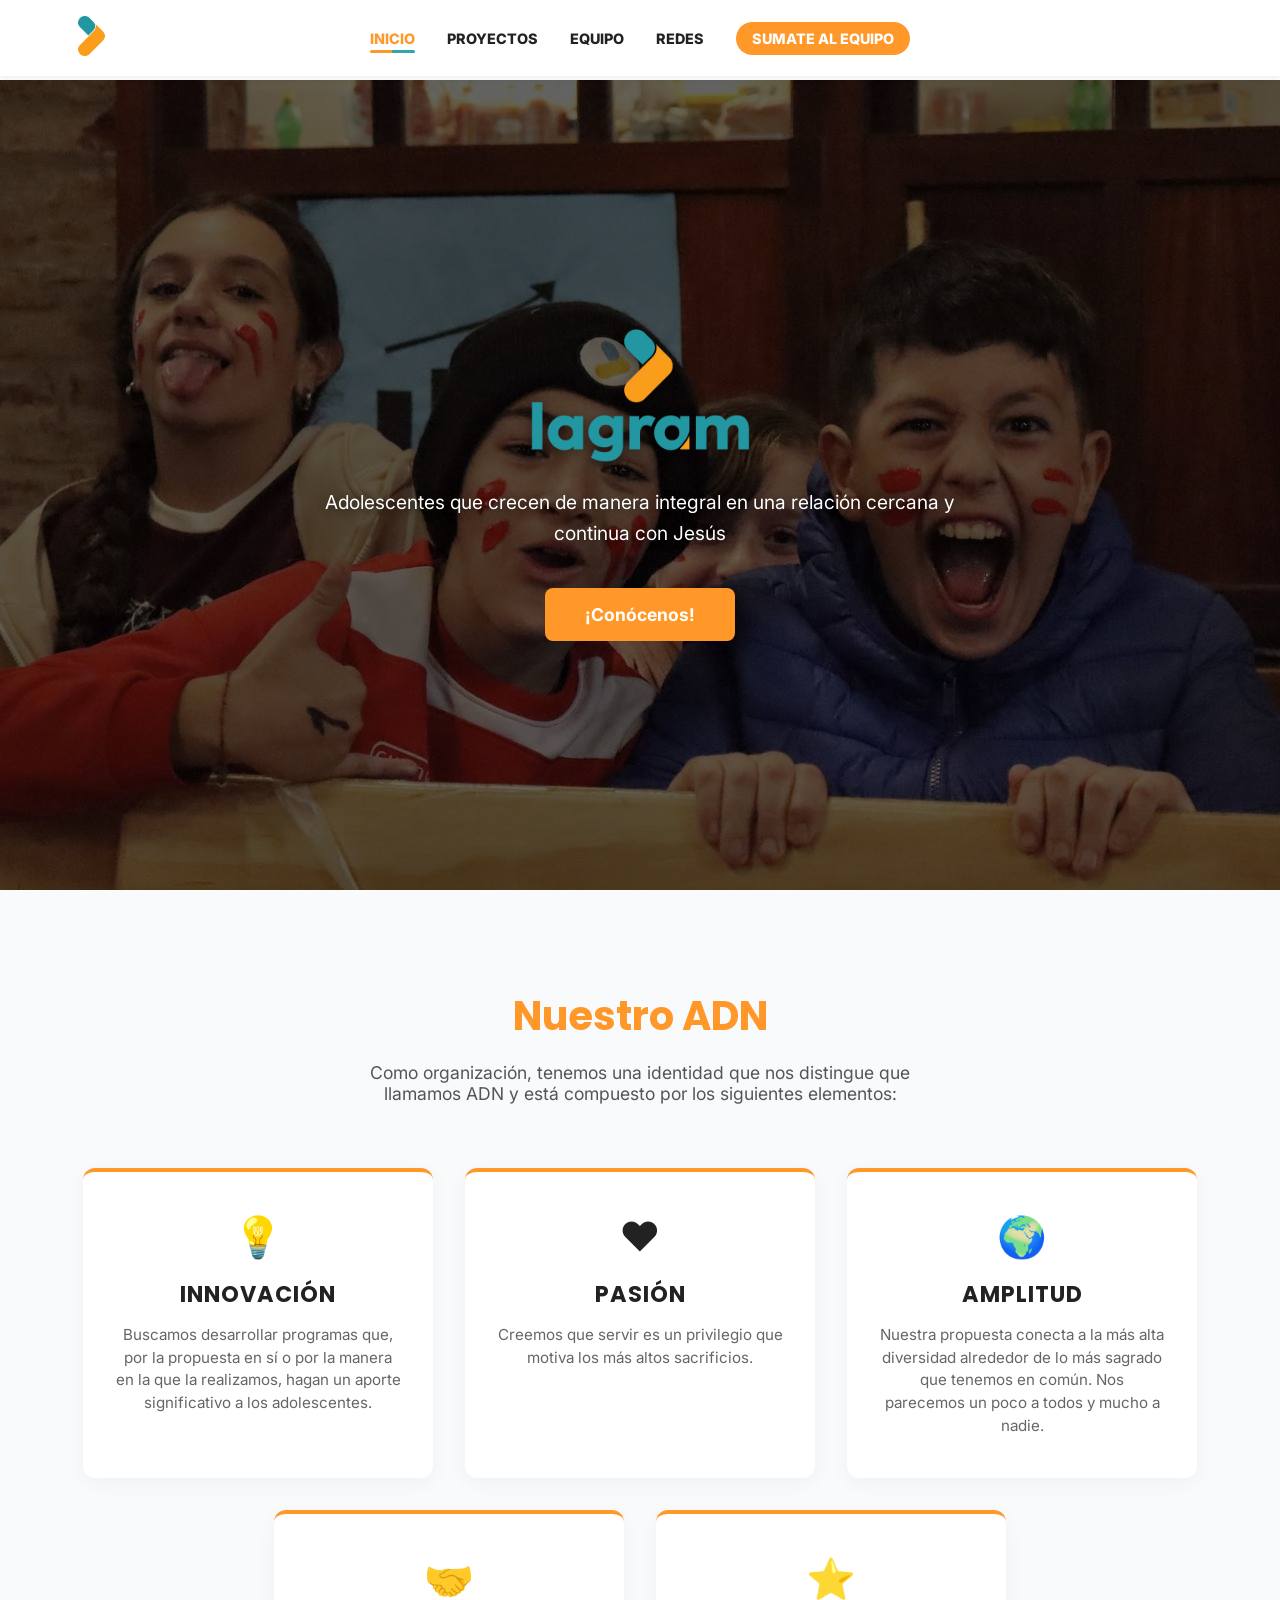
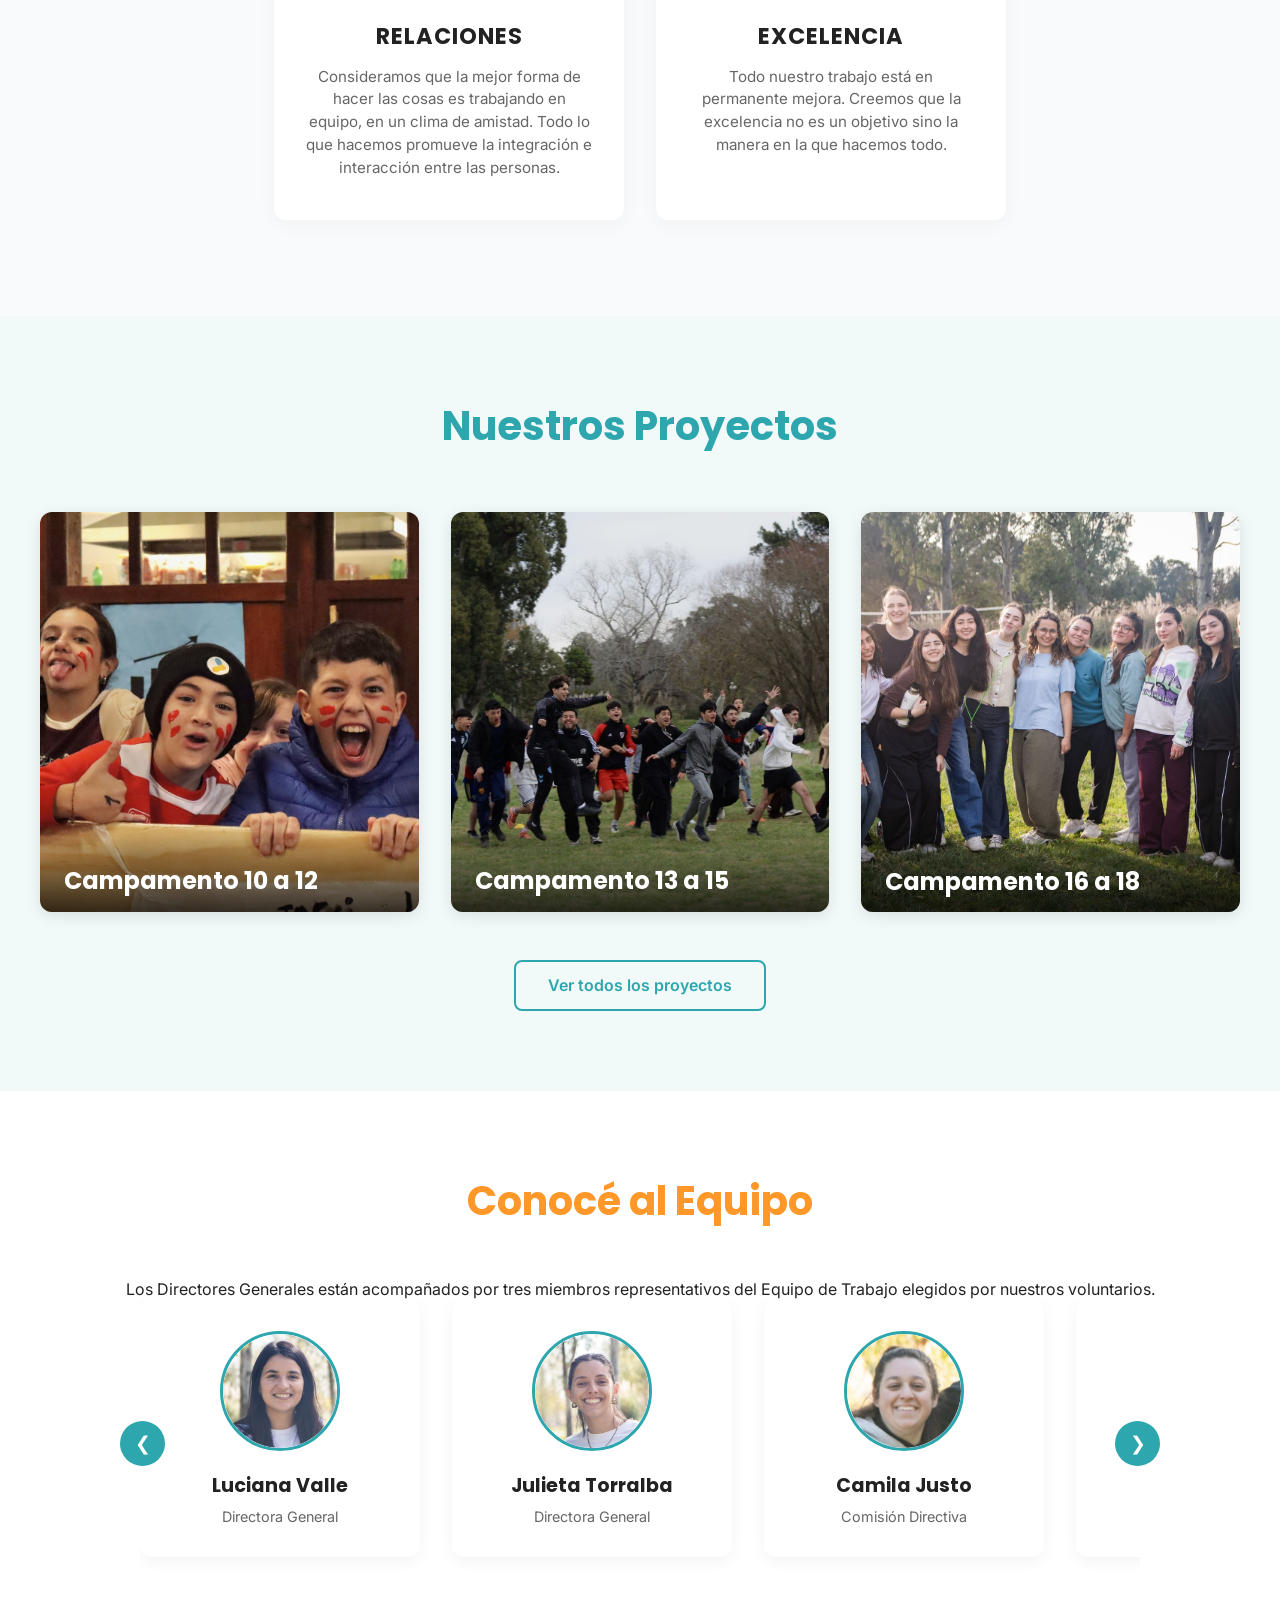
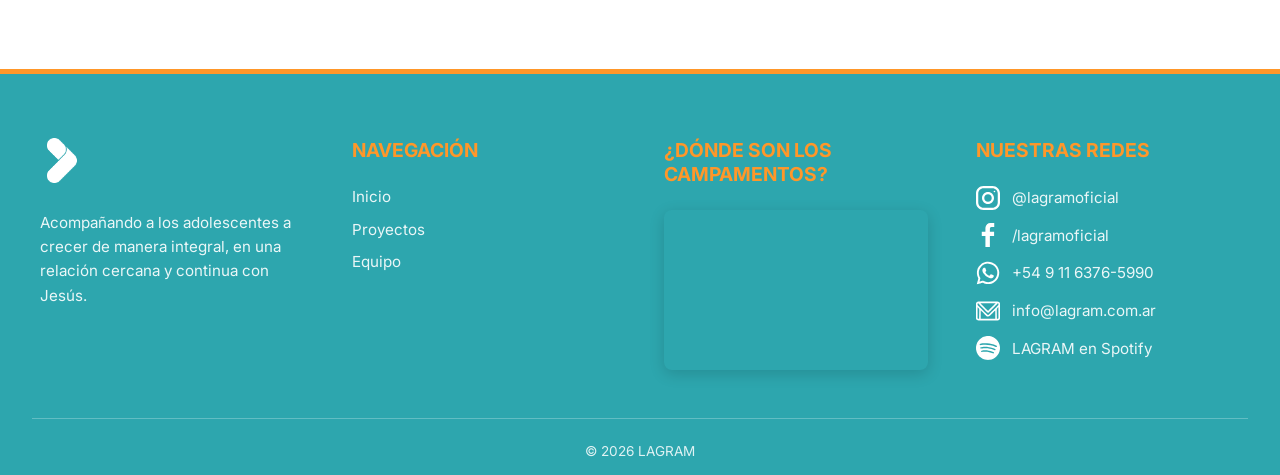
<file: index.html>
<!DOCTYPE html>
<html lang="es">

<head>
    <meta charset="UTF-8">
    <meta name="viewport" content="width=device-width, initial-scale=1.0">
    <meta name="description" content="Adolescentes que crecen de manera integral en una relación cercana y continua con Jesús. Campamentos para 10 a 12, 13 a 15, 16 a 18 y 22 a 26 años.">
    <meta property="og:title" content="LAGRAM">
    <meta property="og:description" content="Adolescentes que crecen de manera integral en una relación cercana y continua con Jesús. Campamentos para 10 a 12, 13 a 15, 16 a 18 y 22 a 26 años.">
    <meta property="og:type" content="website">
    <meta property="og:locale" content="es_AR">
    <meta name="theme-color" content="#2DA6AE">
    <title>LAGRAM</title>
    <link rel="icon" type="image/png" href="assets/img/iso.png">

    <link rel="preconnect" href="https://fonts.googleapis.com">
    <link rel="preconnect" href="https://fonts.gstatic.com" crossorigin>
    <link href="https://fonts.googleapis.com/css2?family=Inter:wght@300;400;600&family=Poppins:wght@800&display=swap"
        rel="stylesheet">

    <link rel="stylesheet" href="assets/css/variables.css">

    <link rel="stylesheet" href="assets/css/estilos.css">
</head>

<body>


 <header class="header">
    <div class="header__contenedor">
        <!-- Logo -->
        <a href="index.html" class="header__logo-link">
            <img src="assets/img/iso.png" alt="Logo de LAGRAM" class="header__logo">
        </a>

        <!-- Botón de Hamburguesa (Solo visible en mobile) -->
        <button class="header__hamburguesa" id="menu-btn" aria-label="Abrir menú" aria-expanded="false" aria-controls="menu-nav">
            <span class="header__hamburguesa-linea"></span>
            <span class="header__hamburguesa-linea"></span>
            <span class="header__hamburguesa-linea"></span>
        </button>

        <!-- Navegación -->
        <nav class="header__nav" id="menu-nav">
            <ul class="header__menu">
                <li><a href="index.html" class="header__link">Inicio</a></li>
                <li><a href="proyectos.html" class="header__link">Proyectos</a></li>
                <li><a href="equipo.html" class="header__link">Equipo</a></li>
                <li><a href="#footer" class="header__link">Redes</a></li>
                <li><a href="sumate.html" class="header__link header__link--destacado">Sumate al equipo</a></li>
            </ul>
        </nav>
    </div>
</header>


    <section class="hero" id="inicio">

        <video class="hero__video" autoplay loop muted playsinline poster="assets/img/10-12.jpg">
            <source src="assets/img/campamento-lagram.mp4" type="video/mp4">
        </video>

        <div class="hero__overlay"></div>

        <!-- Contenido y texto principal -->
        <div class="hero__contenido">
            
            <!-- NUEVO: Logo principal transparente sobre el video -->
            <img src="assets/img/logo-hero.png" alt="Logo de LAGRAM" class="hero__logo-grande">

            <h1 class="hero__subtitulo">Adolescentes que crecen de manera integral en una relación cercana y continua con
                Jesús</h1>
            
            <a href="equipo.html" class="hero__boton">¡Conócenos!</a>
        </div>

    </section>

    <!-- =========================================
   SECCIÓN ADN (Valores Estáticos)
========================================= -->
<section class="adn" id="adn">
    <div class="adn__header">
        <h2>Nuestro ADN</h2>
        <p>Como organización, tenemos una identidad que nos distingue que llamamos ADN y está compuesto por los siguientes elementos:</p>
    </div>

    <div class="adn__grid">
        
        <article class="adn__card">
            <!-- Podés reemplazar los emojis por íconos SVG o FontAwesome después -->
            <div class="adn__icono">💡</div>
            <h3 class="adn__titulo">Innovación</h3>
            <p class="adn__descripcion">Buscamos desarrollar programas que, por la propuesta en sí o por la manera en la que la realizamos, hagan un aporte significativo a los adolescentes.</p>
        </article>

        <article class="adn__card">
            <div class="adn__icono">❤️</div>
            <h3 class="adn__titulo">Pasión</h3>
            <p class="adn__descripcion">Creemos que servir es un privilegio que motiva los más altos sacrificios.</p>
        </article>

        <article class="adn__card">
            <div class="adn__icono">🌍</div>
            <h3 class="adn__titulo">Amplitud</h3>
            <p class="adn__descripcion">Nuestra propuesta conecta a la más alta diversidad alrededor de lo más sagrado que tenemos en común. Nos parecemos un poco a todos y mucho a nadie.</p>
        </article>

        <article class="adn__card">
            <div class="adn__icono">🤝</div>
            <h3 class="adn__titulo">Relaciones</h3>
            <p class="adn__descripcion">Consideramos que la mejor forma de hacer las cosas es trabajando en equipo, en un clima de amistad. Todo lo que hacemos promueve la integración e interacción entre las personas.</p>
        </article>

        <article class="adn__card">
            <div class="adn__icono">⭐</div>
            <h3 class="adn__titulo">Excelencia</h3>
            <p class="adn__descripcion">Todo nuestro trabajo está en permanente mejora. Creemos que la excelencia no es un objetivo sino la manera en la que hacemos todo.</p>
        </article>

    </div>
</section>
    <section class="proyectos" id="proyectos">
        <div class="proyectos__contenedor">
            <h2 class="proyectos__titulo-principal">Nuestros Proyectos</h2>

            <div class="proyectos__grid" id="grid-proyectos"></div>

            <div class="proyectos__ver-todos">
                <a href="proyectos.html" class="btn btn--secundario">Ver todos los proyectos</a>
            </div>

        </div>
    </section>
    <section class="equipo" id="equipo">
    <div class="equipo__contenedor">
        <h2 class="equipo__titulo">Conocé al Equipo</h2>
        <p class="equipo__descripcion">Los Directores Generales están acompañados por tres miembros representativos del Equipo de Trabajo elegidos por nuestros voluntarios.</p>

        <div class="carrusel">
            <button class="carrusel__btn carrusel__btn--prev" id="btn-prev" aria-label="Anterior">❮</button>

            <div class="carrusel__riel" id="carrusel-riel">

                <!-- Directoras Generales -->
                <a href="equipo.html#luciana-valle" class="miembro">
                    <img src="assets/img/luli.png" alt="Luciana Valle" class="miembro__foto">
                    <h3 class="miembro__nombre">Luciana Valle</h3>
                    <p class="miembro__rol">Directora General</p>
                </a>

                <a href="equipo.html#julieta-torralba" class="miembro">
                    <img src="assets/img/juli.png" alt="Julieta Torralba" class="miembro__foto">
                    <h3 class="miembro__nombre">Julieta Torralba</h3>
                    <p class="miembro__rol">Directora General</p>
                </a>

                <!-- Comisión Directiva -->
                <a href="equipo.html#camila-justo" class="miembro">
                    <img src="assets/img/cami.png" alt="Camila Justo" class="miembro__foto">
                    <h3 class="miembro__nombre">Camila Justo</h3>
                    <p class="miembro__rol">Comisión Directiva</p>
                </a>

                <a href="equipo.html#lucas-turriaga" class="miembro">
                    <img src="assets/img/turri.png" alt="Lucas Turriaga" class="miembro__foto">
                    <h3 class="miembro__nombre">Lucas Turriaga</h3>
                    <p class="miembro__rol">Comisión Directiva</p>
                </a>

                <a href="equipo.html#martina-valle" class="miembro">
                    <img src="assets/img/martu.png" alt="Martina Valle" class="miembro__foto">
                    <h3 class="miembro__nombre">Martina Valle</h3>
                    <p class="miembro__rol">Comisión Directiva</p>
                </a>

            </div>

            <button class="carrusel__btn carrusel__btn--next" id="btn-next" aria-label="Siguiente">❯</button>
        </div>
    </div>
</section>

   <footer class="footer" id="footer">
        <div class="footer__contenedor">

            <div class="footer__columna">
                <img src="assets/img/iso.png" alt="Logo LAGRAM" class="footer__logo">
                <p class="footer__descripcion">Acompañando a los adolescentes a crecer de manera integral, en una
                    relación cercana y continua con Jesús.</p>
            </div>

            <div class="footer__columna">
                <h4 class="footer__titulo">Navegación</h4>
                <ul class="footer__links">
                    <li><a href="index.html">Inicio</a></li>
                    <li><a href="proyectos.html">Proyectos</a></li>
                    <li><a href="equipo.html">Equipo</a></li>
                </ul>
            </div>

            <!-- Columna 3: El Mapa -->
            <div class="footer__columna">
                <h4 class="footer__titulo">¿Dónde son los campamentos?</h4>
                <div class="footer__mapa">
                    <iframe
                        src="https://www.google.com/maps/embed?pb=!1m18!1m12!1m3!1d3270.274318870614!2d-58.596475151065064!3d-34.949732598355894!2m3!1f0!2f0!3f0!3m2!1i1024!2i768!4f13.1!3m3!1m2!1s0x95bcd87e0a44ce57%3A0x9e309571b2313253!2sParque%20Cristiano%20El%20Sembrador!5e0!3m2!1ses-419!2sar!4v1786031067845!5m2!1ses-419!2sar"
                        width="600" height="450" style="border:0;" allowfullscreen="" loading="lazy"
                        referrerpolicy="no-referrer-when-downgrade">
                    </iframe>
                </div>
            </div>

            <!-- Columna 4: Redes y Contacto -->
            <div class="footer__columna">
                <h4 class="footer__titulo">Nuestras Redes</h4>

                <div class="footer__social footer__social--vertical">
                    <a href="https://www.instagram.com/lagramoficial" target="_blank" rel="noopener">
                        <img src="assets/img/instagram.svg" alt="" aria-hidden="true">
                        <span>@lagramoficial</span>
                    </a>
                    <a href="https://www.facebook.com/lagramoficial" target="_blank" rel="noopener">
                        <img src="assets/img/facebook-footer.svg" alt="" aria-hidden="true">
                        <span>/lagramoficial</span>
                    </a>
                    <a href="https://wa.me/5491163765990" target="_blank" rel="noopener">
                        <img src="assets/img/whatsapp-footer.svg" alt="" aria-hidden="true">
                        <span>+54 9 11 6376-5990</span>
                    </a>
                    <a href="mailto:info@lagram.com.ar">
                        <img src="assets/img/gmail-footer.svg" alt="" aria-hidden="true">
                        <span>info@lagram.com.ar</span>
                    </a>
                    <a href="https://open.spotify.com/user/lagramoficial?si=a2e627d1a4cd45a8" target="_blank" rel="noopener">
                        <img src="assets/img/spotify-footer.svg" alt="" aria-hidden="true">
                        <span>LAGRAM en Spotify</span>
                    </a>
                </div>
            </div>

        </div>

        <div class="footer__copyright">
            <p>&copy; 2026 LAGRAM</p>
        </div>
    </footer>

    <!-- =========================================
         POP-UP DE NOVEDADES (Multipropósito)
    ========================================= -->
    <div class="popup-overlay" id="popup-novedades">
        <div class="popup-contenedor">
            
            <!-- Botón de cerrar -->
            <button class="popup-cerrar" id="btn-cerrar-popup" aria-label="Cerrar ventana">&times;</button>

            <!-- Imagen representativa (se puede cambiar luego por JS) -->
            <div class="popup-imagen">
                <!-- Usá una imagen genérica de Lagram por ahora -->
                <img src="assets/img/popup-banner.png" alt="Novedades LAGRAM" id="popup-img">
            </div>

            <!-- Textos vacíos listos para ser llenados por JavaScript -->
            <div class="popup-contenido">
                <h3 class="popup-titulo" id="popup-titulo">Cargando...</h3>
                <p class="popup-texto" id="popup-texto">Buscando las últimas novedades...</p>
                <a href="#" class="btn-primario popup-btn" id="popup-btn">Saber más</a>
            </div>

        </div>
    </div>

    <script src="js/datos.js"></script>
    <script src="js/script.js"></script>
</body>
</html>
</file>
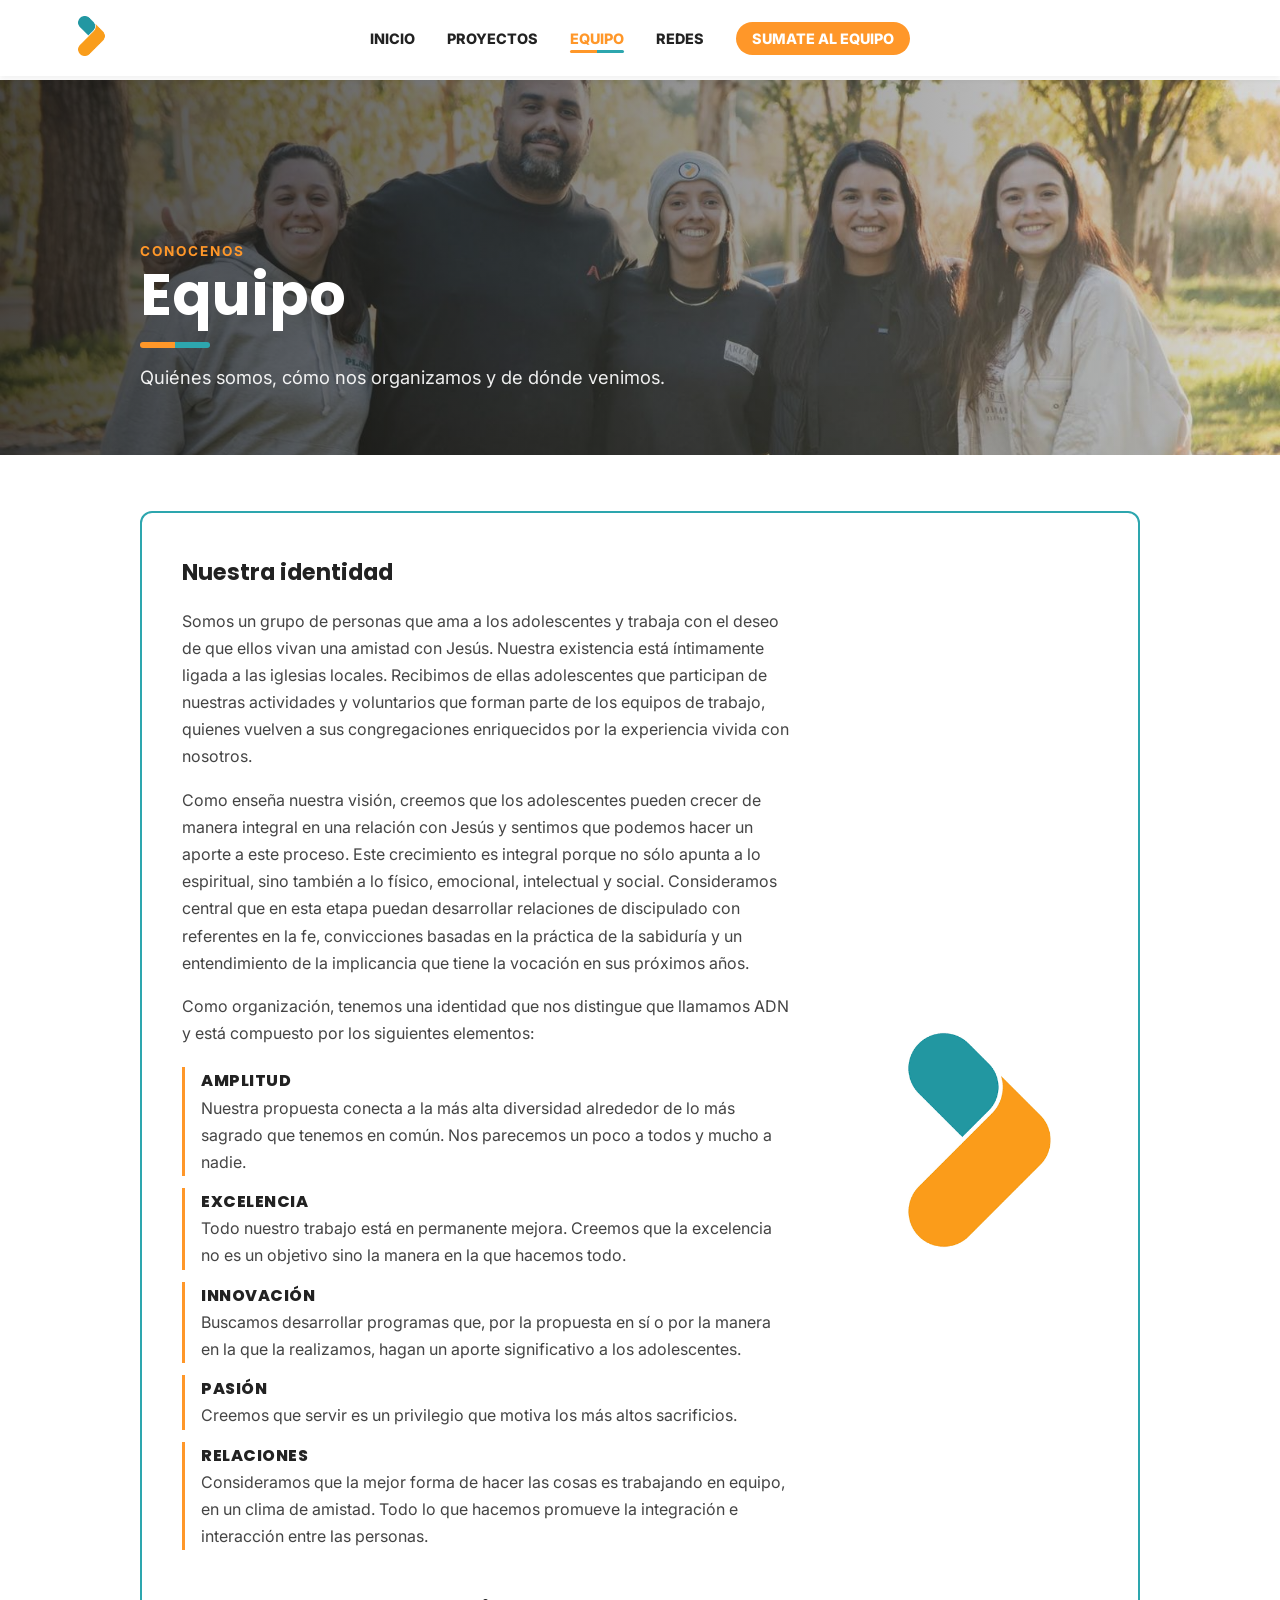
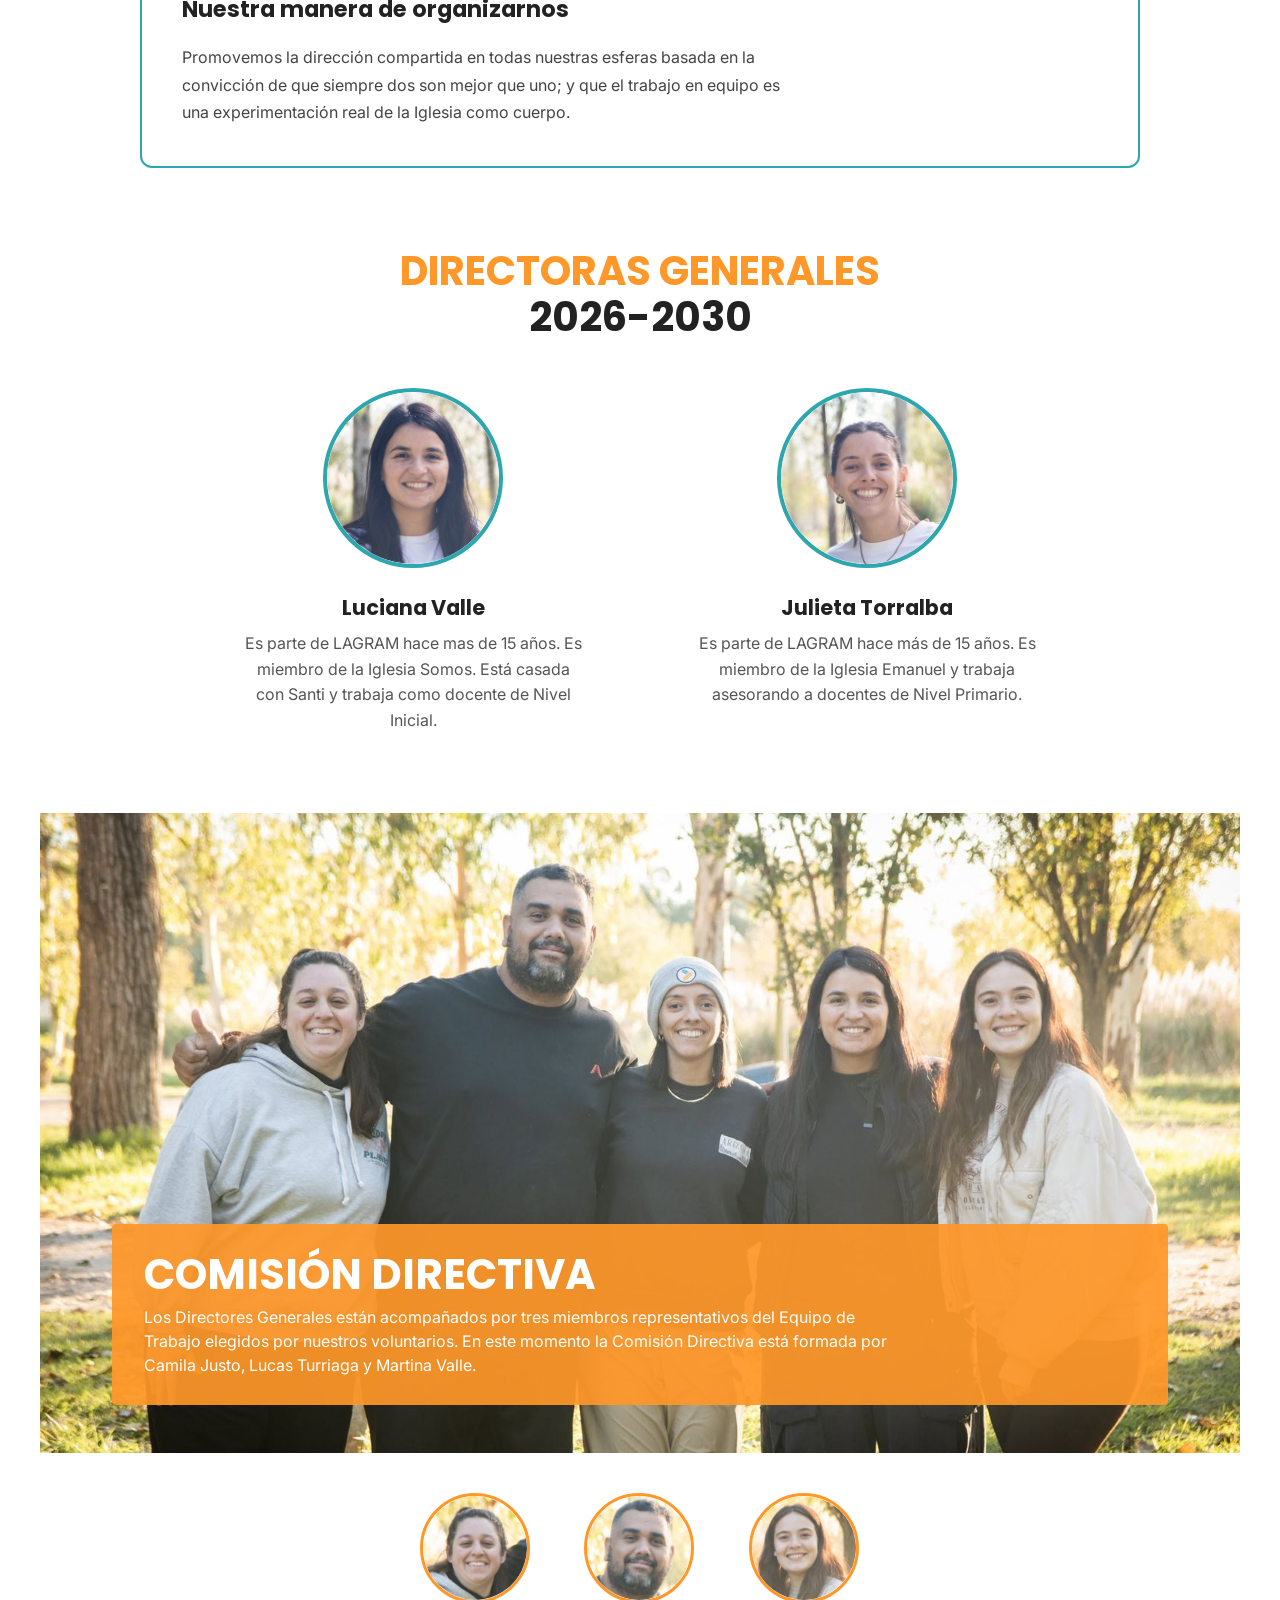
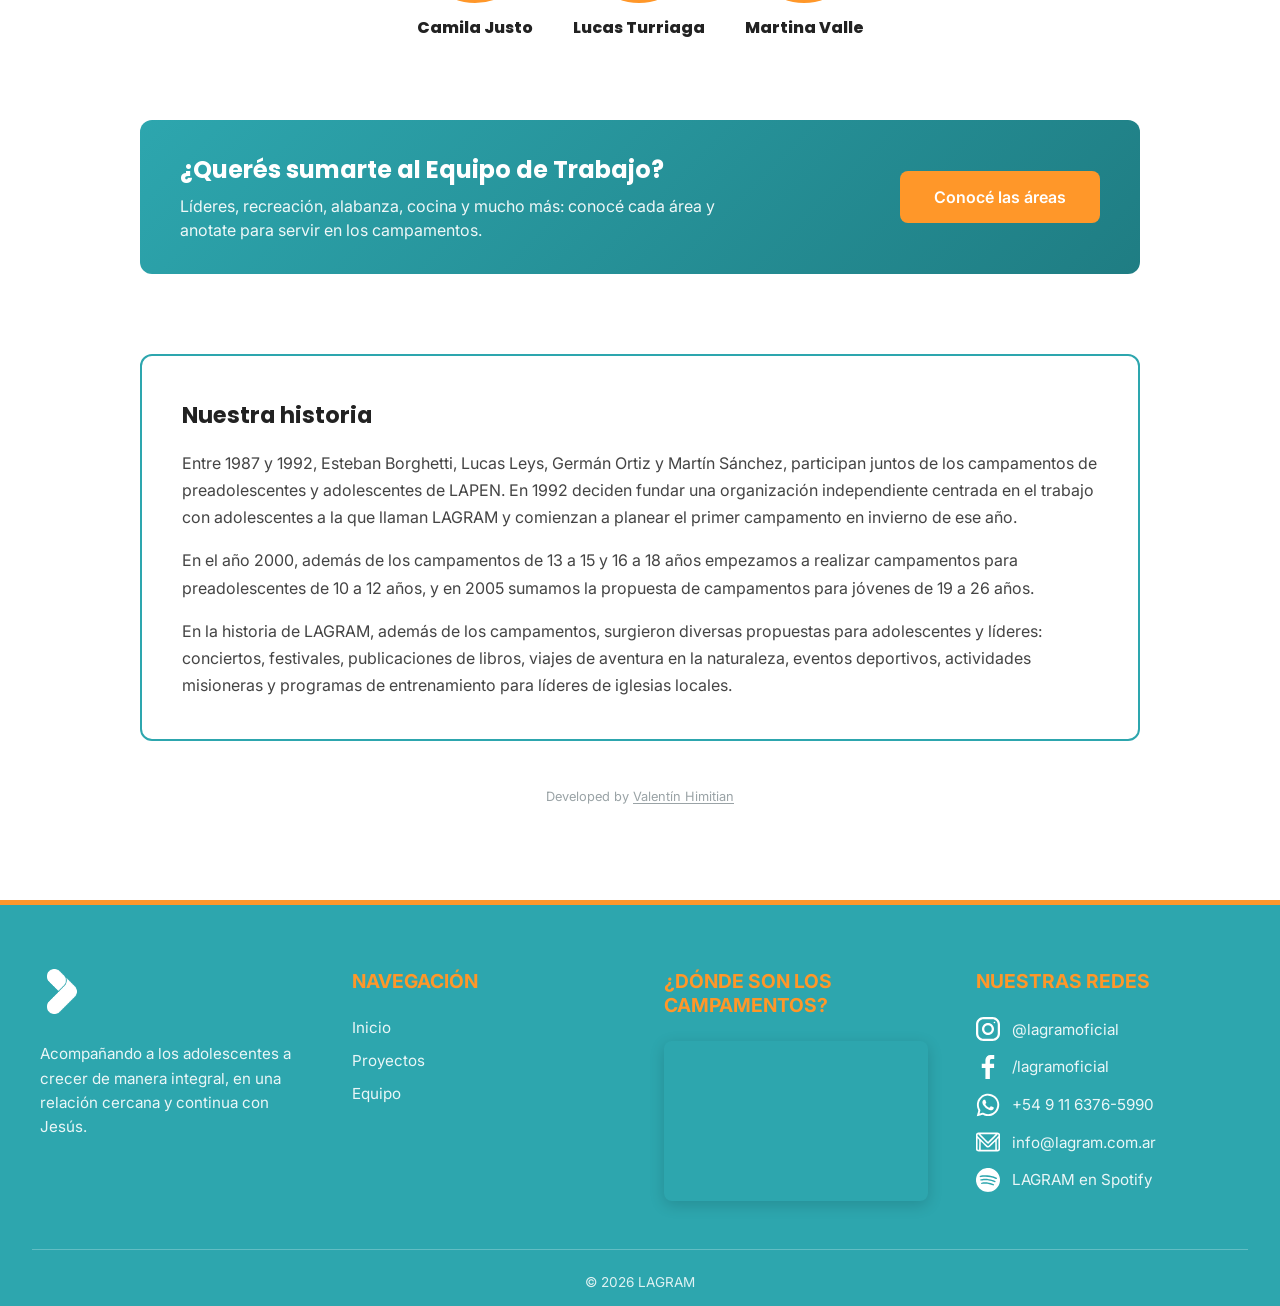
<file: equipo.html>
<!DOCTYPE html>
<html lang="es">
<head>
    <meta charset="UTF-8">
    <meta name="viewport" content="width=device-width, initial-scale=1.0">
    <meta name="description" content="Nuestra identidad, nuestro ADN, las Directoras Generales, la Comisión Directiva y la historia de LAGRAM desde 1992.">
    <meta property="og:title" content="Equipo | LAGRAM">
    <meta property="og:description" content="Nuestra identidad, nuestro ADN, las Directoras Generales, la Comisión Directiva y la historia de LAGRAM desde 1992.">
    <meta property="og:type" content="website">
    <meta property="og:locale" content="es_AR">
    <meta name="theme-color" content="#2DA6AE">
    <title>Equipo | LAGRAM</title>
    <link rel="icon" type="image/png" href="assets/img/iso.png">

    <link rel="preconnect" href="https://fonts.googleapis.com">
    <link rel="preconnect" href="https://fonts.gstatic.com" crossorigin>

    <link href="https://fonts.googleapis.com/css2?family=Inter:wght@300;400;600&family=Poppins:wght@800&display=swap" rel="stylesheet">
    <link rel="stylesheet" href="assets/css/variables.css">
    
    <link rel="stylesheet" href="assets/css/estilos.css">
</head>
<body>

    
 <header class="header">
    <div class="header__contenedor">
        <!-- Logo -->
        <a href="index.html" class="header__logo-link">
            <img src="assets/img/iso.png" alt="Logo de LAGRAM" class="header__logo">
        </a>

        <!-- Botón de Hamburguesa (Solo visible en mobile) -->
        <button class="header__hamburguesa" id="menu-btn" aria-label="Abrir menú" aria-expanded="false" aria-controls="menu-nav">
            <span class="header__hamburguesa-linea"></span>
            <span class="header__hamburguesa-linea"></span>
            <span class="header__hamburguesa-linea"></span>
        </button>

        <!-- Navegación -->
        <nav class="header__nav" id="menu-nav">
            <ul class="header__menu">
                <li><a href="index.html" class="header__link">Inicio</a></li>
                <li><a href="proyectos.html" class="header__link">Proyectos</a></li>
                <li><a href="equipo.html" class="header__link">Equipo</a></li>
                <li><a href="#footer" class="header__link">Redes</a></li>
                <li><a href="sumate.html" class="header__link header__link--destacado">Sumate al equipo</a></li>
            </ul>
        </nav>
    </div>
</header>

    <main class="pagina-equipo">

        <!-- Encabezado con foto: se cambia la foto en background-image y el encuadre vertical en background-position -->
        <section class="encabezado" style="background-image: url('assets/img/comision.jpg'); background-position: center 35%;">
            <div class="encabezado__contenido">
                <span class="encabezado__etiqueta">Conocenos</span>
                <h1 class="encabezado__titulo">Equipo</h1>
                <p class="encabezado__texto">Quiénes somos, cómo nos organizamos y de dónde venimos.</p>
            </div>
        </section>

        <!-- =========================================
             NUESTRA IDENTIDAD
        ========================================= -->
        <section class="equipo-bloque equipo-identidad" id="identidad">
            <div class="equipo-identidad__texto">
                <h2 class="equipo-bloque__titulo">Nuestra identidad</h2>

                <p>Somos un grupo de personas que ama a los adolescentes y trabaja con el deseo de que ellos vivan una amistad con Jesús. Nuestra existencia está íntimamente ligada a las iglesias locales. Recibimos de ellas adolescentes que participan de nuestras actividades y voluntarios que forman parte de los equipos de trabajo, quienes vuelven a sus congregaciones enriquecidos por la experiencia vivida con nosotros.</p>

                <p>Como enseña nuestra visión, creemos que los adolescentes pueden crecer de manera integral en una relación con Jesús y sentimos que podemos hacer un aporte a este proceso. Este crecimiento es integral porque no sólo apunta a lo espiritual, sino también a lo físico, emocional, intelectual y social. Consideramos central que en esta etapa puedan desarrollar relaciones de discipulado con referentes en la fe, convicciones basadas en la práctica de la sabiduría y un entendimiento de la implicancia que tiene la vocación en sus próximos años.</p>

                <p>Como organización, tenemos una identidad que nos distingue que llamamos ADN y está compuesto por los siguientes elementos:</p>

                <dl class="equipo-adn">
                    <div><dt>Amplitud</dt><dd>Nuestra propuesta conecta a la más alta diversidad alrededor de lo más sagrado que tenemos en común. Nos parecemos un poco a todos y mucho a nadie.</dd></div>
                    <div><dt>Excelencia</dt><dd>Todo nuestro trabajo está en permanente mejora. Creemos que la excelencia no es un objetivo sino la manera en la que hacemos todo.</dd></div>
                    <div><dt>Innovación</dt><dd>Buscamos desarrollar programas que, por la propuesta en sí o por la manera en la que la realizamos, hagan un aporte significativo a los adolescentes.</dd></div>
                    <div><dt>Pasión</dt><dd>Creemos que servir es un privilegio que motiva los más altos sacrificios.</dd></div>
                    <div><dt>Relaciones</dt><dd>Consideramos que la mejor forma de hacer las cosas es trabajando en equipo, en un clima de amistad. Todo lo que hacemos promueve la integración e interacción entre las personas.</dd></div>
                </dl>

                <h2 class="equipo-bloque__titulo">Nuestra manera de organizarnos</h2>
                <p>Promovemos la dirección compartida en todas nuestras esferas basada en la convicción de que siempre dos son mejor que uno; y que el trabajo en equipo es una experimentación real de la Iglesia como cuerpo.</p>
            </div>

            <img src="assets/img/logo-lagram.png" alt="" class="equipo-identidad__logo">
        </section>

        <!-- =========================================
             DIRECTORAS GENERALES
        ========================================= -->
        <section class="equipo-directoras" id="directoras">
            <h2 class="equipo-seccion__titulo">Directoras Generales <span>2026-2030</span></h2>

            <div class="equipo-directoras__grid">
                <article class="directora" id="luciana-valle">
                    <img src="assets/img/luli.png" alt="Luciana Valle" class="directora__foto">
                    <h3 class="directora__nombre">Luciana Valle</h3>
                    <p class="directora__bio">Es parte de LAGRAM hace mas de 15 años. Es miembro de la Iglesia Somos. Está casada con Santi y trabaja como docente de Nivel Inicial.</p>
                </article>

                <article class="directora" id="julieta-torralba">
                    <img src="assets/img/juli.png" alt="Julieta Torralba" class="directora__foto">
                    <h3 class="directora__nombre">Julieta Torralba</h3>
                    <p class="directora__bio">Es parte de LAGRAM hace más de 15 años. Es miembro de la Iglesia Emanuel y trabaja asesorando a docentes de Nivel Primario.</p>
                </article>
            </div>
        </section>

        <!-- =========================================
             COMISIÓN DIRECTIVA
        ========================================= -->
        <section class="equipo-comision" id="comision">
            <div class="equipo-comision__foto">
                <img src="assets/img/comision.jpg" alt="Directoras Generales y Comisión Directiva de LAGRAM" loading="lazy">
                <div class="equipo-comision__panel">
                    <h2>Comisión Directiva</h2>
                    <p>Los Directores Generales están acompañados por tres miembros representativos del Equipo de Trabajo elegidos por nuestros voluntarios. En este momento la Comisión Directiva está formada por Camila Justo, Lucas Turriaga y Martina Valle.</p>
                </div>
            </div>

            <div class="equipo-comision__miembros">
                <article class="miembro-mini" id="camila-justo">
                    <img src="assets/img/cami.png" alt="Camila Justo">
                    <span>Camila Justo</span>
                </article>
                <article class="miembro-mini" id="lucas-turriaga">
                    <img src="assets/img/turri.png" alt="Lucas Turriaga">
                    <span>Lucas Turriaga</span>
                </article>
                <article class="miembro-mini" id="martina-valle">
                    <img src="assets/img/martu.png" alt="Martina Valle">
                    <span>Martina Valle</span>
                </article>
            </div>
        </section>

        <!-- =========================================
             SUMATE AL EQUIPO (acceso a sumate.html)
        ========================================= -->
        <section class="equipo-sumate">
            <div class="equipo-sumate__contenido">
                <h2>¿Querés sumarte al Equipo de Trabajo?</h2>
                <p>Líderes, recreación, alabanza, cocina y mucho más: conocé cada área y anotate para servir en los campamentos.</p>
            </div>
            <a href="sumate.html" class="btn btn--primario">Conocé las áreas</a>
        </section>

        <!-- =========================================
             NUESTRA HISTORIA
        ========================================= -->
        <section class="equipo-bloque equipo-historia" id="historia">
            <h2 class="equipo-bloque__titulo">Nuestra historia</h2>

            <p>Entre 1987 y 1992, Esteban Borghetti, Lucas Leys, Germán Ortiz y Martín Sánchez, participan juntos de los campamentos de preadolescentes y adolescentes de LAPEN. En 1992 deciden fundar una organización independiente centrada en el trabajo con adolescentes a la que llaman LAGRAM y comienzan a planear el primer campamento en invierno de ese año.</p>

            <p>En el año 2000, además de los campamentos de 13 a 15 y 16 a 18 años empezamos a realizar campamentos para preadolescentes de 10 a 12 años, y en 2005 sumamos la propuesta de campamentos para jóvenes de 19 a 26 años.</p>

            <p>En la historia de LAGRAM, además de los campamentos, surgieron diversas propuestas para adolescentes y líderes: conciertos, festivales, publicaciones de libros, viajes de aventura en la naturaleza, eventos deportivos, actividades misioneras y programas de entrenamiento para líderes de iglesias locales.</p>
        </section>

        <!-- Crédito del desarrollo de la web (solo en esta página, discreto) -->
        <p class="credito-web">
            Developed by <a href="https://www.linkedin.com/in/valent%C3%ADn-himitian" target="_blank" rel="noopener">Valentín Himitian</a>
        </p>

    </main>


    <footer class="footer" id="footer">
        <div class="footer__contenedor">

            <div class="footer__columna">
                <img src="assets/img/iso.png" alt="Logo LAGRAM" class="footer__logo">
                <p class="footer__descripcion">Acompañando a los adolescentes a crecer de manera integral, en una
                    relación cercana y continua con Jesús.</p>
            </div>

            <div class="footer__columna">
                <h4 class="footer__titulo">Navegación</h4>
                <ul class="footer__links">
                    <li><a href="index.html">Inicio</a></li>
                    <li><a href="proyectos.html">Proyectos</a></li>
                    <li><a href="equipo.html">Equipo</a></li>
                </ul>
            </div>

            <!-- Columna 3: El Mapa -->
            <div class="footer__columna">
                <h4 class="footer__titulo">¿Dónde son los campamentos?</h4>
                <div class="footer__mapa">
                    <iframe
                        src="https://www.google.com/maps/embed?pb=!1m18!1m12!1m3!1d3270.274318870614!2d-58.596475151065064!3d-34.949732598355894!2m3!1f0!2f0!3f0!3m2!1i1024!2i768!4f13.1!3m3!1m2!1s0x95bcd87e0a44ce57%3A0x9e309571b2313253!2sParque%20Cristiano%20El%20Sembrador!5e0!3m2!1ses-419!2sar!4v1786031067845!5m2!1ses-419!2sar"
                        width="600" height="450" style="border:0;" allowfullscreen="" loading="lazy"
                        referrerpolicy="no-referrer-when-downgrade">
                    </iframe>
                </div>
            </div>

            <!-- Columna 4: Redes y Contacto -->
            <div class="footer__columna">
                <h4 class="footer__titulo">Nuestras Redes</h4>

                <div class="footer__social footer__social--vertical">
                    <a href="https://www.instagram.com/lagramoficial" target="_blank" rel="noopener">
                        <img src="assets/img/instagram.svg" alt="" aria-hidden="true">
                        <span>@lagramoficial</span>
                    </a>
                    <a href="https://www.facebook.com/lagramoficial" target="_blank" rel="noopener">
                        <img src="assets/img/facebook-footer.svg" alt="" aria-hidden="true">
                        <span>/lagramoficial</span>
                    </a>
                    <a href="https://wa.me/5491163765990" target="_blank" rel="noopener">
                        <img src="assets/img/whatsapp-footer.svg" alt="" aria-hidden="true">
                        <span>+54 9 11 6376-5990</span>
                    </a>
                    <a href="mailto:info@lagram.com.ar">
                        <img src="assets/img/gmail-footer.svg" alt="" aria-hidden="true">
                        <span>info@lagram.com.ar</span>
                    </a>
                    <a href="https://open.spotify.com/user/lagramoficial?si=a2e627d1a4cd45a8" target="_blank" rel="noopener">
                        <img src="assets/img/spotify-footer.svg" alt="" aria-hidden="true">
                        <span>LAGRAM en Spotify</span>
                    </a>
                </div>
            </div>

        </div>

        <div class="footer__copyright">
            <p>&copy; 2026 LAGRAM</p>
        </div>
    </footer>

    <script src="js/datos.js"></script>
    <script src="js/script.js"></script>
</body>
</html>
</file>
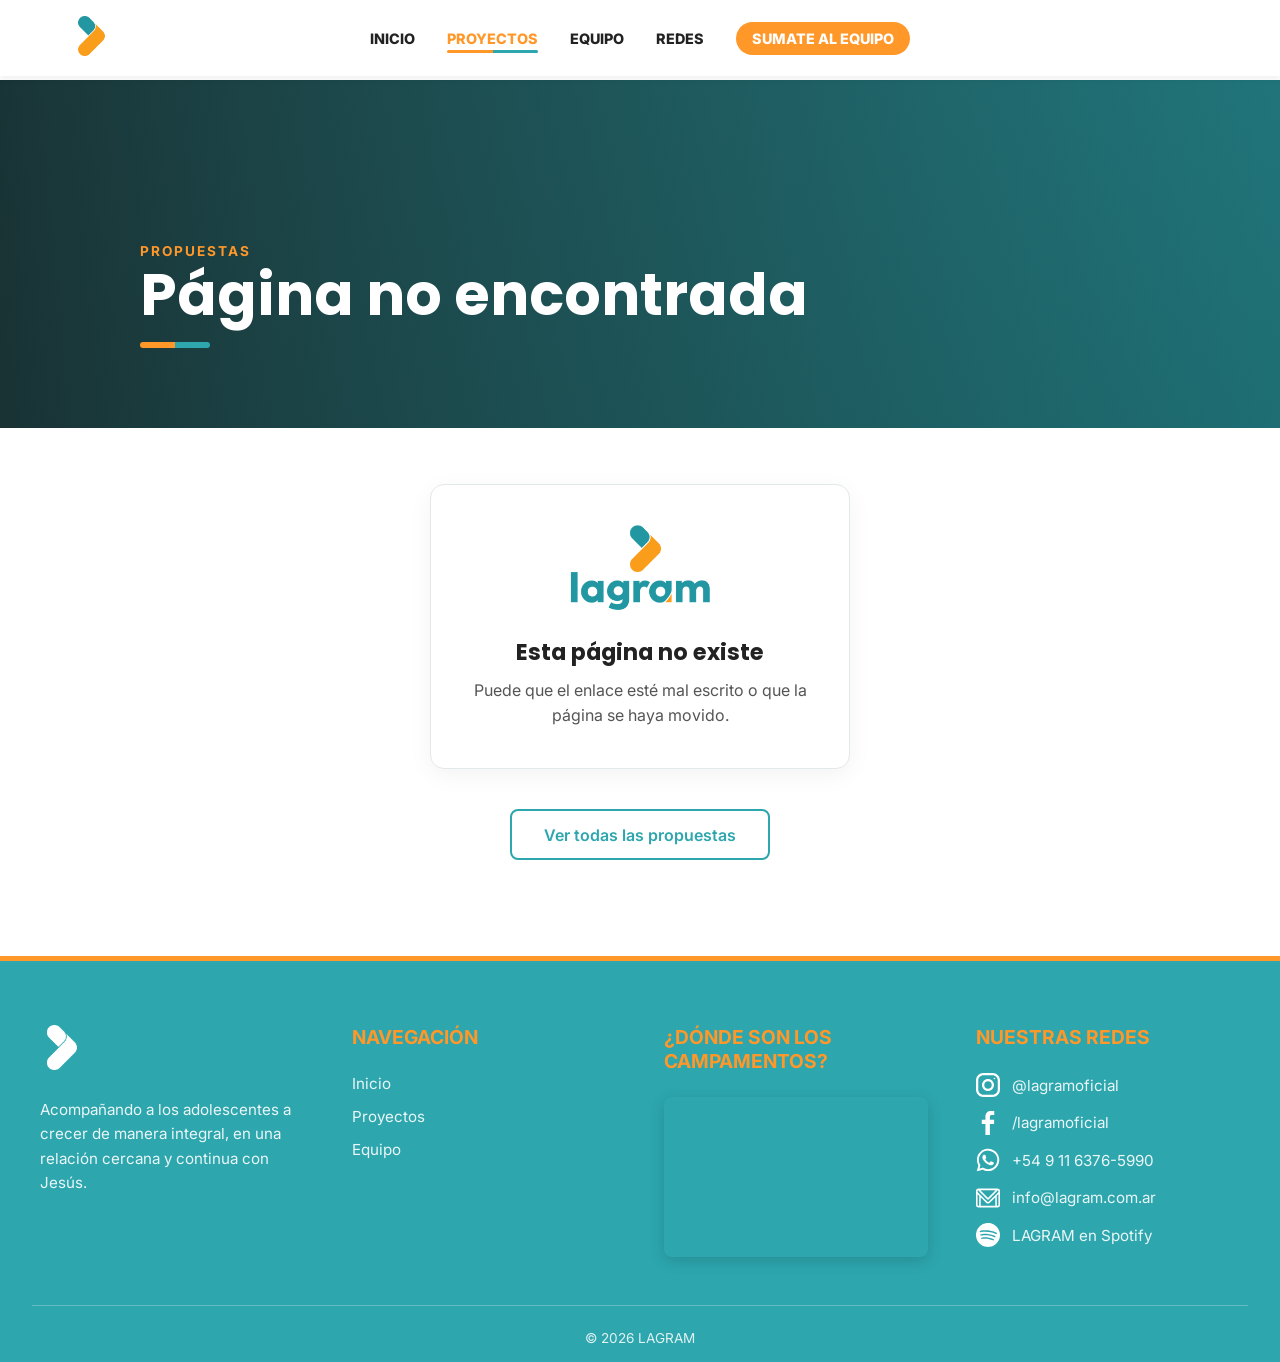
<file: evento.html>
<!DOCTYPE html>
<html lang="es">
<head>
    <meta charset="UTF-8">
    <meta name="viewport" content="width=device-width, initial-scale=1.0">
    <meta name="description" content="Las propuestas de LAGRAM: ExpoCarreras, Picnic, Feriadito y más.">
    <meta property="og:title" content="Propuestas | LAGRAM">
    <meta property="og:description" content="Las propuestas de LAGRAM: ExpoCarreras, Picnic, Feriadito y más.">
    <meta property="og:type" content="website">
    <meta property="og:locale" content="es_AR">
    <meta name="theme-color" content="#2DA6AE">
    <title>Propuestas | LAGRAM</title>
    <link rel="icon" type="image/png" href="assets/img/iso.png">

    <link rel="preconnect" href="https://fonts.googleapis.com">
    <link rel="preconnect" href="https://fonts.gstatic.com" crossorigin>

    <link href="https://fonts.googleapis.com/css2?family=Inter:wght@300;400;600&family=Poppins:wght@800&display=swap" rel="stylesheet">
    <link rel="stylesheet" href="assets/css/variables.css">
    
    <link rel="stylesheet" href="assets/css/estilos.css">
</head>
<body>

    
 <header class="header">
    <div class="header__contenedor">
        <!-- Logo -->
        <a href="index.html" class="header__logo-link">
            <img src="assets/img/iso.png" alt="Logo de LAGRAM" class="header__logo">
        </a>

        <!-- Botón de Hamburguesa (Solo visible en mobile) -->
        <button class="header__hamburguesa" id="menu-btn" aria-label="Abrir menú" aria-expanded="false" aria-controls="menu-nav">
            <span class="header__hamburguesa-linea"></span>
            <span class="header__hamburguesa-linea"></span>
            <span class="header__hamburguesa-linea"></span>
        </button>

        <!-- Navegación -->
        <nav class="header__nav" id="menu-nav">
            <ul class="header__menu">
                <li><a href="index.html" class="header__link">Inicio</a></li>
                <li><a href="proyectos.html" class="header__link">Proyectos</a></li>
                <li><a href="equipo.html" class="header__link">Equipo</a></li>
                <li><a href="#footer" class="header__link">Redes</a></li>
                <li><a href="sumate.html" class="header__link header__link--destacado">Sumate al equipo</a></li>
            </ul>
        </nav>
    </div>
</header>

    <main class="pagina-evento">

        <!-- Encabezado: foto, etiqueta, título y texto los completa js/evento.js -->
        <section class="encabezado" id="evento-encabezado">
            <div class="encabezado__contenido">
                <span class="encabezado__etiqueta" id="evento-etiqueta">Propuestas</span>
                <h1 class="encabezado__titulo" id="evento-titulo">LAGRAM</h1>
                <p class="encabezado__texto" id="evento-texto"></p>
            </div>
        </section>

        <div class="inscripcion">

            <!-- Aviso: "ya no se realiza" o "próxima edición a confirmar" -->
            <div class="inscripcion-aviso inscripcion-aviso--destacado" id="evento-aviso" hidden></div>

            <!-- Preguntas y respuestas (desde js/detalles.js) -->
            <aside class="inscripcion-info" id="evento-info" hidden></aside>

            <!-- Cartel cuando no hay información o la propuesta no existe -->
            <section class="cartel-vacio" id="evento-vacio" hidden>
                <img src="assets/img/logo-hero.png" alt="LAGRAM" class="cartel-vacio__logo">
                <h2 class="cartel-vacio__titulo" id="vacio-titulo"></h2>
                <p class="cartel-vacio__texto" id="vacio-texto"></p>
            </section>

            <div class="evento-volver">
                <a href="proyectos.html" class="btn btn--secundario">Ver todas las propuestas</a>
            </div>
        </div>
    </main>


    <footer class="footer" id="footer">
        <div class="footer__contenedor">

            <div class="footer__columna">
                <img src="assets/img/iso.png" alt="Logo LAGRAM" class="footer__logo">
                <p class="footer__descripcion">Acompañando a los adolescentes a crecer de manera integral, en una
                    relación cercana y continua con Jesús.</p>
            </div>

            <div class="footer__columna">
                <h4 class="footer__titulo">Navegación</h4>
                <ul class="footer__links">
                    <li><a href="index.html">Inicio</a></li>
                    <li><a href="proyectos.html">Proyectos</a></li>
                    <li><a href="equipo.html">Equipo</a></li>
                </ul>
            </div>

            <!-- Columna 3: El Mapa -->
            <div class="footer__columna">
                <h4 class="footer__titulo">¿Dónde son los campamentos?</h4>
                <div class="footer__mapa">
                    <iframe
                        src="https://www.google.com/maps/embed?pb=!1m18!1m12!1m3!1d3270.274318870614!2d-58.596475151065064!3d-34.949732598355894!2m3!1f0!2f0!3f0!3m2!1i1024!2i768!4f13.1!3m3!1m2!1s0x95bcd87e0a44ce57%3A0x9e309571b2313253!2sParque%20Cristiano%20El%20Sembrador!5e0!3m2!1ses-419!2sar!4v1786031067845!5m2!1ses-419!2sar"
                        width="600" height="450" style="border:0;" allowfullscreen="" loading="lazy"
                        referrerpolicy="no-referrer-when-downgrade">
                    </iframe>
                </div>
            </div>

            <!-- Columna 4: Redes y Contacto -->
            <div class="footer__columna">
                <h4 class="footer__titulo">Nuestras Redes</h4>

                <div class="footer__social footer__social--vertical">
                    <a href="https://www.instagram.com/lagramoficial" target="_blank" rel="noopener">
                        <img src="assets/img/instagram.svg" alt="" aria-hidden="true">
                        <span>@lagramoficial</span>
                    </a>
                    <a href="https://www.facebook.com/lagramoficial" target="_blank" rel="noopener">
                        <img src="assets/img/facebook-footer.svg" alt="" aria-hidden="true">
                        <span>/lagramoficial</span>
                    </a>
                    <a href="https://wa.me/5491163765990" target="_blank" rel="noopener">
                        <img src="assets/img/whatsapp-footer.svg" alt="" aria-hidden="true">
                        <span>+54 9 11 6376-5990</span>
                    </a>
                    <a href="mailto:info@lagram.com.ar">
                        <img src="assets/img/gmail-footer.svg" alt="" aria-hidden="true">
                        <span>info@lagram.com.ar</span>
                    </a>
                    <a href="https://open.spotify.com/user/lagramoficial?si=a2e627d1a4cd45a8" target="_blank" rel="noopener">
                        <img src="assets/img/spotify-footer.svg" alt="" aria-hidden="true">
                        <span>LAGRAM en Spotify</span>
                    </a>
                </div>
            </div>

        </div>

        <div class="footer__copyright">
            <p>&copy; 2026 LAGRAM</p>
        </div>
    </footer>

    <script src="js/datos.js"></script>
    <script src="js/script.js"></script>
    <script src="js/detalles.js"></script>
    <script src="js/evento.js"></script>
</body>
</html>
</file>
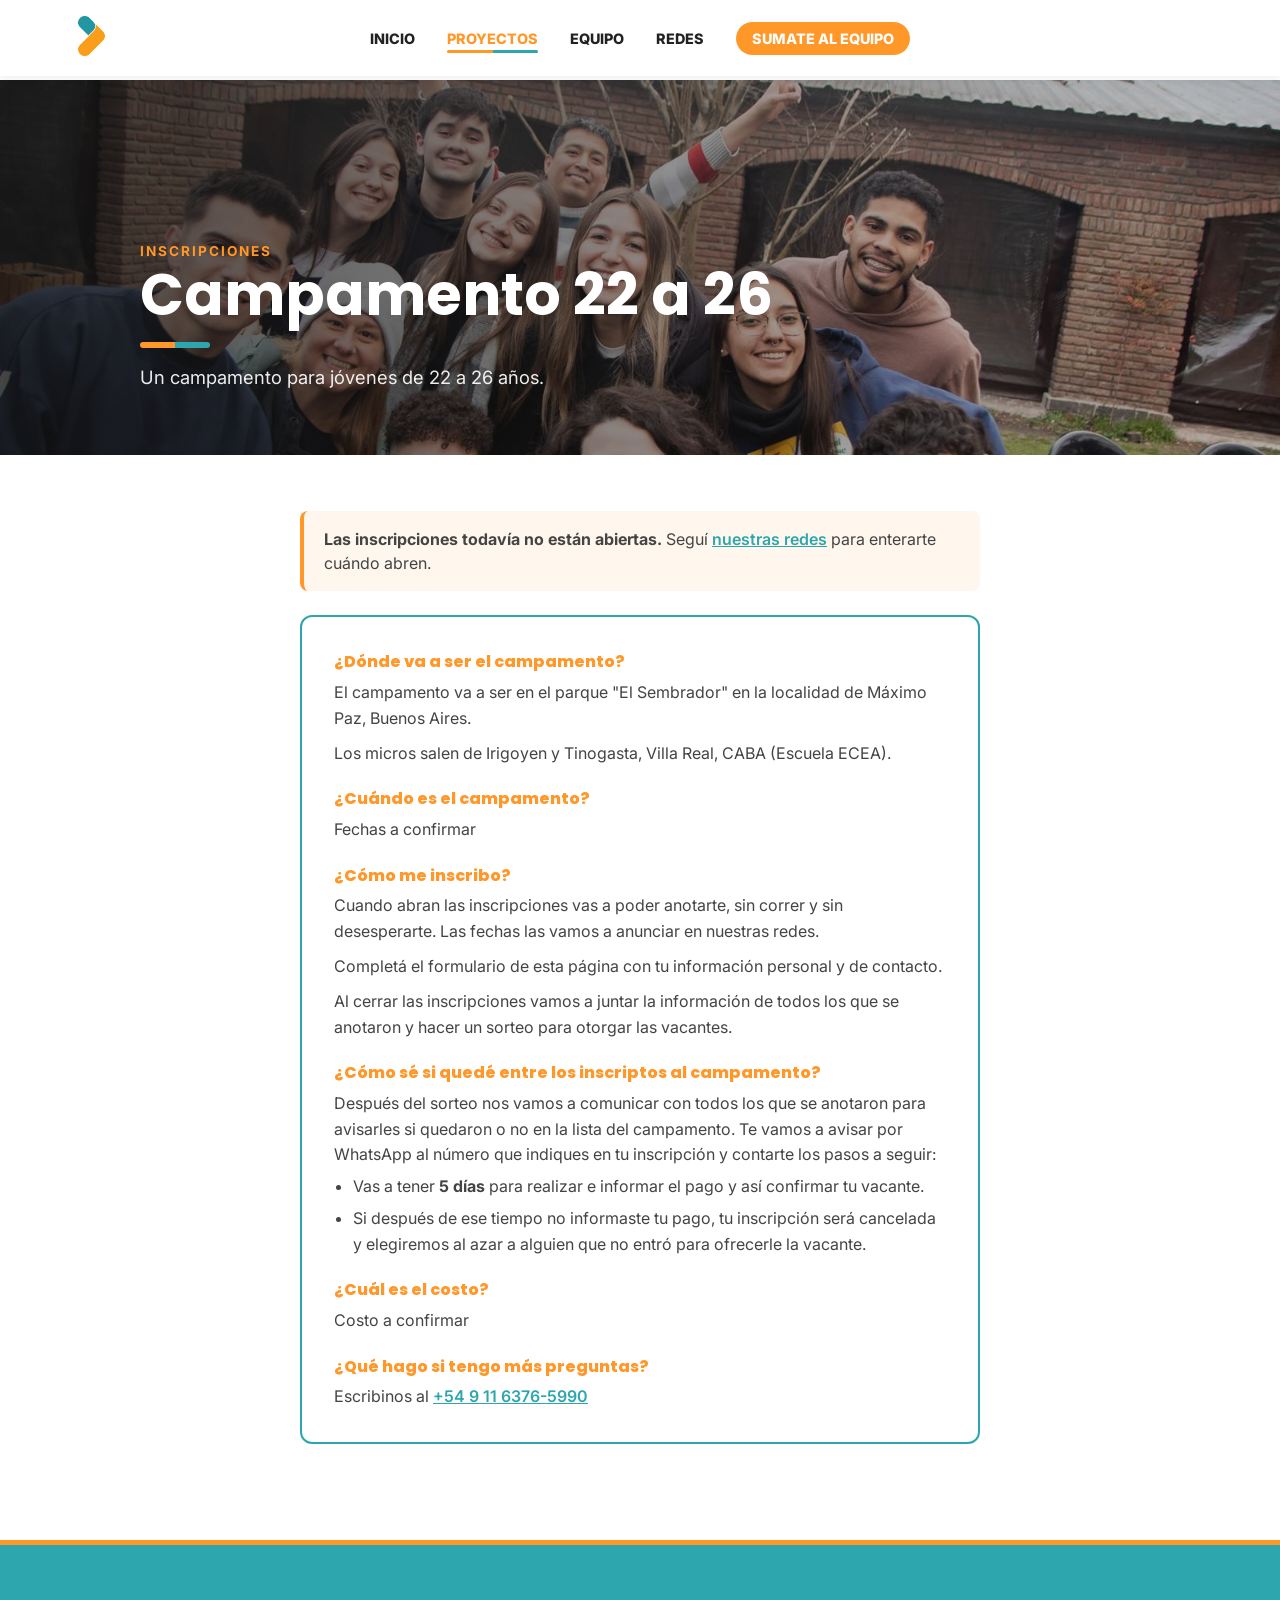
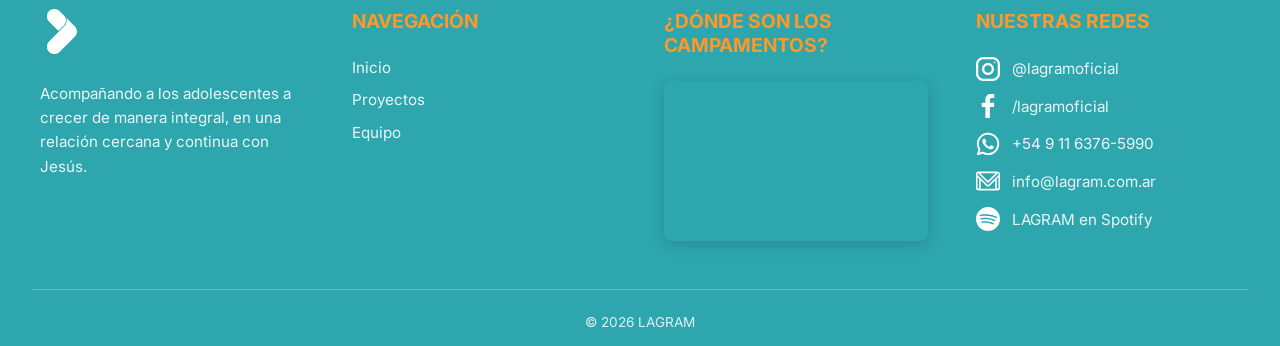
<file: inscripcion-22-26.html>
<!DOCTYPE html>
<html lang="es">
<head>
    <meta charset="UTF-8">
    <meta name="viewport" content="width=device-width, initial-scale=1.0">
    <meta name="description" content="Inscribite al Campamento 22 a 26 de LAGRAM.">
    <meta property="og:title" content="Campamento 22 a 26 | LAGRAM">
    <meta property="og:description" content="Inscribite al Campamento 22 a 26 de LAGRAM.">
    <meta property="og:type" content="website">
    <meta property="og:locale" content="es_AR">
    <meta name="theme-color" content="#2DA6AE">
    <title>Campamento 22 a 26 | LAGRAM</title>
    <link rel="icon" type="image/png" href="assets/img/iso.png">

    <link rel="preconnect" href="https://fonts.googleapis.com">
    <link rel="preconnect" href="https://fonts.gstatic.com" crossorigin>

    <link href="https://fonts.googleapis.com/css2?family=Inter:wght@300;400;600&family=Poppins:wght@800&display=swap" rel="stylesheet">
    <link rel="stylesheet" href="assets/css/variables.css">
    
    <link rel="stylesheet" href="assets/css/estilos.css">
</head>
<body>

    
   <header class="header">
    <div class="header__contenedor">
        <!-- Logo -->
        <a href="index.html" class="header__logo-link">
            <img src="assets/img/iso.png" alt="Logo de LAGRAM" class="header__logo">
        </a>

        <!-- Botón de Hamburguesa (Solo visible en mobile) -->
        <button class="header__hamburguesa" id="menu-btn" aria-label="Abrir menú" aria-expanded="false" aria-controls="menu-nav">
            <span class="header__hamburguesa-linea"></span>
            <span class="header__hamburguesa-linea"></span>
            <span class="header__hamburguesa-linea"></span>
        </button>

        <!-- Navegación -->
        <nav class="header__nav" id="menu-nav">
            <ul class="header__menu">
                <li><a href="index.html" class="header__link">Inicio</a></li>
                <li><a href="proyectos.html" class="header__link">Proyectos</a></li>
                <li><a href="equipo.html" class="header__link">Equipo</a></li>
                <li><a href="#footer" class="header__link">Redes</a></li>
                <li><a href="sumate.html" class="header__link header__link--destacado">Sumate al equipo</a></li>
            </ul>
        </nav>
    </div>
</header>

    <main class="pagina-inscripcion">
        <!-- Encabezado con foto: se cambia la foto en background-image y el encuadre vertical en background-position -->
        <section class="encabezado" style="background-image: url('assets/img/22-26-fondo.jpg'); background-position: center 35%;">
            <div class="encabezado__contenido">
                <span class="encabezado__etiqueta">Inscripciones</span>
                <h1 class="encabezado__titulo" id="c2226-titulo">Campamento 22 a 26</h1>
                <p class="encabezado__texto">Un campamento para jóvenes de 22 a 26 años.</p>
            </div>
        </section>

        <div class="inscripcion">

            <!-- Aviso de estado: abre pronto / cerrada / lista de espera (lo completa el JS) -->
            <div class="inscripcion-aviso inscripcion-aviso--destacado" id="aviso-estado" hidden></div>

            <!-- INFO DEL CAMPAMENTO (se completa desde js/datos.js) -->
            <aside class="inscripcion-info" id="c2226-info" aria-label="Información del campamento"></aside>

            <!-- =========================================
                 FORMULARIO (3 pasos)
            ========================================= -->
            <form class="formulario" id="form-22-26" novalidate>

                <div class="formulario__progreso">
                    <p class="formulario__paso-texto" aria-live="polite"></p>
                    <div class="formulario__barra"><div class="formulario__barra-relleno"></div></div>
                </div>

                <!-- PASO 1: Tus datos -->
                <fieldset class="formulario__paso" data-paso="1">
                    <legend class="formulario__titulo">Tus datos</legend>

                    <div class="campo" data-campo="edad">
                        <label class="campo__label" for="edad">¿Cuántos años vas a tener al comenzar el campamento? <span class="campo__req">*</span></label>
                        <select id="edad" name="edad" required>
                            <option value="">Elegí tu edad</option>
                            <option value="menor">Menos de 22</option>
                            <option value="22">22 años</option>
                            <option value="23">23 años</option>
                            <option value="24">24 años</option>
                            <option value="25">25 años</option>
                            <option value="26">26 años</option>
                            <option value="mayor">Más de 26</option>
                        </select>
                        <p class="campo__error" aria-live="polite"></p>
                    </div>

                    <div class="inscripcion-aviso" data-mostrar-si="edad=menor" hidden>
                        <p>Tu edad está fuera de la franja de este campamento. Podés enviar la inscripción igual:
                           el equipo la va a revisar y se va a comunicar con vos.</p>
                    </div>
                    <div class="inscripcion-aviso" data-mostrar-si="edad=mayor" hidden>
                        <p>Tu edad está fuera de la franja de este campamento. Podés enviar la inscripción igual:
                           el equipo la va a revisar y se va a comunicar con vos.</p>
                    </div>

                    <div class="campo-fila">
                        <div class="campo" data-campo="nombre">
                            <label class="campo__label" for="nombre">Nombre <span class="campo__req">*</span></label>
                            <input type="text" id="nombre" name="nombre" autocomplete="given-name" required maxlength="60">
                            <p class="campo__error" aria-live="polite"></p>
                        </div>
                        <div class="campo" data-campo="apellido">
                            <label class="campo__label" for="apellido">Apellido <span class="campo__req">*</span></label>
                            <input type="text" id="apellido" name="apellido" autocomplete="family-name" required maxlength="60">
                            <p class="campo__error" aria-live="polite"></p>
                        </div>
                    </div>

                    <div class="campo" data-campo="sexo">
                        <p class="campo__label" id="label-sexo">Sexo <span class="campo__req">*</span></p>
                        <div class="opciones opciones--fila" role="radiogroup" aria-labelledby="label-sexo">
                            <label class="opcion"><input type="radio" name="sexo" value="femenino" required><span>Femenino</span></label>
                            <label class="opcion"><input type="radio" name="sexo" value="masculino"><span>Masculino</span></label>
                        </div>
                        <p class="campo__error" aria-live="polite"></p>
                    </div>

                    <div class="campo-fila">
                        <div class="campo" data-campo="fecha_nacimiento">
                            <label class="campo__label" for="fecha_nacimiento">Fecha de nacimiento <span class="campo__req">*</span></label>
                            <input type="date" id="fecha_nacimiento" name="fecha_nacimiento" autocomplete="bday" required>
                            <p class="campo__error" aria-live="polite"></p>
                        </div>
                        <div class="campo" data-campo="dni">
                            <label class="campo__label" for="dni">DNI <span class="campo__req">*</span></label>
                            <input type="text" id="dni" name="dni" inputmode="numeric" required maxlength="10" placeholder="Sin puntos">
                            <p class="campo__error" aria-live="polite"></p>
                        </div>
                    </div>
                </fieldset>

                <!-- PASO 2: Contanos algo de vos -->
                <fieldset class="formulario__paso" data-paso="2" hidden>
                    <legend class="formulario__titulo">Contanos algo de vos</legend>

                    <div class="campo" data-campo="va_iglesia">
                        <p class="campo__label" id="label-iglesia">¿Vas a alguna iglesia? <span class="campo__req">*</span></p>
                        <div class="opciones opciones--fila" role="radiogroup" aria-labelledby="label-iglesia">
                            <label class="opcion"><input type="radio" name="va_iglesia" value="si" required><span>Sí</span></label>
                            <label class="opcion"><input type="radio" name="va_iglesia" value="no"><span>No</span></label>
                        </div>
                        <p class="campo__error" aria-live="polite"></p>
                    </div>

                    <div class="campo" data-campo="iglesia" data-mostrar-si="va_iglesia=si" hidden>
                        <label class="campo__label" for="iglesia">¿Cuál? <span class="campo__req">*</span></label>
                        <input type="text" id="iglesia" name="iglesia" maxlength="100">
                        <p class="campo__error" aria-live="polite"></p>
                    </div>

                    <div class="campo" data-campo="dieta">
                        <p class="campo__label" id="label-dieta">¿Tenés alguna dieta especial? <span class="campo__req">*</span></p>
                        <p class="campo__ayuda">Contanos si tenés alguna alergia o restricción médica a ciertos alimentos.</p>
                        <div class="opciones" role="radiogroup" aria-labelledby="label-dieta">
                            <label class="opcion"><input type="radio" name="dieta" value="ninguna" required><span>No</span></label>
                            <label class="opcion"><input type="radio" name="dieta" value="vegetariana"><span>Dieta vegetariana</span></label>
                            <label class="opcion"><input type="radio" name="dieta" value="vegana"><span>Dieta vegana</span></label>
                            <label class="opcion"><input type="radio" name="dieta" value="celiaca"><span>Dieta Celíaca (sin TACC)</span></label>
                            <label class="opcion"><input type="radio" name="dieta" value="otra"><span>Otra</span></label>
                        </div>
                        <p class="campo__error" aria-live="polite"></p>
                    </div>

                    <div class="campo" data-campo="dieta_detalle" data-mostrar-si="dieta!=ninguna" hidden>
                        <label class="campo__label" for="dieta_detalle">Especificá nivel de tolerancia, cuidado especial o cualquier otro detalle relevante</label>
                        <textarea id="dieta_detalle" name="dieta_detalle" rows="3" maxlength="500"></textarea>
                        <p class="campo__error" aria-live="polite"></p>
                    </div>

                    <div class="campo" data-campo="experiencia">
                        <p class="campo__label" id="label-experiencia">¿Ya viniste a otros eventos de LAGRAM? <span class="campo__req">*</span></p>
                        <div class="opciones" role="radiogroup" aria-labelledby="label-experiencia">
                            <label class="opcion"><input type="radio" name="experiencia" value="campamentos" required><span>No me pierdo un campamento hace años</span></label>
                            <label class="opcion"><input type="radio" name="experiencia" value="otros_eventos"><span>Fui a otros eventos (deportivos, arte, videojuegos, etc.) pero nunca a los campamentos</span></label>
                            <label class="opcion"><input type="radio" name="experiencia" value="primera_vez"><span>Este sería mi primer evento de LAGRAM</span></label>
                        </div>
                        <p class="campo__error" aria-live="polite"></p>
                    </div>
                </fieldset>

                <!-- PASO 3: Contacto -->
                <fieldset class="formulario__paso" data-paso="3" hidden>
                    <legend class="formulario__titulo">Cómo te contactamos</legend>

                    <div class="campo" data-campo="direccion">
                        <label class="campo__label" for="direccion">Dirección (calle y número) <span class="campo__req">*</span></label>
                        <input type="text" id="direccion" name="direccion" autocomplete="street-address" required maxlength="120">
                        <p class="campo__error" aria-live="polite"></p>
                    </div>

                    <div class="campo-fila">
                        <div class="campo" data-campo="barrio">
                            <label class="campo__label" for="barrio">Barrio <span class="campo__req">*</span></label>
                            <input type="text" id="barrio" name="barrio" required maxlength="80">
                            <p class="campo__error" aria-live="polite"></p>
                        </div>
                        <div class="campo" data-campo="municipio">
                            <label class="campo__label" for="municipio">Municipio <span class="campo__req">*</span></label>
                            <input type="text" id="municipio" name="municipio" autocomplete="address-level2" required maxlength="80">
                            <p class="campo__error" aria-live="polite"></p>
                        </div>
                    </div>

                    <div class="campo campo--corto" data-campo="codigo_postal">
                        <label class="campo__label" for="codigo_postal">Código postal <span class="campo__req">*</span></label>
                        <input type="text" id="codigo_postal" name="codigo_postal" autocomplete="postal-code" required maxlength="8">
                        <p class="campo__error" aria-live="polite"></p>
                    </div>

                    <div class="campo" data-campo="celular">
                        <label class="campo__label" for="celular">Tu WhatsApp <span class="campo__req">*</span></label>
                        <input type="tel" id="celular" name="celular" autocomplete="tel" required placeholder="Ej: 11 6376 5990">
                        <p class="campo__error" aria-live="polite"></p>
                    </div>

                    <div class="campo-fila">
                        <div class="campo" data-campo="instagram">
                            <label class="campo__label" for="instagram">Tu Instagram</label>
                            <input type="text" id="instagram" name="instagram" maxlength="40" placeholder="@usuario">
                            <p class="campo__error" aria-live="polite"></p>
                        </div>
                        <div class="campo" data-campo="email">
                            <label class="campo__label" for="email">Tu email</label>
                            <input type="email" id="email" name="email" autocomplete="email" maxlength="120">
                            <p class="campo__error" aria-live="polite"></p>
                        </div>
                    </div>

                    <div class="campo" data-campo="comentarios">
                        <label class="campo__label" for="comentarios">¿Hay algo más que nos quieras contar?</label>
                        <textarea id="comentarios" name="comentarios" rows="3" maxlength="1000"></textarea>
                        <p class="campo__error" aria-live="polite"></p>
                    </div>

                    <div class="campo" data-campo="consentimiento">
                        <label class="opcion opcion--check">
                            <input type="checkbox" name="consentimiento" value="si" required>
                            <span>Estoy de acuerdo en que LAGRAM use estos datos únicamente para gestionar mi inscripción al campamento.</span>
                        </label>
                        <p class="campo__error" aria-live="polite"></p>
                    </div>
                </fieldset>

                <div class="formulario__acciones">
                    <button type="button" class="btn btn--secundario" data-accion="anterior" hidden>Anterior</button>
                    <button type="button" class="btn btn--primario" data-accion="siguiente">Continuar</button>
                    <button type="submit" class="btn btn--primario" data-accion="enviar" hidden>Enviar inscripción</button>
                </div>
                <p class="formulario__error-general" role="alert"></p>
            </form>

            <section class="formulario-exito" id="formulario-exito" hidden tabindex="-1">
                <h2>¡Listo, ya estás anotado/a!</h2>
                <p>Recibimos tu inscripción. Te vamos a escribir por WhatsApp para confirmarte la vacante y contarte los pasos a seguir.</p>
                <a href="index.html" class="btn btn--secundario">Volver al inicio</a>
            </section>
        </div>
    </main>


    <footer class="footer" id="footer">
        <div class="footer__contenedor">

            <div class="footer__columna">
                <img src="assets/img/iso.png" alt="Logo LAGRAM" class="footer__logo">
                <p class="footer__descripcion">Acompañando a los adolescentes a crecer de manera integral, en una
                    relación cercana y continua con Jesús.</p>
            </div>

            <div class="footer__columna">
                <h4 class="footer__titulo">Navegación</h4>
                <ul class="footer__links">
                    <li><a href="index.html">Inicio</a></li>
                    <li><a href="proyectos.html">Proyectos</a></li>
                    <li><a href="equipo.html">Equipo</a></li>
                </ul>
            </div>

            <!-- Columna 3: El Mapa -->
            <div class="footer__columna">
                <h4 class="footer__titulo">¿Dónde son los campamentos?</h4>
                <div class="footer__mapa">
                    <iframe
                        src="https://www.google.com/maps/embed?pb=!1m18!1m12!1m3!1d3270.274318870614!2d-58.596475151065064!3d-34.949732598355894!2m3!1f0!2f0!3f0!3m2!1i1024!2i768!4f13.1!3m3!1m2!1s0x95bcd87e0a44ce57%3A0x9e309571b2313253!2sParque%20Cristiano%20El%20Sembrador!5e0!3m2!1ses-419!2sar!4v1786031067845!5m2!1ses-419!2sar"
                        width="600" height="450" style="border:0;" allowfullscreen="" loading="lazy"
                        referrerpolicy="no-referrer-when-downgrade">
                    </iframe>
                </div>
            </div>

            <!-- Columna 4: Redes y Contacto -->
            <div class="footer__columna">
                <h4 class="footer__titulo">Nuestras Redes</h4>

                <div class="footer__social footer__social--vertical">
                    <a href="https://www.instagram.com/lagramoficial" target="_blank" rel="noopener">
                        <img src="assets/img/instagram.svg" alt="" aria-hidden="true">
                        <span>@lagramoficial</span>
                    </a>
                    <a href="https://www.facebook.com/lagramoficial" target="_blank" rel="noopener">
                        <img src="assets/img/facebook-footer.svg" alt="" aria-hidden="true">
                        <span>/lagramoficial</span>
                    </a>
                    <a href="https://wa.me/5491163765990" target="_blank" rel="noopener">
                        <img src="assets/img/whatsapp-footer.svg" alt="" aria-hidden="true">
                        <span>+54 9 11 6376-5990</span>
                    </a>
                    <a href="mailto:info@lagram.com.ar">
                        <img src="assets/img/gmail-footer.svg" alt="" aria-hidden="true">
                        <span>info@lagram.com.ar</span>
                    </a>
                    <a href="https://open.spotify.com/user/lagramoficial?si=a2e627d1a4cd45a8" target="_blank" rel="noopener">
                        <img src="assets/img/spotify-footer.svg" alt="" aria-hidden="true">
                        <span>LAGRAM en Spotify</span>
                    </a>
                </div>
            </div>

        </div>

        <div class="footer__copyright">
            <p>&copy; 2026 LAGRAM</p>
        </div>
    </footer>

    <script src="js/datos.js"></script>
    <script src="js/api.js"></script>
    <script src="js/script.js"></script>
    <script src="js/formulario.js"></script>
    <script src="js/inscripcion-22-26.js"></script>
</body>
</html>
</file>
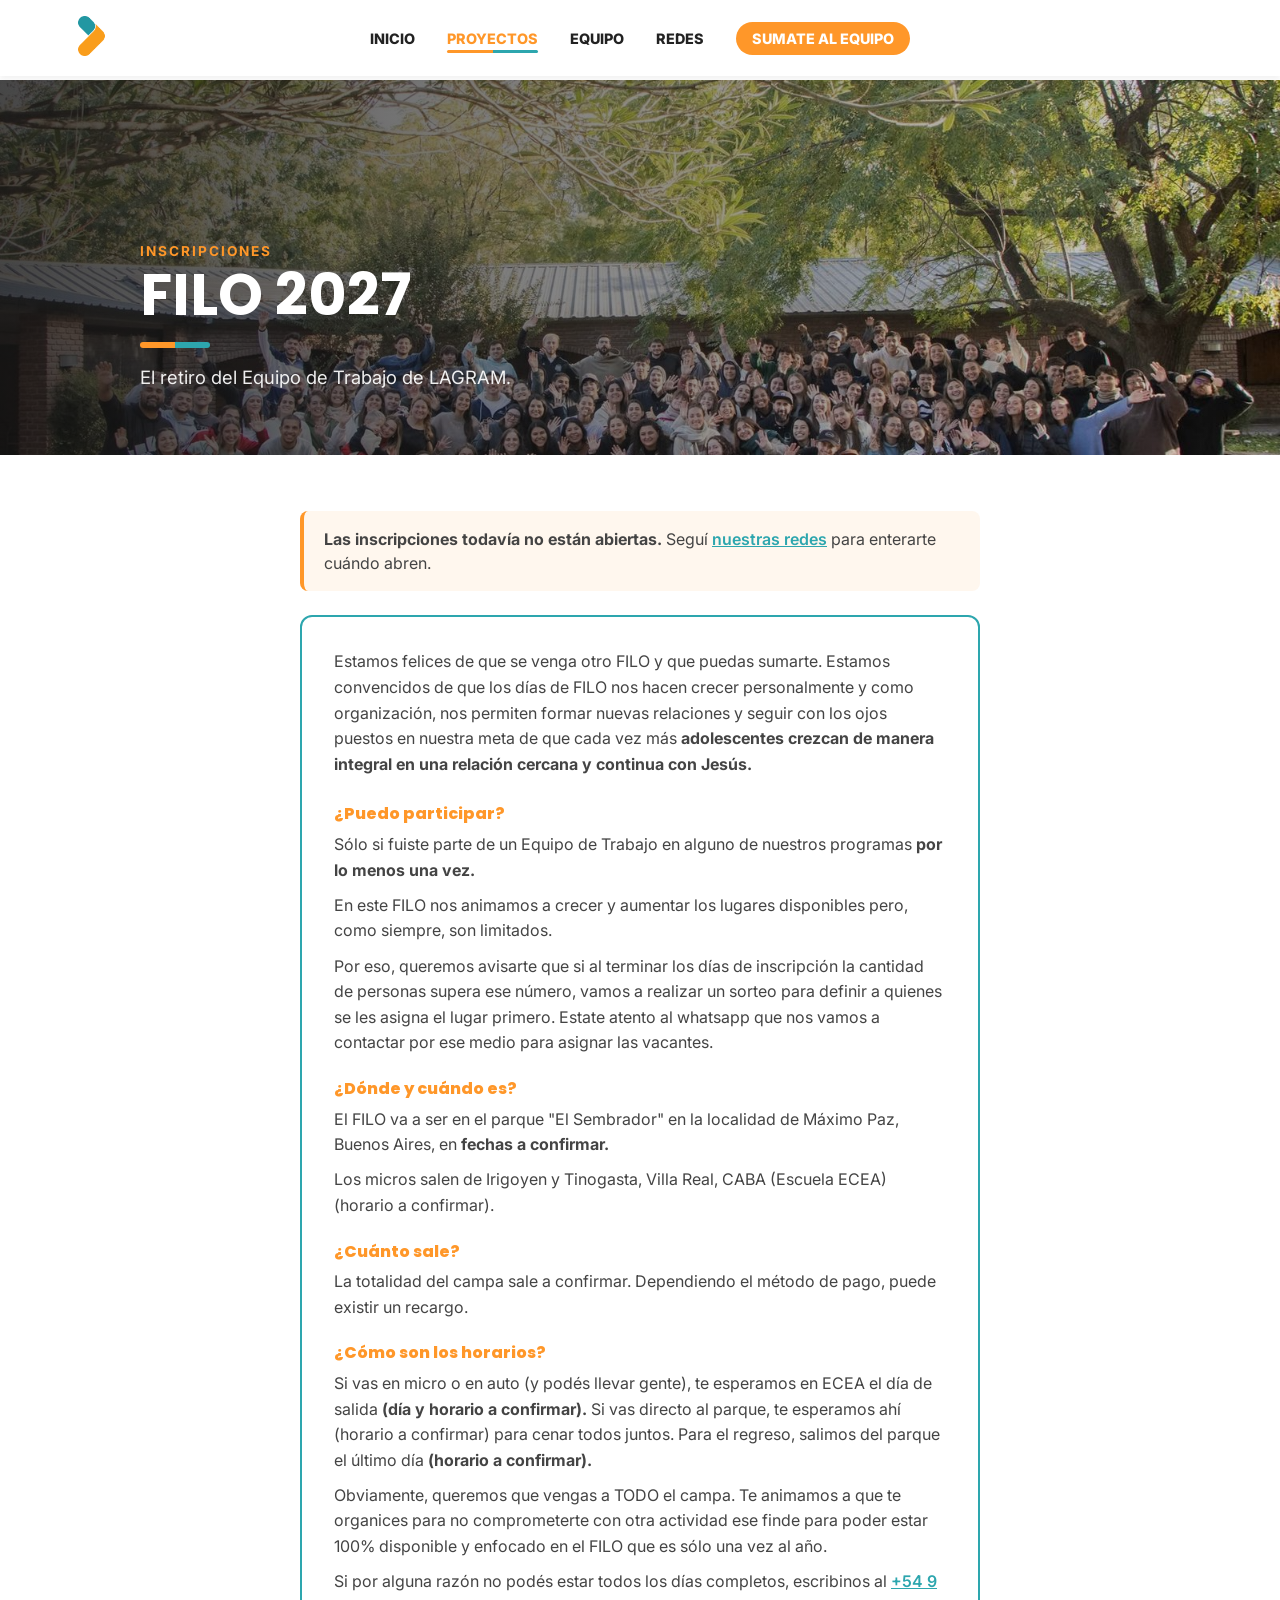
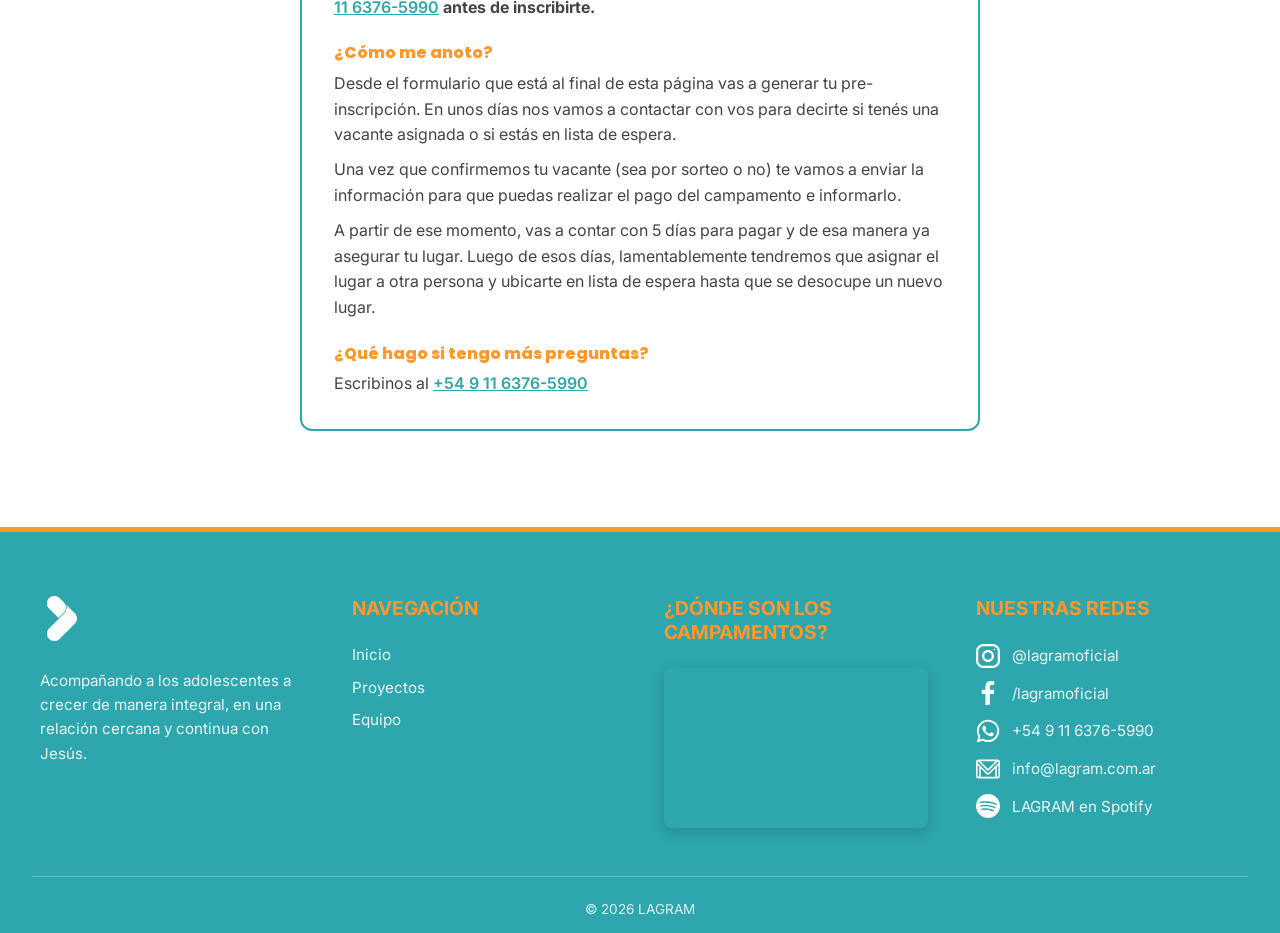
<file: inscripcion-filo.html>
<!DOCTYPE html>
<html lang="es">
<head>
    <meta charset="UTF-8">
    <meta name="viewport" content="width=device-width, initial-scale=1.0">
    <meta name="description" content="Pre-inscripción a FILO, el retiro del Equipo de Trabajo de LAGRAM.">
    <meta property="og:title" content="FILO | LAGRAM">
    <meta property="og:description" content="Pre-inscripción a FILO, el retiro del Equipo de Trabajo de LAGRAM.">
    <meta property="og:type" content="website">
    <meta property="og:locale" content="es_AR">
    <meta name="theme-color" content="#2DA6AE">
    <title>FILO | LAGRAM</title>
    <link rel="icon" type="image/png" href="assets/img/iso.png">

    <link rel="preconnect" href="https://fonts.googleapis.com">
    <link rel="preconnect" href="https://fonts.gstatic.com" crossorigin>

    <link href="https://fonts.googleapis.com/css2?family=Inter:wght@300;400;600&family=Poppins:wght@800&display=swap" rel="stylesheet">
    <link rel="stylesheet" href="assets/css/variables.css">
    
    <link rel="stylesheet" href="assets/css/estilos.css">
</head>
<body>

    
   <header class="header">
    <div class="header__contenedor">
        <!-- Logo -->
        <a href="index.html" class="header__logo-link">
            <img src="assets/img/iso.png" alt="Logo de LAGRAM" class="header__logo">
        </a>

        <!-- Botón de Hamburguesa (Solo visible en mobile) -->
        <button class="header__hamburguesa" id="menu-btn" aria-label="Abrir menú" aria-expanded="false" aria-controls="menu-nav">
            <span class="header__hamburguesa-linea"></span>
            <span class="header__hamburguesa-linea"></span>
            <span class="header__hamburguesa-linea"></span>
        </button>

        <!-- Navegación -->
        <nav class="header__nav" id="menu-nav">
            <ul class="header__menu">
                <li><a href="index.html" class="header__link">Inicio</a></li>
                <li><a href="proyectos.html" class="header__link">Proyectos</a></li>
                <li><a href="equipo.html" class="header__link">Equipo</a></li>
                <li><a href="#footer" class="header__link">Redes</a></li>
                <li><a href="sumate.html" class="header__link header__link--destacado">Sumate al equipo</a></li>
            </ul>
        </nav>
    </div>
</header>

    <main class="pagina-inscripcion">
        <!-- Encabezado con foto: se cambia la foto en background-image y el encuadre vertical en background-position -->
        <section class="encabezado" style="background-image: url('assets/img/FILO.jpg'); background-position: center 50%;">
            <div class="encabezado__contenido">
                <span class="encabezado__etiqueta">Inscripciones</span>
                <h1 class="encabezado__titulo" id="filo-titulo">FILO</h1>
                <p class="encabezado__texto">El retiro del Equipo de Trabajo de LAGRAM.</p>
            </div>
        </section>

        <div class="inscripcion">

            <!-- Aviso de estado: abre pronto / cerrada / lista de espera (lo completa el JS) -->
            <div class="inscripcion-aviso inscripcion-aviso--destacado" id="aviso-estado" hidden></div>

            <!-- INFO DE FILO (fechas, horarios y costo se completan desde js/datos.js) -->
            <aside class="inscripcion-info" aria-label="Información de FILO">
                <p class="inscripcion-info__intro">Estamos felices de que se venga otro FILO y que puedas sumarte. Estamos convencidos de que los días de FILO nos hacen crecer personalmente y como organización, nos permiten formar nuevas relaciones y seguir con los ojos puestos en nuestra meta de que cada vez más <strong>adolescentes crezcan de manera integral en una relación cercana y continua con Jesús.</strong></p>

                <dl class="inscripcion-info__lista">
                    <div>
                        <dt>¿Puedo participar?</dt>
                        <dd>
                            <p>Sólo si fuiste parte de un Equipo de Trabajo en alguno de nuestros programas <strong>por lo menos una vez.</strong></p>
                            <p>En este FILO nos animamos a crecer y aumentar los lugares disponibles pero, como siempre, son limitados.</p>
                            <p>Por eso, queremos avisarte que si al terminar los días de inscripción la cantidad de personas supera ese número, vamos a realizar un sorteo para definir a quienes se les asigna el lugar primero. Estate atento al whatsapp que nos vamos a contactar por ese medio para asignar las vacantes.</p>
                        </dd>
                    </div>
                    <div>
                        <dt>¿Dónde y cuándo es?</dt>
                        <dd>
                            <p>El FILO va a ser en el parque "El Sembrador" en la localidad de Máximo Paz, Buenos Aires, <span id="filo-cuando"></span></p>
                            <p>Los micros salen de Irigoyen y Tinogasta, Villa Real, CABA (Escuela ECEA) <span id="filo-hora-micro"></span></p>
                        </dd>
                    </div>
                    <div>
                        <dt>¿Cuánto sale?</dt>
                        <dd><p>La totalidad del campa sale <span id="filo-costo"></span>. Dependiendo el método de pago, puede existir un recargo.</p></dd>
                    </div>
                    <div>
                        <dt>¿Cómo son los horarios?</dt>
                        <dd>
                            <p id="filo-horarios"></p>
                            <p>Obviamente, queremos que vengas a TODO el campa. Te animamos a que te organices para no comprometerte con otra actividad ese finde para poder estar 100% disponible y enfocado en el FILO que es sólo una vez al año.</p>
                            <p>Si por alguna razón no podés estar todos los días completos, escribinos al <a class="filo-contacto" target="_blank" rel="noopener"></a> <strong>antes de inscribirte.</strong></p>
                        </dd>
                    </div>
                    <div>
                        <dt>¿Cómo me anoto?</dt>
                        <dd>
                            <p>Desde el formulario que está al final de esta página vas a generar tu pre-inscripción. En unos días nos vamos a contactar con vos para decirte si tenés una vacante asignada o si estás en lista de espera.</p>
                            <p>Una vez que confirmemos tu vacante (sea por sorteo o no) te vamos a enviar la información para que puedas realizar el pago del campamento e informarlo.</p>
                            <p>A partir de ese momento, vas a contar con <span id="filo-dias-pago"></span> días para pagar y de esa manera ya asegurar tu lugar. Luego de esos días, lamentablemente tendremos que asignar el lugar a otra persona y ubicarte en lista de espera hasta que se desocupe un nuevo lugar.</p>
                        </dd>
                    </div>
                    <div>
                        <dt>¿Qué hago si tengo más preguntas?</dt>
                        <dd><p>Escribinos al <a class="filo-contacto" target="_blank" rel="noopener"></a></p></dd>
                    </div>
                </dl>
            </aside>


            <!-- =========================================
                 FORMULARIO (un solo paso)
            ========================================= -->
            <form class="formulario" id="form-filo" novalidate>

                <div class="formulario__progreso">
                    <p class="formulario__paso-texto" aria-live="polite"></p>
                    <div class="formulario__barra"><div class="formulario__barra-relleno"></div></div>
                </div>

                <fieldset class="formulario__paso" data-paso="1">
                    <legend class="formulario__titulo">Pre-inscripción</legend>

                    <div class="campo-fila">
                        <div class="campo" data-campo="nombre">
                            <label class="campo__label" for="nombre">Nombre <span class="campo__req">*</span></label>
                            <input type="text" id="nombre" name="nombre" autocomplete="given-name" required maxlength="60">
                            <p class="campo__error" aria-live="polite"></p>
                        </div>
                        <div class="campo" data-campo="apellido">
                            <label class="campo__label" for="apellido">Apellido <span class="campo__req">*</span></label>
                            <input type="text" id="apellido" name="apellido" autocomplete="family-name" required maxlength="60">
                            <p class="campo__error" aria-live="polite"></p>
                        </div>
                    </div>

                    <div class="campo-fila">
                        <div class="campo" data-campo="celular">
                            <label class="campo__label" for="celular">Tu WhatsApp <span class="campo__req">*</span></label>
                            <input type="tel" id="celular" name="celular" autocomplete="tel" required placeholder="Ej: 11 6376 5990">
                            <p class="campo__error" aria-live="polite"></p>
                        </div>
                        <div class="campo" data-campo="email">
                            <label class="campo__label" for="email">Tu email</label>
                            <input type="email" id="email" name="email" autocomplete="email" maxlength="120">
                            <p class="campo__error" aria-live="polite"></p>
                        </div>
                    </div>

                    <div class="campo" data-campo="participacion">
                        <p class="campo__label" id="label-participacion">Participé en LAGRAM en... <span class="campo__req">*</span></p>
                        <div class="opciones opciones--grilla" role="group" aria-labelledby="label-participacion">
                            <label class="opcion"><input type="checkbox" name="participacion" value="campamento_10_12"><span>Campamento 10 a 12</span></label>
                            <label class="opcion"><input type="checkbox" name="participacion" value="campamento_13_15"><span>Campamento 13 a 15</span></label>
                            <label class="opcion"><input type="checkbox" name="participacion" value="campamento_16_18"><span>Campamento 16 a 18</span></label>
                            <label class="opcion"><input type="checkbox" name="participacion" value="campamento_22_26"><span>Campamento 22 a 26 (o 19 a 26)</span></label>
                            <label class="opcion"><input type="checkbox" name="participacion" value="lagrampiada"><span>Lagrampiada</span></label>
                            <label class="opcion"><input type="checkbox" name="participacion" value="gamers"><span>Gamers</span></label>
                            <label class="opcion"><input type="checkbox" name="participacion" value="arte"><span>Arte</span></label>
                            <label class="opcion"><input type="checkbox" name="participacion" value="picnic"><span>Picnic</span></label>
                            <label class="opcion"><input type="checkbox" name="participacion" value="otros"><span>Otros</span></label>
                            <label class="opcion"><input type="checkbox" name="participacion" value="ninguna" data-exclusivo><span>Ninguna actividad</span></label>
                        </div>
                        <p class="campo__error" aria-live="polite"></p>
                    </div>

                    <div class="campo" data-campo="iglesia">
                        <label class="campo__label" for="iglesia">¿De qué iglesia formás parte? <span class="campo__req">*</span></label>
                        <input type="text" id="iglesia" name="iglesia" required maxlength="100">
                        <p class="campo__error" aria-live="polite"></p>
                    </div>

                    <div class="campo" data-campo="traslado">
                        <p class="campo__label" id="label-traslado">Voy al FILO en... <span class="campo__req">*</span></p>
                        <p class="campo__ayuda" id="ayuda-traslado"></p>
                        <div class="opciones" role="radiogroup" aria-labelledby="label-traslado">
                            <label class="opcion"><input type="radio" name="traslado" value="micro_ecea" required><span>Micro desde ECEA</span></label>
                            <label class="opcion"><input type="radio" name="traslado" value="auto_ecea"><span>Auto desde ECEA (y puedo llevar gente)</span></label>
                            <label class="opcion"><input type="radio" name="traslado" value="auto_parque"><span>Auto directo al parque</span></label>
                        </div>
                        <p class="campo__error" aria-live="polite"></p>
                    </div>

                    <div class="campo" data-campo="dieta">
                        <p class="campo__label" id="label-dieta">¿Tenés alguna dieta especial? <span class="campo__req">*</span></p>
                        <p class="campo__ayuda">Contanos si tenés alguna alergia o restricción médica a ciertos alimentos.</p>
                        <div class="opciones" role="radiogroup" aria-labelledby="label-dieta">
                            <label class="opcion"><input type="radio" name="dieta" value="ninguna" required><span>No</span></label>
                            <label class="opcion"><input type="radio" name="dieta" value="vegetariana"><span>Dieta vegetariana</span></label>
                            <label class="opcion"><input type="radio" name="dieta" value="vegana"><span>Dieta vegana</span></label>
                            <label class="opcion"><input type="radio" name="dieta" value="celiaca"><span>Dieta Celíaca (sin TACC)</span></label>
                        </div>
                        <p class="campo__error" aria-live="polite"></p>
                    </div>

                    <div class="campo" data-campo="comentarios">
                        <label class="campo__label" for="comentarios">Y además quería decir que...</label>
                        <p class="campo__ayuda">Si hay algo en particular que creas que necesitemos saber, este es el espacio (por ejemplo, si querés venir con tus hijos, decinos nombre y edad).</p>
                        <textarea id="comentarios" name="comentarios" rows="3" maxlength="1000"></textarea>
                        <p class="campo__error" aria-live="polite"></p>
                    </div>

                    <div class="campo" data-campo="consentimiento">
                        <label class="opcion opcion--check">
                            <input type="checkbox" name="consentimiento" value="si" required>
                            <span>Estoy de acuerdo en que LAGRAM use estos datos únicamente para gestionar mi inscripción a FILO.</span>
                        </label>
                        <p class="campo__error" aria-live="polite"></p>
                    </div>
                </fieldset>

                <div class="formulario__acciones">
                    <button type="button" class="btn btn--secundario" data-accion="anterior" hidden>Anterior</button>
                    <button type="button" class="btn btn--primario" data-accion="siguiente" hidden>Continuar</button>
                    <button type="submit" class="btn btn--primario" data-accion="enviar">Enviar pre-inscripción</button>
                </div>
                <p class="formulario__error-general" role="alert"></p>
            </form>

            <section class="formulario-exito" id="formulario-exito" hidden tabindex="-1">
                <h2>¡Listo, ya te pre-inscribiste!</h2>
                <p>En unos días nos vamos a contactar con vos por WhatsApp para decirte si tenés una vacante asignada o si estás en lista de espera.</p>
                <a href="index.html" class="btn btn--secundario">Volver al inicio</a>
            </section>
        </div>
    </main>


    <footer class="footer" id="footer">
        <div class="footer__contenedor">

            <div class="footer__columna">
                <img src="assets/img/iso.png" alt="Logo LAGRAM" class="footer__logo">
                <p class="footer__descripcion">Acompañando a los adolescentes a crecer de manera integral, en una
                    relación cercana y continua con Jesús.</p>
            </div>

            <div class="footer__columna">
                <h4 class="footer__titulo">Navegación</h4>
                <ul class="footer__links">
                    <li><a href="index.html">Inicio</a></li>
                    <li><a href="proyectos.html">Proyectos</a></li>
                    <li><a href="equipo.html">Equipo</a></li>
                </ul>
            </div>

            <!-- Columna 3: El Mapa -->
            <div class="footer__columna">
                <h4 class="footer__titulo">¿Dónde son los campamentos?</h4>
                <div class="footer__mapa">
                    <iframe
                        src="https://www.google.com/maps/embed?pb=!1m18!1m12!1m3!1d3270.274318870614!2d-58.596475151065064!3d-34.949732598355894!2m3!1f0!2f0!3f0!3m2!1i1024!2i768!4f13.1!3m3!1m2!1s0x95bcd87e0a44ce57%3A0x9e309571b2313253!2sParque%20Cristiano%20El%20Sembrador!5e0!3m2!1ses-419!2sar!4v1786031067845!5m2!1ses-419!2sar"
                        width="600" height="450" style="border:0;" allowfullscreen="" loading="lazy"
                        referrerpolicy="no-referrer-when-downgrade">
                    </iframe>
                </div>
            </div>

            <!-- Columna 4: Redes y Contacto -->
            <div class="footer__columna">
                <h4 class="footer__titulo">Nuestras Redes</h4>

                <div class="footer__social footer__social--vertical">
                    <a href="https://www.instagram.com/lagramoficial" target="_blank" rel="noopener">
                        <img src="assets/img/instagram.svg" alt="" aria-hidden="true">
                        <span>@lagramoficial</span>
                    </a>
                    <a href="https://www.facebook.com/lagramoficial" target="_blank" rel="noopener">
                        <img src="assets/img/facebook-footer.svg" alt="" aria-hidden="true">
                        <span>/lagramoficial</span>
                    </a>
                    <a href="https://wa.me/5491163765990" target="_blank" rel="noopener">
                        <img src="assets/img/whatsapp-footer.svg" alt="" aria-hidden="true">
                        <span>+54 9 11 6376-5990</span>
                    </a>
                    <a href="mailto:info@lagram.com.ar">
                        <img src="assets/img/gmail-footer.svg" alt="" aria-hidden="true">
                        <span>info@lagram.com.ar</span>
                    </a>
                    <a href="https://open.spotify.com/user/lagramoficial?si=a2e627d1a4cd45a8" target="_blank" rel="noopener">
                        <img src="assets/img/spotify-footer.svg" alt="" aria-hidden="true">
                        <span>LAGRAM en Spotify</span>
                    </a>
                </div>
            </div>

        </div>

        <div class="footer__copyright">
            <p>&copy; 2026 LAGRAM</p>
        </div>
    </footer>

    <script src="js/datos.js"></script>
    <script src="js/api.js"></script>
    <script src="js/script.js"></script>
    <script src="js/formulario.js"></script>
    <script src="js/inscripcion-filo.js"></script>
</body>
</html>
</file>
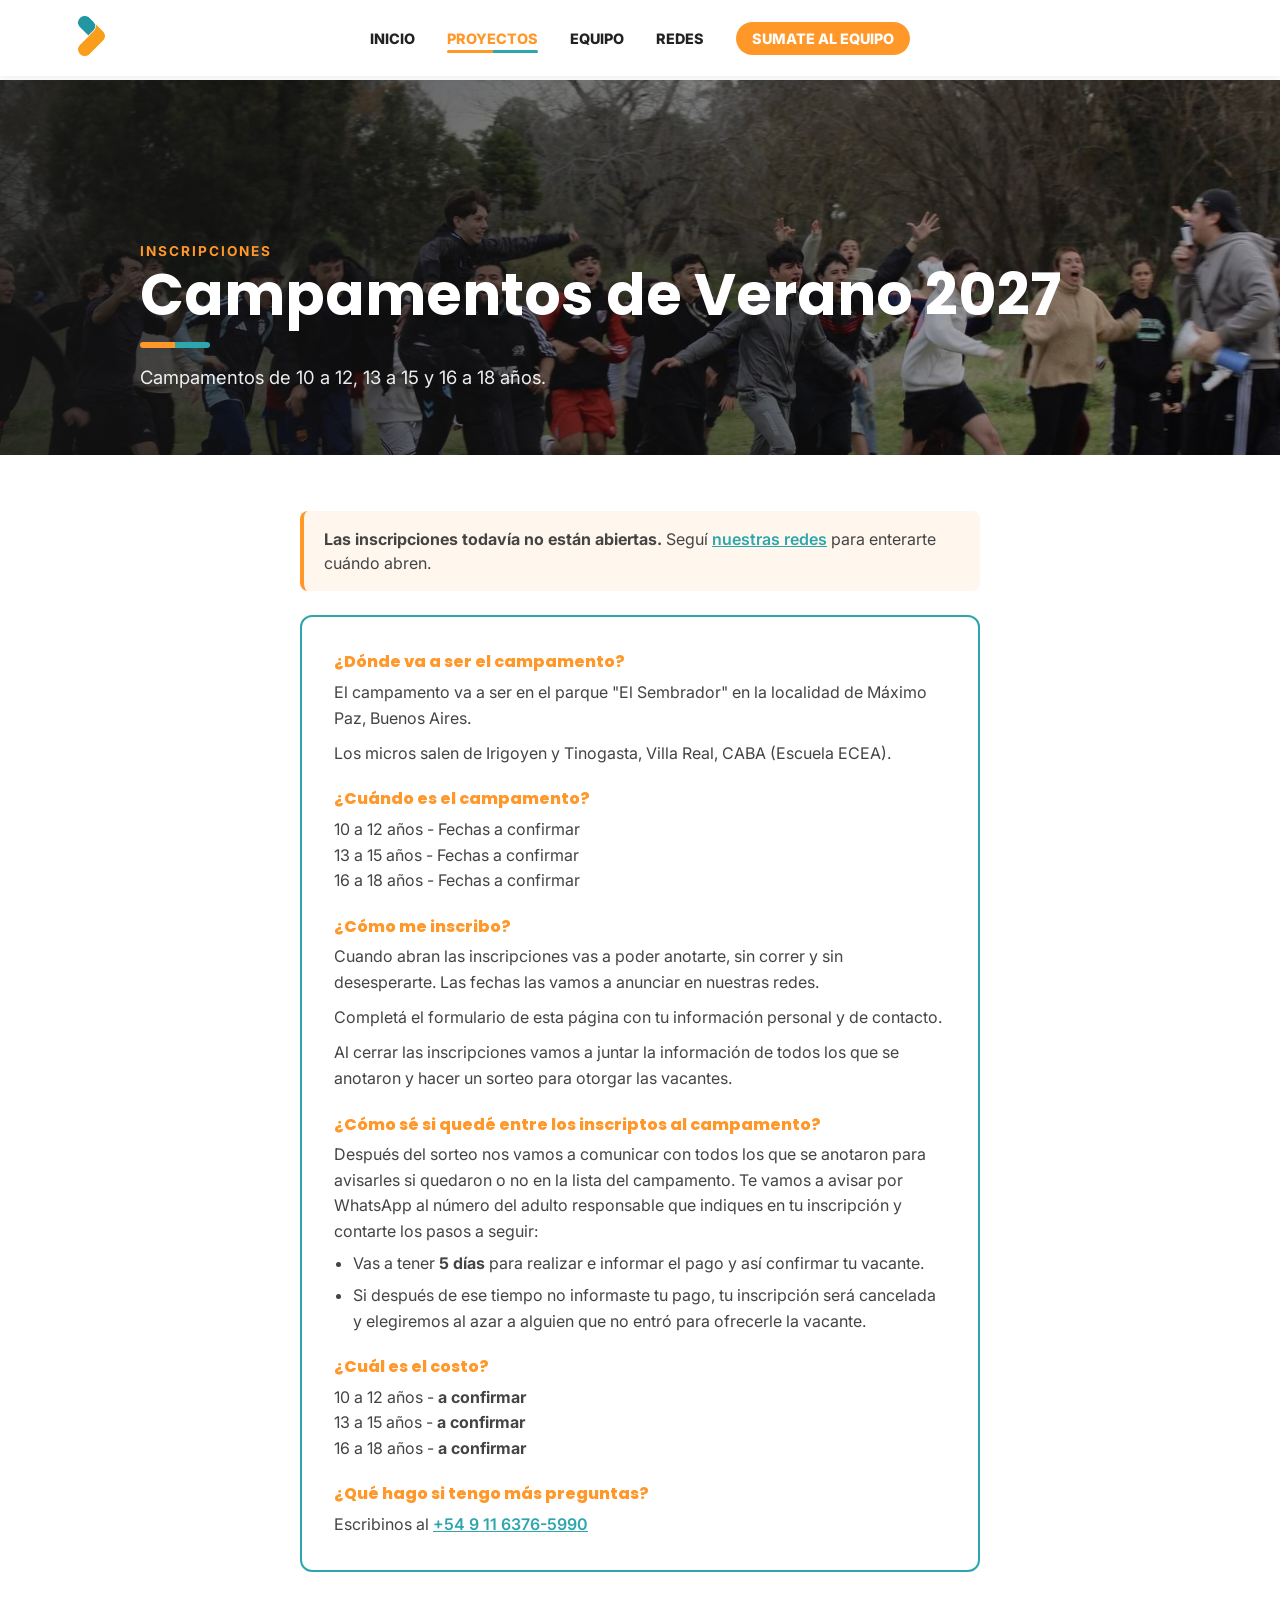
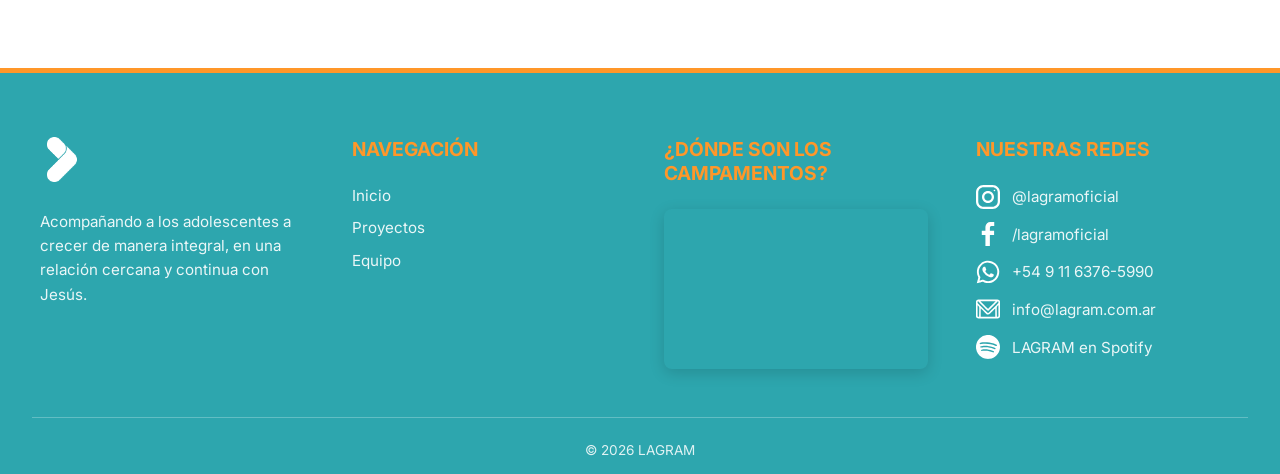
<file: inscripcion.html>
<!DOCTYPE html>
<html lang="es">
<head>
    <meta charset="UTF-8">
    <meta name="viewport" content="width=device-width, initial-scale=1.0">
    <meta name="description" content="Inscribite a los campamentos de LAGRAM para 10 a 12, 13 a 15 y 16 a 18 años.">
    <meta property="og:title" content="Inscripciones | LAGRAM">
    <meta property="og:description" content="Inscribite a los campamentos de LAGRAM para 10 a 12, 13 a 15 y 16 a 18 años.">
    <meta property="og:type" content="website">
    <meta property="og:locale" content="es_AR">
    <meta name="theme-color" content="#2DA6AE">
    <title>Inscripciones | LAGRAM</title>
    <link rel="icon" type="image/png" href="assets/img/iso.png">

    <link rel="preconnect" href="https://fonts.googleapis.com">
    <link rel="preconnect" href="https://fonts.gstatic.com" crossorigin>

    <link href="https://fonts.googleapis.com/css2?family=Inter:wght@300;400;600&family=Poppins:wght@800&display=swap" rel="stylesheet">
    <link rel="stylesheet" href="assets/css/variables.css">
    
    <link rel="stylesheet" href="assets/css/estilos.css">
</head>
<body>

    
   <header class="header">
    <div class="header__contenedor">
        <!-- Logo -->
        <a href="index.html" class="header__logo-link">
            <img src="assets/img/iso.png" alt="Logo de LAGRAM" class="header__logo">
        </a>

        <!-- Botón de Hamburguesa (Solo visible en mobile) -->
        <button class="header__hamburguesa" id="menu-btn" aria-label="Abrir menú" aria-expanded="false" aria-controls="menu-nav">
            <span class="header__hamburguesa-linea"></span>
            <span class="header__hamburguesa-linea"></span>
            <span class="header__hamburguesa-linea"></span>
        </button>

        <!-- Navegación -->
        <nav class="header__nav" id="menu-nav">
            <ul class="header__menu">
                <li><a href="index.html" class="header__link">Inicio</a></li>
                <li><a href="proyectos.html" class="header__link">Proyectos</a></li>
                <li><a href="equipo.html" class="header__link">Equipo</a></li>
                <li><a href="#footer" class="header__link">Redes</a></li>
                <li><a href="sumate.html" class="header__link header__link--destacado">Sumate al equipo</a></li>
            </ul>
        </nav>
    </div>
</header>

    <main class="pagina-inscripcion">
        <!-- Encabezado con foto: se cambia la foto en background-image y el encuadre vertical en background-position -->
        <section class="encabezado" style="background-image: url('assets/img/13-15.jpg'); background-position: center 50%;">
            <div class="encabezado__contenido">
                <span class="encabezado__etiqueta">Inscripciones</span>
                <h1 class="encabezado__titulo" id="temporada-titulo">Inscripciones</h1>
                <p class="encabezado__texto">Campamentos de 10 a 12, 13 a 15 y 16 a 18 años.</p>
            </div>
        </section>

        <div class="inscripcion">

            <!-- Aviso de estado: abre pronto / cerrada / lista de espera (lo completa el JS) -->
            <div class="inscripcion-aviso inscripcion-aviso--destacado" id="aviso-estado" hidden></div>

            <!-- INFO DE LA TEMPORADA (se completa desde js/datos.js) -->
            <aside class="inscripcion-info" id="temporada-info" aria-label="Información de la temporada"></aside>


            <!-- =========================================
                 FORMULARIO (4 pasos)
            ========================================= -->
            <form class="formulario" id="form-inscripcion" novalidate>

                <!-- Barra de progreso -->
                <div class="formulario__progreso">
                    <p class="formulario__paso-texto" aria-live="polite">Paso 1 de 4</p>
                    <div class="formulario__barra"><div class="formulario__barra-relleno"></div></div>
                </div>

                <!-- PASO 1: Campamento -->
                <fieldset class="formulario__paso" data-paso="1">
                    <legend class="formulario__titulo">Elegí tu campamento</legend>

                    <div class="campo" data-campo="campamento">
                        <p class="campo__label" id="label-campamento">¿A qué campamento querés ir? <span class="campo__req">*</span></p>
                        <div class="opciones" role="radiogroup" aria-labelledby="label-campamento" id="opciones-campamento">
                            <!-- Las opciones se generan desde js/datos.js -->
                        </div>
                        <p class="campo__ayuda">La edad de los campamentos está delimitada. Si no estás dentro de la franja indicada pero creés que es muy importante para vos participar, solicitá una autorización, pero no alteres la información de tu edad.</p>
                        <p class="campo__error" aria-live="polite"></p>
                    </div>

                    <div class="campo" data-campo="edad">
                        <label class="campo__label" for="edad">¿Cuántos años vas a tener al comenzar el campamento? <span class="campo__req">*</span></label>
                        <select id="edad" name="edad" required disabled>
                            <option value="">Primero elegí el campamento</option>
                        </select>
                        <p class="campo__error" aria-live="polite"></p>
                    </div>

                    <div class="inscripcion-aviso" id="aviso-edad" hidden>
                        <p>Tu edad está fuera de la franja de este campamento. Podés enviar la inscripción igual:
                           el equipo la va a revisar y se va a comunicar con vos para ver si se puede autorizar.</p>
                    </div>
                </fieldset>

                <!-- PASO 2: Datos personales -->
                <fieldset class="formulario__paso" data-paso="2" hidden>
                    <legend class="formulario__titulo">Tus datos</legend>

                    <div class="campo-fila">
                        <div class="campo" data-campo="nombre">
                            <label class="campo__label" for="nombre">Nombre <span class="campo__req">*</span></label>
                            <input type="text" id="nombre" name="nombre" autocomplete="given-name" required maxlength="60">
                            <p class="campo__error" aria-live="polite"></p>
                        </div>
                        <div class="campo" data-campo="apellido">
                            <label class="campo__label" for="apellido">Apellido <span class="campo__req">*</span></label>
                            <input type="text" id="apellido" name="apellido" autocomplete="family-name" required maxlength="60">
                            <p class="campo__error" aria-live="polite"></p>
                        </div>
                    </div>

                    <div class="campo" data-campo="sexo">
                        <p class="campo__label" id="label-sexo">Sexo <span class="campo__req">*</span></p>
                        <div class="opciones opciones--fila" role="radiogroup" aria-labelledby="label-sexo">
                            <label class="opcion"><input type="radio" name="sexo" value="femenino" required><span>Femenino</span></label>
                            <label class="opcion"><input type="radio" name="sexo" value="masculino"><span>Masculino</span></label>
                        </div>
                        <p class="campo__error" aria-live="polite"></p>
                    </div>

                    <div class="campo-fila">
                        <div class="campo" data-campo="fecha_nacimiento">
                            <label class="campo__label" for="fecha_nacimiento">Fecha de nacimiento <span class="campo__req">*</span></label>
                            <input type="date" id="fecha_nacimiento" name="fecha_nacimiento" autocomplete="bday" required>
                            <p class="campo__error" aria-live="polite"></p>
                        </div>
                        <div class="campo" data-campo="dni">
                            <label class="campo__label" for="dni">DNI <span class="campo__req">*</span></label>
                            <input type="text" id="dni" name="dni" inputmode="numeric" required maxlength="10" placeholder="Sin puntos">
                            <p class="campo__error" aria-live="polite"></p>
                        </div>
                    </div>
                </fieldset>

                <!-- PASO 3: Contanos algo de vos -->
                <fieldset class="formulario__paso" data-paso="3" hidden>
                    <legend class="formulario__titulo">Contanos algo de vos</legend>

                    <div class="campo" data-campo="va_iglesia">
                        <p class="campo__label" id="label-iglesia">¿Vas a alguna iglesia? <span class="campo__req">*</span></p>
                        <div class="opciones opciones--fila" role="radiogroup" aria-labelledby="label-iglesia">
                            <label class="opcion"><input type="radio" name="va_iglesia" value="si" required><span>Sí</span></label>
                            <label class="opcion"><input type="radio" name="va_iglesia" value="no"><span>No</span></label>
                        </div>
                        <p class="campo__error" aria-live="polite"></p>
                    </div>

                    <div class="campo" data-campo="iglesia" data-mostrar-si="va_iglesia=si" hidden>
                        <label class="campo__label" for="iglesia">¿Cuál? <span class="campo__req">*</span></label>
                        <input type="text" id="iglesia" name="iglesia" maxlength="100">
                        <p class="campo__error" aria-live="polite"></p>
                    </div>

                    <div class="campo" data-campo="colegio">
                        <label class="campo__label" for="colegio">¿A qué colegio vas? <span class="campo__req">*</span></label>
                        <input type="text" id="colegio" name="colegio" required maxlength="100">
                        <p class="campo__error" aria-live="polite"></p>
                    </div>

                    <div class="campo" data-campo="dieta">
                        <p class="campo__label" id="label-dieta">¿Tenés alguna dieta especial? <span class="campo__req">*</span></p>
                        <p class="campo__ayuda">Contanos si tenés alguna alergia o restricción médica a ciertos alimentos. Tené en cuenta que elegir una dieta implica adaptar el menú durante todo el campamento.</p>
                        <div class="opciones" role="radiogroup" aria-labelledby="label-dieta">
                            <label class="opcion"><input type="radio" name="dieta" value="ninguna" required><span>No</span></label>
                            <label class="opcion"><input type="radio" name="dieta" value="vegetariana"><span>Soy vegetariano/a</span></label>
                            <label class="opcion"><input type="radio" name="dieta" value="vegana"><span>Soy vegano/a</span></label>
                            <label class="opcion"><input type="radio" name="dieta" value="celiaca"><span>Soy celíaco/a</span></label>
                            <label class="opcion"><input type="radio" name="dieta" value="otra"><span>Otra</span></label>
                        </div>
                        <p class="campo__error" aria-live="polite"></p>
                    </div>

                    <div class="campo" data-campo="dieta_detalle" data-mostrar-si="dieta!=ninguna" hidden>
                        <label class="campo__label" for="dieta_detalle">Especificá nivel de tolerancia, cuidado especial o cualquier otro detalle relevante</label>
                        <textarea id="dieta_detalle" name="dieta_detalle" rows="3" maxlength="500"></textarea>
                        <p class="campo__error" aria-live="polite"></p>
                    </div>

                    <div class="campo" data-campo="experiencia">
                        <p class="campo__label" id="label-experiencia">¿Ya viniste a otros eventos de LAGRAM? <span class="campo__req">*</span></p>
                        <div class="opciones" role="radiogroup" aria-labelledby="label-experiencia">
                            <label class="opcion"><input type="radio" name="experiencia" value="campamentos" required><span>No me pierdo un campamento hace años</span></label>
                            <label class="opcion"><input type="radio" name="experiencia" value="otros_eventos"><span>Fui a otros eventos (deportivos, arte, videojuegos, etc.) pero nunca a los campamentos</span></label>
                            <label class="opcion"><input type="radio" name="experiencia" value="primera_vez"><span>Este sería mi primer evento de LAGRAM</span></label>
                        </div>
                        <p class="campo__error" aria-live="polite"></p>
                    </div>

                    <div class="campo" data-campo="unir_con">
                        <label class="campo__label" for="unir_con">"Unir" mi inscripción con</label>
                        <p class="campo__ayuda">Durante el sorteo de vacantes podés unir tu inscripción con <strong>una sola persona</strong> para que entren (o no) juntos. Escribí su nombre y apellido. Las uniones con más de una persona no se tienen en cuenta.</p>
                        <input type="text" id="unir_con" name="unir_con" maxlength="100" placeholder="Nombre y apellido">
                        <p class="campo__error" aria-live="polite"></p>
                    </div>
                </fieldset>

                <!-- PASO 4: Contacto -->
                <fieldset class="formulario__paso" data-paso="4" hidden>
                    <legend class="formulario__titulo">Cómo te contactamos</legend>

                    <div class="campo" data-campo="direccion">
                        <label class="campo__label" for="direccion">Dirección (calle y número) <span class="campo__req">*</span></label>
                        <input type="text" id="direccion" name="direccion" autocomplete="street-address" required maxlength="120">
                        <p class="campo__error" aria-live="polite"></p>
                    </div>

                    <div class="campo-fila">
                        <div class="campo" data-campo="barrio">
                            <label class="campo__label" for="barrio">Barrio <span class="campo__req">*</span></label>
                            <input type="text" id="barrio" name="barrio" required maxlength="80">
                            <p class="campo__error" aria-live="polite"></p>
                        </div>
                        <div class="campo" data-campo="municipio">
                            <label class="campo__label" for="municipio">Municipio <span class="campo__req">*</span></label>
                            <input type="text" id="municipio" name="municipio" autocomplete="address-level2" required maxlength="80">
                            <p class="campo__error" aria-live="polite"></p>
                        </div>
                    </div>

                    <div class="campo campo--corto" data-campo="codigo_postal">
                        <label class="campo__label" for="codigo_postal">Código postal <span class="campo__req">*</span></label>
                        <input type="text" id="codigo_postal" name="codigo_postal" autocomplete="postal-code" required maxlength="8">
                        <p class="campo__error" aria-live="polite"></p>
                    </div>

                    <div class="campo" data-campo="tiene_celular">
                        <p class="campo__label" id="label-celular">¿Tenés teléfono celular propio? <span class="campo__req">*</span></p>
                        <div class="opciones opciones--fila" role="radiogroup" aria-labelledby="label-celular">
                            <label class="opcion"><input type="radio" name="tiene_celular" value="si" required><span>Sí</span></label>
                            <label class="opcion"><input type="radio" name="tiene_celular" value="no"><span>No</span></label>
                        </div>
                        <p class="campo__error" aria-live="polite"></p>
                    </div>

                    <div class="campo" data-campo="celular" data-mostrar-si="tiene_celular=si" hidden>
                        <label class="campo__label" for="celular">¿Cuál es el número? <span class="campo__req">*</span></label>
                        <input type="tel" id="celular" name="celular" autocomplete="tel" placeholder="Ej: 11 6376 5990">
                        <p class="campo__error" aria-live="polite"></p>
                    </div>

                    <div class="campo-fila">
                        <div class="campo" data-campo="instagram">
                            <label class="campo__label" for="instagram">Tu Instagram</label>
                            <input type="text" id="instagram" name="instagram" maxlength="40" placeholder="@usuario">
                            <p class="campo__error" aria-live="polite"></p>
                        </div>
                        <div class="campo" data-campo="email">
                            <label class="campo__label" for="email">Tu email</label>
                            <input type="email" id="email" name="email" autocomplete="email" maxlength="120">
                            <p class="campo__error" aria-live="polite"></p>
                        </div>
                    </div>

                    <div class="formulario__destacado">
                        <h3>Celular de contacto</h3>
                        <p><strong>Importante:</strong> al celular del adulto responsable vamos a enviar toda la información de la inscripción y del pago. Asegurate de que esté bien escrito y en funcionamiento.</p>

                        <div class="campo" data-campo="celular_adulto">
                            <label class="campo__label" for="celular_adulto">El celular de tu adulto responsable <span class="campo__req">*</span></label>
                            <input type="tel" id="celular_adulto" name="celular_adulto" required placeholder="Ej: 11 6376 5990">
                            <p class="campo__error" aria-live="polite"></p>
                        </div>
                    </div>

                    <div class="campo" data-campo="comentarios">
                        <label class="campo__label" for="comentarios">¿Hay algo más que nos quieras contar?</label>
                        <textarea id="comentarios" name="comentarios" rows="3" maxlength="1000"></textarea>
                        <p class="campo__error" aria-live="polite"></p>
                    </div>

                    <div class="campo" data-campo="consentimiento">
                        <label class="opcion opcion--check">
                            <input type="checkbox" name="consentimiento" value="si" required>
                            <span>Mi adulto responsable y yo estamos de acuerdo en que LAGRAM use estos datos únicamente para gestionar la inscripción al campamento.</span>
                        </label>
                        <p class="campo__error" aria-live="polite"></p>
                    </div>
                </fieldset>

                <!-- Navegación entre pasos -->
                <div class="formulario__acciones">
                    <button type="button" class="btn btn--secundario" data-accion="anterior" hidden>Anterior</button>
                    <button type="button" class="btn btn--primario" data-accion="siguiente">Continuar</button>
                    <button type="submit" class="btn btn--primario" data-accion="enviar" hidden>Enviar inscripción</button>
                </div>
                <p class="formulario__error-general" role="alert"></p>
            </form>

            <!-- Pantalla de éxito -->
            <section class="formulario-exito" id="formulario-exito" hidden tabindex="-1">
                <h2>¡Listo, ya estás anotado/a!</h2>
                <p>Recibimos tu inscripción. Después del cierre hacemos el sorteo de vacantes y te avisamos por WhatsApp al celular de tu adulto responsable.</p>
                <a href="index.html" class="btn btn--secundario">Volver al inicio</a>
            </section>
        </div>
    </main>


    <footer class="footer" id="footer">
        <div class="footer__contenedor">

            <div class="footer__columna">
                <img src="assets/img/iso.png" alt="Logo LAGRAM" class="footer__logo">
                <p class="footer__descripcion">Acompañando a los adolescentes a crecer de manera integral, en una
                    relación cercana y continua con Jesús.</p>
            </div>

            <div class="footer__columna">
                <h4 class="footer__titulo">Navegación</h4>
                <ul class="footer__links">
                    <li><a href="index.html">Inicio</a></li>
                    <li><a href="proyectos.html">Proyectos</a></li>
                    <li><a href="equipo.html">Equipo</a></li>
                </ul>
            </div>

            <!-- Columna 3: El Mapa -->
            <div class="footer__columna">
                <h4 class="footer__titulo">¿Dónde son los campamentos?</h4>
                <div class="footer__mapa">
                    <iframe
                        src="https://www.google.com/maps/embed?pb=!1m18!1m12!1m3!1d3270.274318870614!2d-58.596475151065064!3d-34.949732598355894!2m3!1f0!2f0!3f0!3m2!1i1024!2i768!4f13.1!3m3!1m2!1s0x95bcd87e0a44ce57%3A0x9e309571b2313253!2sParque%20Cristiano%20El%20Sembrador!5e0!3m2!1ses-419!2sar!4v1786031067845!5m2!1ses-419!2sar"
                        width="600" height="450" style="border:0;" allowfullscreen="" loading="lazy"
                        referrerpolicy="no-referrer-when-downgrade">
                    </iframe>
                </div>
            </div>

            <!-- Columna 4: Redes y Contacto -->
            <div class="footer__columna">
                <h4 class="footer__titulo">Nuestras Redes</h4>

                <div class="footer__social footer__social--vertical">
                    <a href="https://www.instagram.com/lagramoficial" target="_blank" rel="noopener">
                        <img src="assets/img/instagram.svg" alt="" aria-hidden="true">
                        <span>@lagramoficial</span>
                    </a>
                    <a href="https://www.facebook.com/lagramoficial" target="_blank" rel="noopener">
                        <img src="assets/img/facebook-footer.svg" alt="" aria-hidden="true">
                        <span>/lagramoficial</span>
                    </a>
                    <a href="https://wa.me/5491163765990" target="_blank" rel="noopener">
                        <img src="assets/img/whatsapp-footer.svg" alt="" aria-hidden="true">
                        <span>+54 9 11 6376-5990</span>
                    </a>
                    <a href="mailto:info@lagram.com.ar">
                        <img src="assets/img/gmail-footer.svg" alt="" aria-hidden="true">
                        <span>info@lagram.com.ar</span>
                    </a>
                    <a href="https://open.spotify.com/user/lagramoficial?si=a2e627d1a4cd45a8" target="_blank" rel="noopener">
                        <img src="assets/img/spotify-footer.svg" alt="" aria-hidden="true">
                        <span>LAGRAM en Spotify</span>
                    </a>
                </div>
            </div>

        </div>

        <div class="footer__copyright">
            <p>&copy; 2026 LAGRAM</p>
        </div>
    </footer>

    <script src="js/datos.js"></script>
    <script src="js/api.js"></script>
    <script src="js/script.js"></script>
    <script src="js/formulario.js"></script>
    <script src="js/inscripcion-campamentos.js"></script>
</body>
</html>
</file>
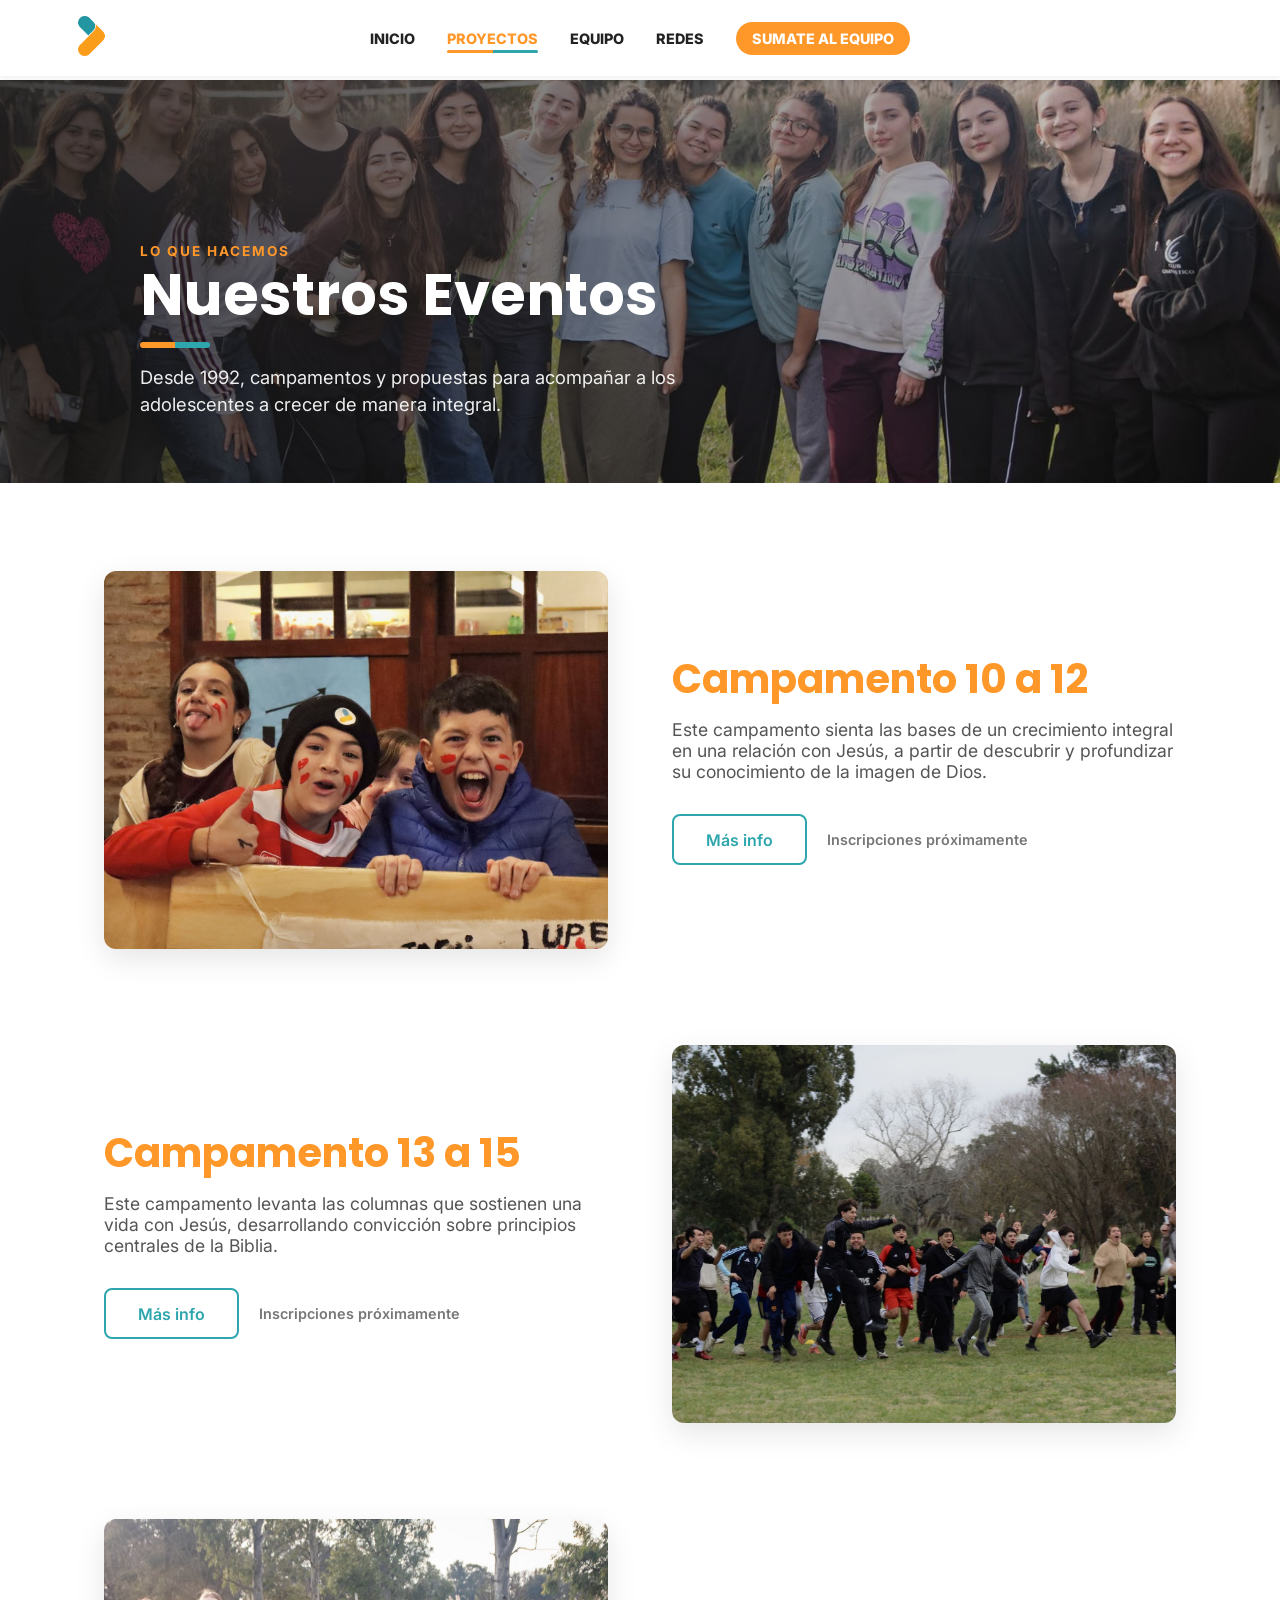
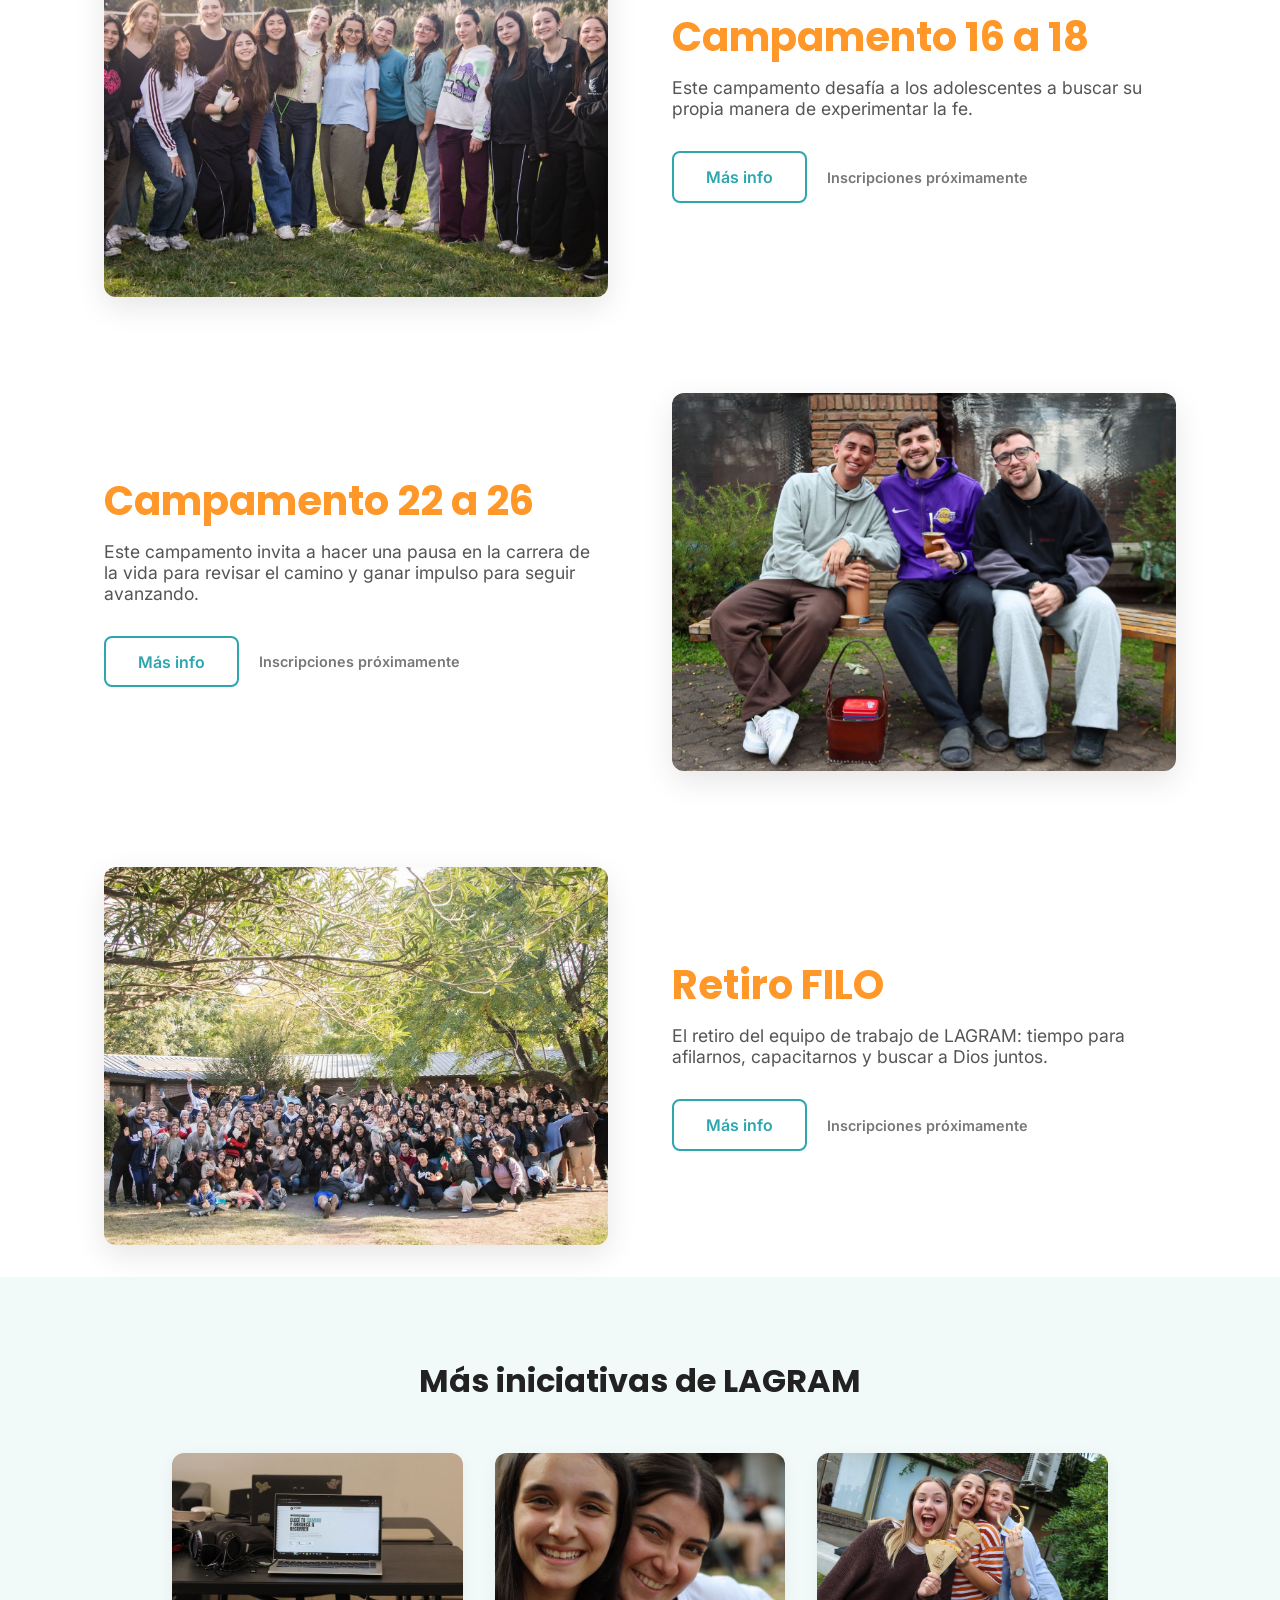
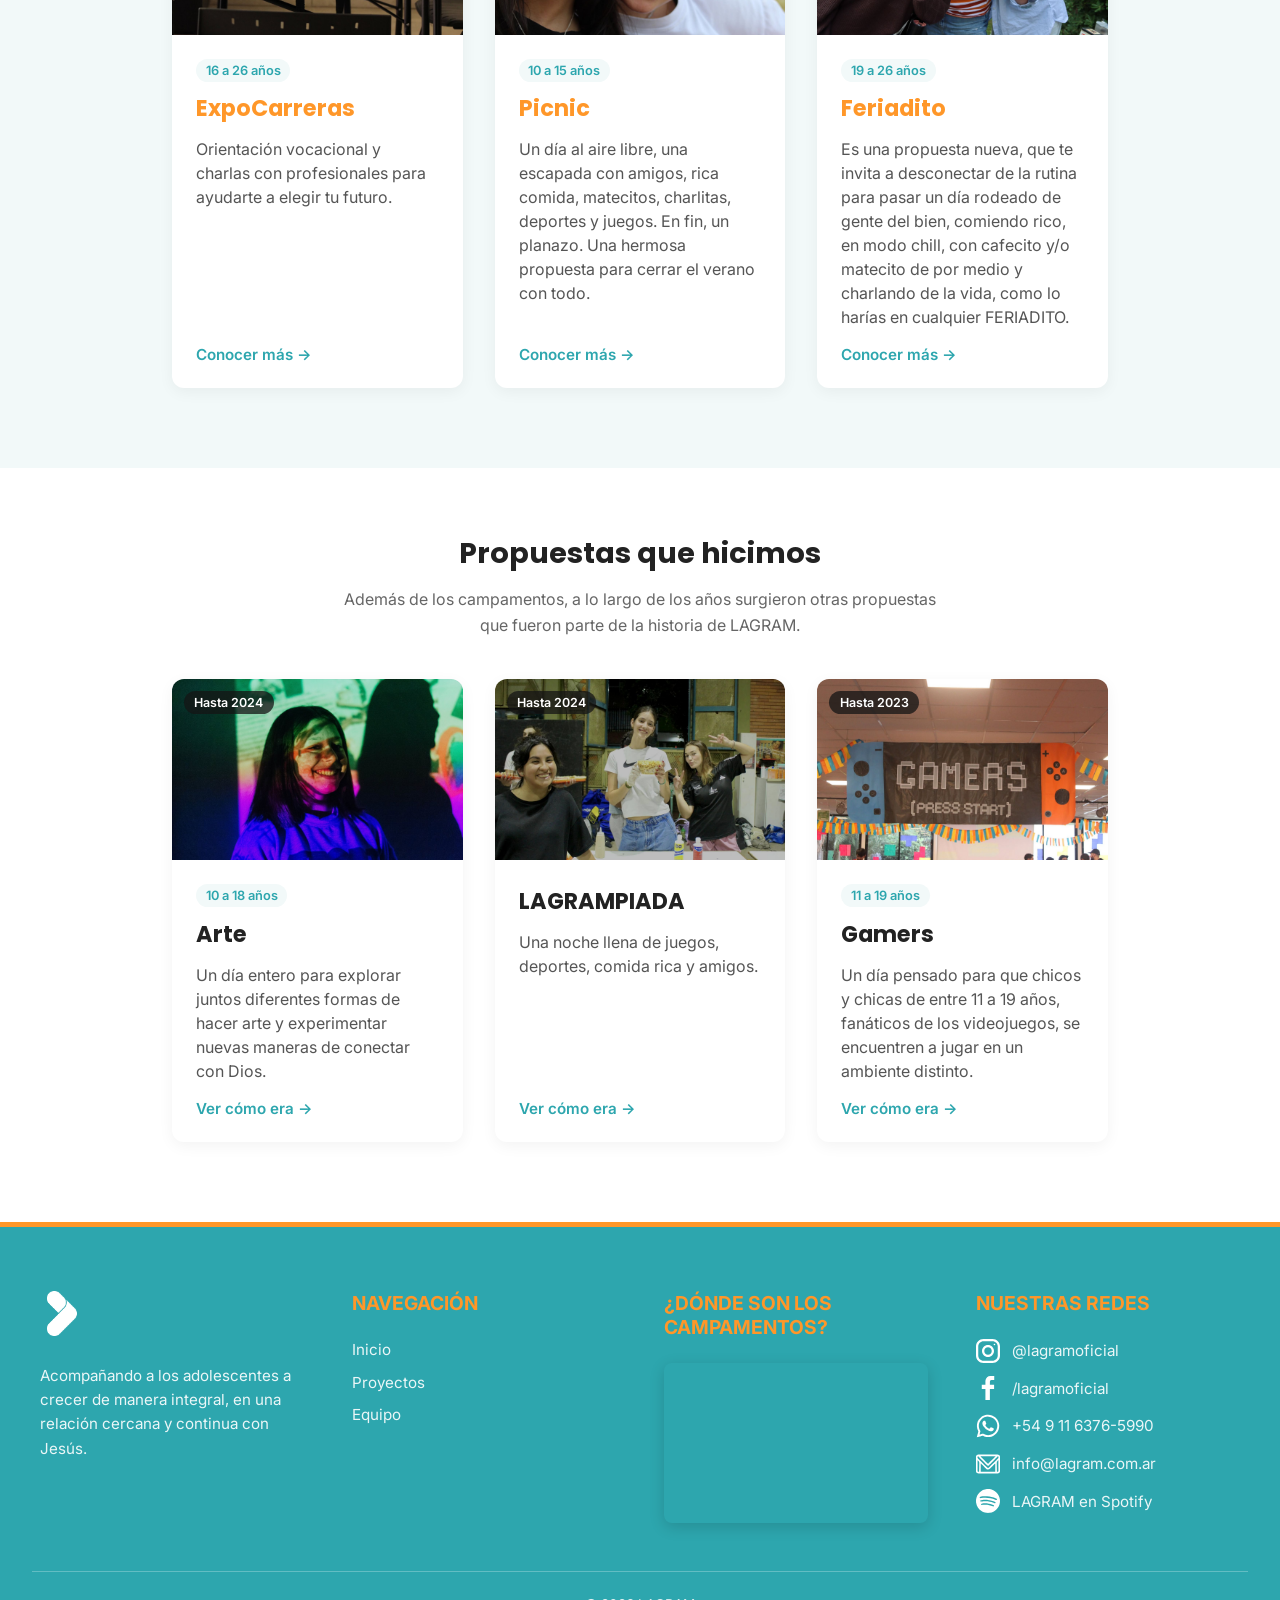
<file: proyectos.html>
<!DOCTYPE html>
<html lang="es">
<head>
    <meta charset="UTF-8">
    <meta name="viewport" content="width=device-width, initial-scale=1.0">
    <meta name="description" content="Desde 1992, campamentos y propuestas para acompañar a los adolescentes a crecer de manera integral.">
    <meta property="og:title" content="Proyectos | LAGRAM">
    <meta property="og:description" content="Desde 1992, campamentos y propuestas para acompañar a los adolescentes a crecer de manera integral.">
    <meta property="og:type" content="website">
    <meta property="og:locale" content="es_AR">
    <meta name="theme-color" content="#2DA6AE">
    <title>Proyectos | LAGRAM</title>
    <link rel="icon" type="image/png" href="assets/img/iso.png">

    <link rel="preconnect" href="https://fonts.googleapis.com">
    <link rel="preconnect" href="https://fonts.gstatic.com" crossorigin>

    <link href="https://fonts.googleapis.com/css2?family=Inter:wght@300;400;600&family=Poppins:wght@800&display=swap" rel="stylesheet">
    <link rel="stylesheet" href="assets/css/variables.css">
    
    <link rel="stylesheet" href="assets/css/estilos.css">
</head>
<body>

    
   <header class="header">
    <div class="header__contenedor">
        <!-- Logo -->
        <a href="index.html" class="header__logo-link">
            <img src="assets/img/iso.png" alt="Logo de LAGRAM" class="header__logo">
        </a>

        <!-- Botón de Hamburguesa (Solo visible en mobile) -->
        <button class="header__hamburguesa" id="menu-btn" aria-label="Abrir menú" aria-expanded="false" aria-controls="menu-nav">
            <span class="header__hamburguesa-linea"></span>
            <span class="header__hamburguesa-linea"></span>
            <span class="header__hamburguesa-linea"></span>
        </button>

        <!-- Navegación -->
        <nav class="header__nav" id="menu-nav">
            <ul class="header__menu">
                <li><a href="index.html" class="header__link">Inicio</a></li>
                <li><a href="proyectos.html" class="header__link">Proyectos</a></li>
                <li><a href="equipo.html" class="header__link">Equipo</a></li>
                <li><a href="#footer" class="header__link">Redes</a></li>
                <li><a href="sumate.html" class="header__link header__link--destacado">Sumate al equipo</a></li>
            </ul>
        </nav>
    </div>
</header>

    <main class="pagina-proyectos">
        
        <!-- Cabecera de la página -->
        <!-- Encabezado con foto: se cambia la foto en background-image y el encuadre vertical en background-position -->
        <section class="encabezado" style="background-image: url('assets/img/16-18.jpg'); background-position: center 45%;">
            <div class="encabezado__contenido">
                <span class="encabezado__etiqueta">Lo que hacemos</span>
                <h1 class="encabezado__titulo">Nuestros Eventos</h1>
                <p class="encabezado__texto">Desde 1992, campamentos y propuestas para acompañar a los adolescentes a crecer de manera integral.</p>
            </div>
        </section>

        <!-- ZONA PRINCIPAL: Campamentos en zigzag (se dibujan desde js/datos.js) -->
        <section class="proyectos-vip" id="lista-campamentos" aria-label="Campamentos"></section>

        <!-- ZONA SECUNDARIA: Otras iniciativas (se dibujan desde js/datos.js) -->
        <section class="proyectos-secundarios">
            <h2 class="proyectos-secundarios__titulo">Más iniciativas de LAGRAM</h2>
            <div class="grid-proyectos" id="grid-otros-proyectos"></div>
        </section>

        <!-- Propuestas que ya no se hacen: se muestran como parte de la historia -->
        <section class="proyectos-historicos">
            <h2 class="proyectos-historicos__titulo">Propuestas que hicimos</h2>
            <p class="proyectos-historicos__texto">Además de los campamentos, a lo largo de los años surgieron otras propuestas que fueron parte de la historia de LAGRAM.</p>
            <div class="grid-proyectos" id="grid-historicos"></div>
        </section>

    </main>


    <footer class="footer" id="footer">
        <div class="footer__contenedor">

            <div class="footer__columna">
                <img src="assets/img/iso.png" alt="Logo LAGRAM" class="footer__logo">
                <p class="footer__descripcion">Acompañando a los adolescentes a crecer de manera integral, en una
                    relación cercana y continua con Jesús.</p>
            </div>

            <div class="footer__columna">
                <h4 class="footer__titulo">Navegación</h4>
                <ul class="footer__links">
                    <li><a href="index.html">Inicio</a></li>
                    <li><a href="proyectos.html">Proyectos</a></li>
                    <li><a href="equipo.html">Equipo</a></li>
                </ul>
            </div>

            <!-- Columna 3: El Mapa -->
            <div class="footer__columna">
                <h4 class="footer__titulo">¿Dónde son los campamentos?</h4>
                <div class="footer__mapa">
                    <iframe
                        src="https://www.google.com/maps/embed?pb=!1m18!1m12!1m3!1d3270.274318870614!2d-58.596475151065064!3d-34.949732598355894!2m3!1f0!2f0!3f0!3m2!1i1024!2i768!4f13.1!3m3!1m2!1s0x95bcd87e0a44ce57%3A0x9e309571b2313253!2sParque%20Cristiano%20El%20Sembrador!5e0!3m2!1ses-419!2sar!4v1786031067845!5m2!1ses-419!2sar"
                        width="600" height="450" style="border:0;" allowfullscreen="" loading="lazy"
                        referrerpolicy="no-referrer-when-downgrade">
                    </iframe>
                </div>
            </div>

            <!-- Columna 4: Redes y Contacto -->
            <div class="footer__columna">
                <h4 class="footer__titulo">Nuestras Redes</h4>

                <div class="footer__social footer__social--vertical">
                    <a href="https://www.instagram.com/lagramoficial" target="_blank" rel="noopener">
                        <img src="assets/img/instagram.svg" alt="" aria-hidden="true">
                        <span>@lagramoficial</span>
                    </a>
                    <a href="https://www.facebook.com/lagramoficial" target="_blank" rel="noopener">
                        <img src="assets/img/facebook-footer.svg" alt="" aria-hidden="true">
                        <span>/lagramoficial</span>
                    </a>
                    <a href="https://wa.me/5491163765990" target="_blank" rel="noopener">
                        <img src="assets/img/whatsapp-footer.svg" alt="" aria-hidden="true">
                        <span>+54 9 11 6376-5990</span>
                    </a>
                    <a href="mailto:info@lagram.com.ar">
                        <img src="assets/img/gmail-footer.svg" alt="" aria-hidden="true">
                        <span>info@lagram.com.ar</span>
                    </a>
                    <a href="https://open.spotify.com/user/lagramoficial?si=a2e627d1a4cd45a8" target="_blank" rel="noopener">
                        <img src="assets/img/spotify-footer.svg" alt="" aria-hidden="true">
                        <span>LAGRAM en Spotify</span>
                    </a>
                </div>
            </div>

        </div>

        <div class="footer__copyright">
            <p>&copy; 2026 LAGRAM</p>
        </div>
    </footer>

    <script src="js/datos.js"></script>
    <script src="js/script.js"></script>
</body>
</html>
</file>
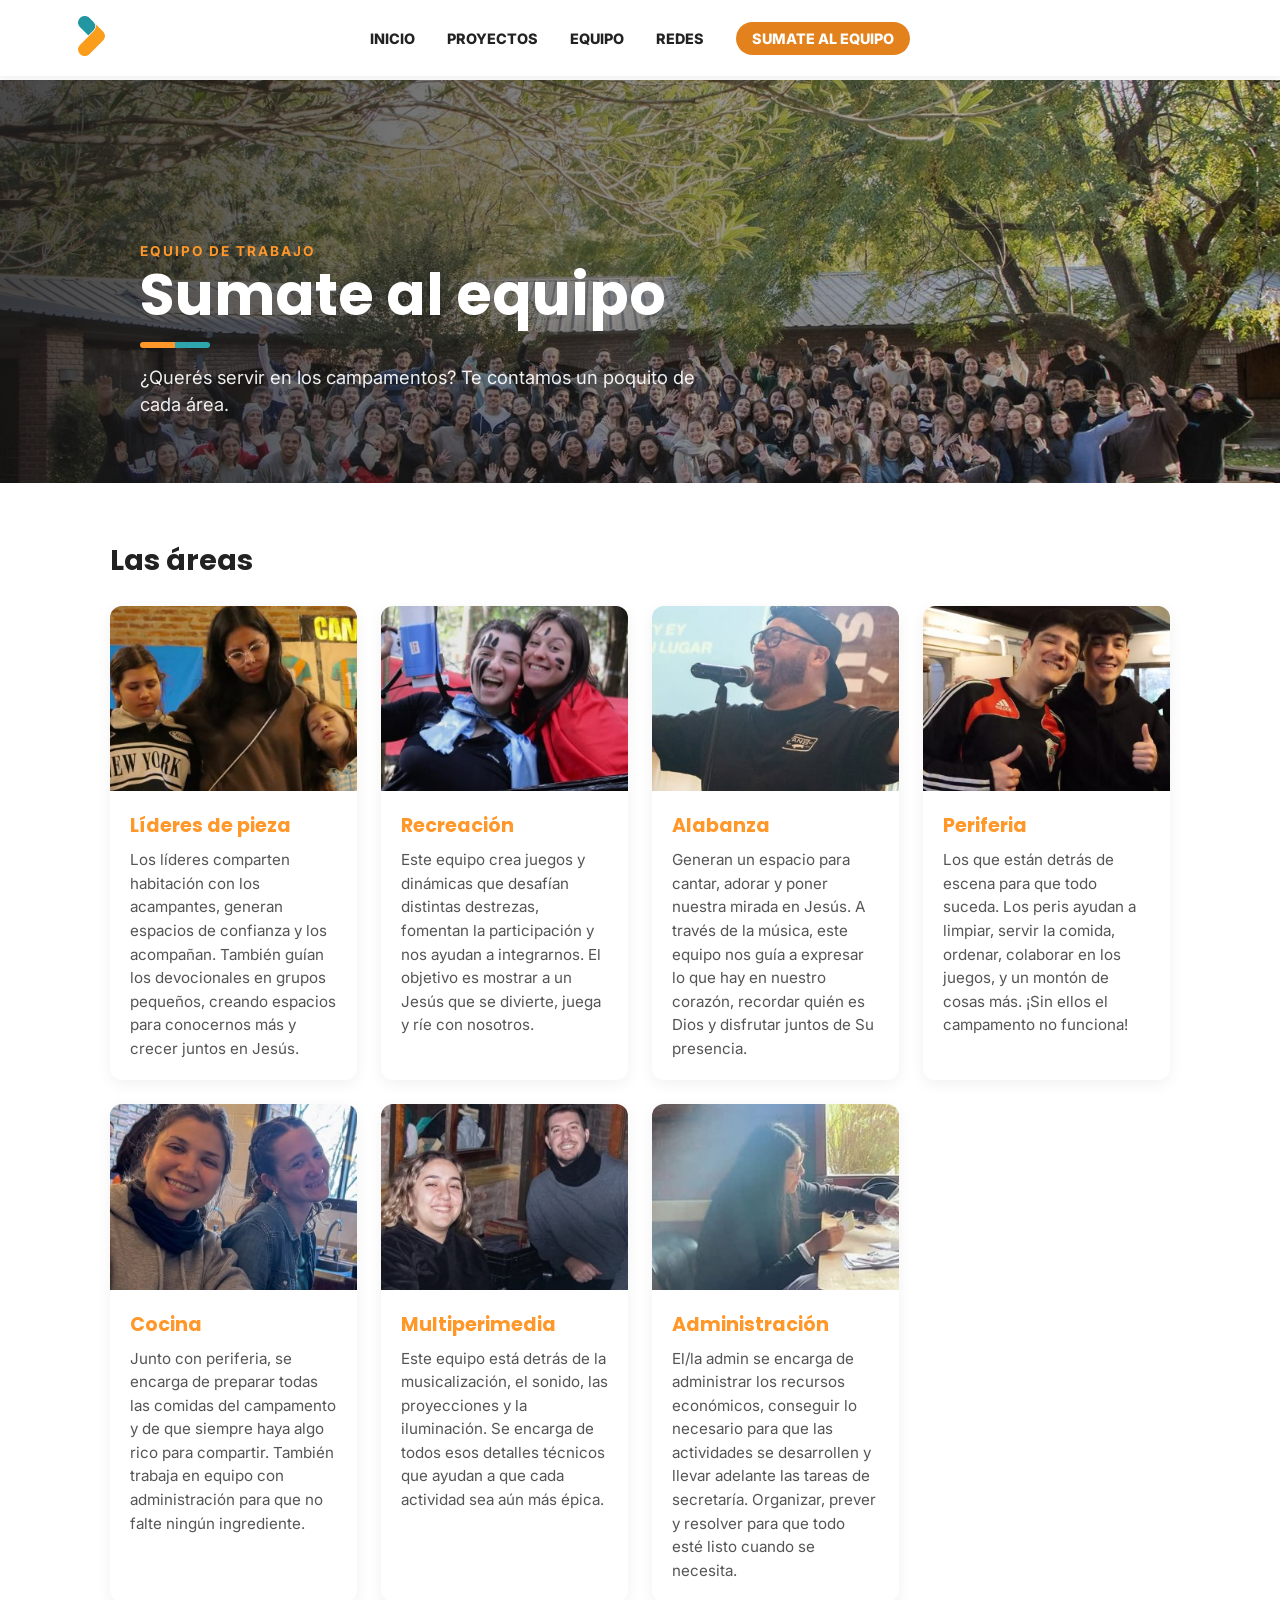
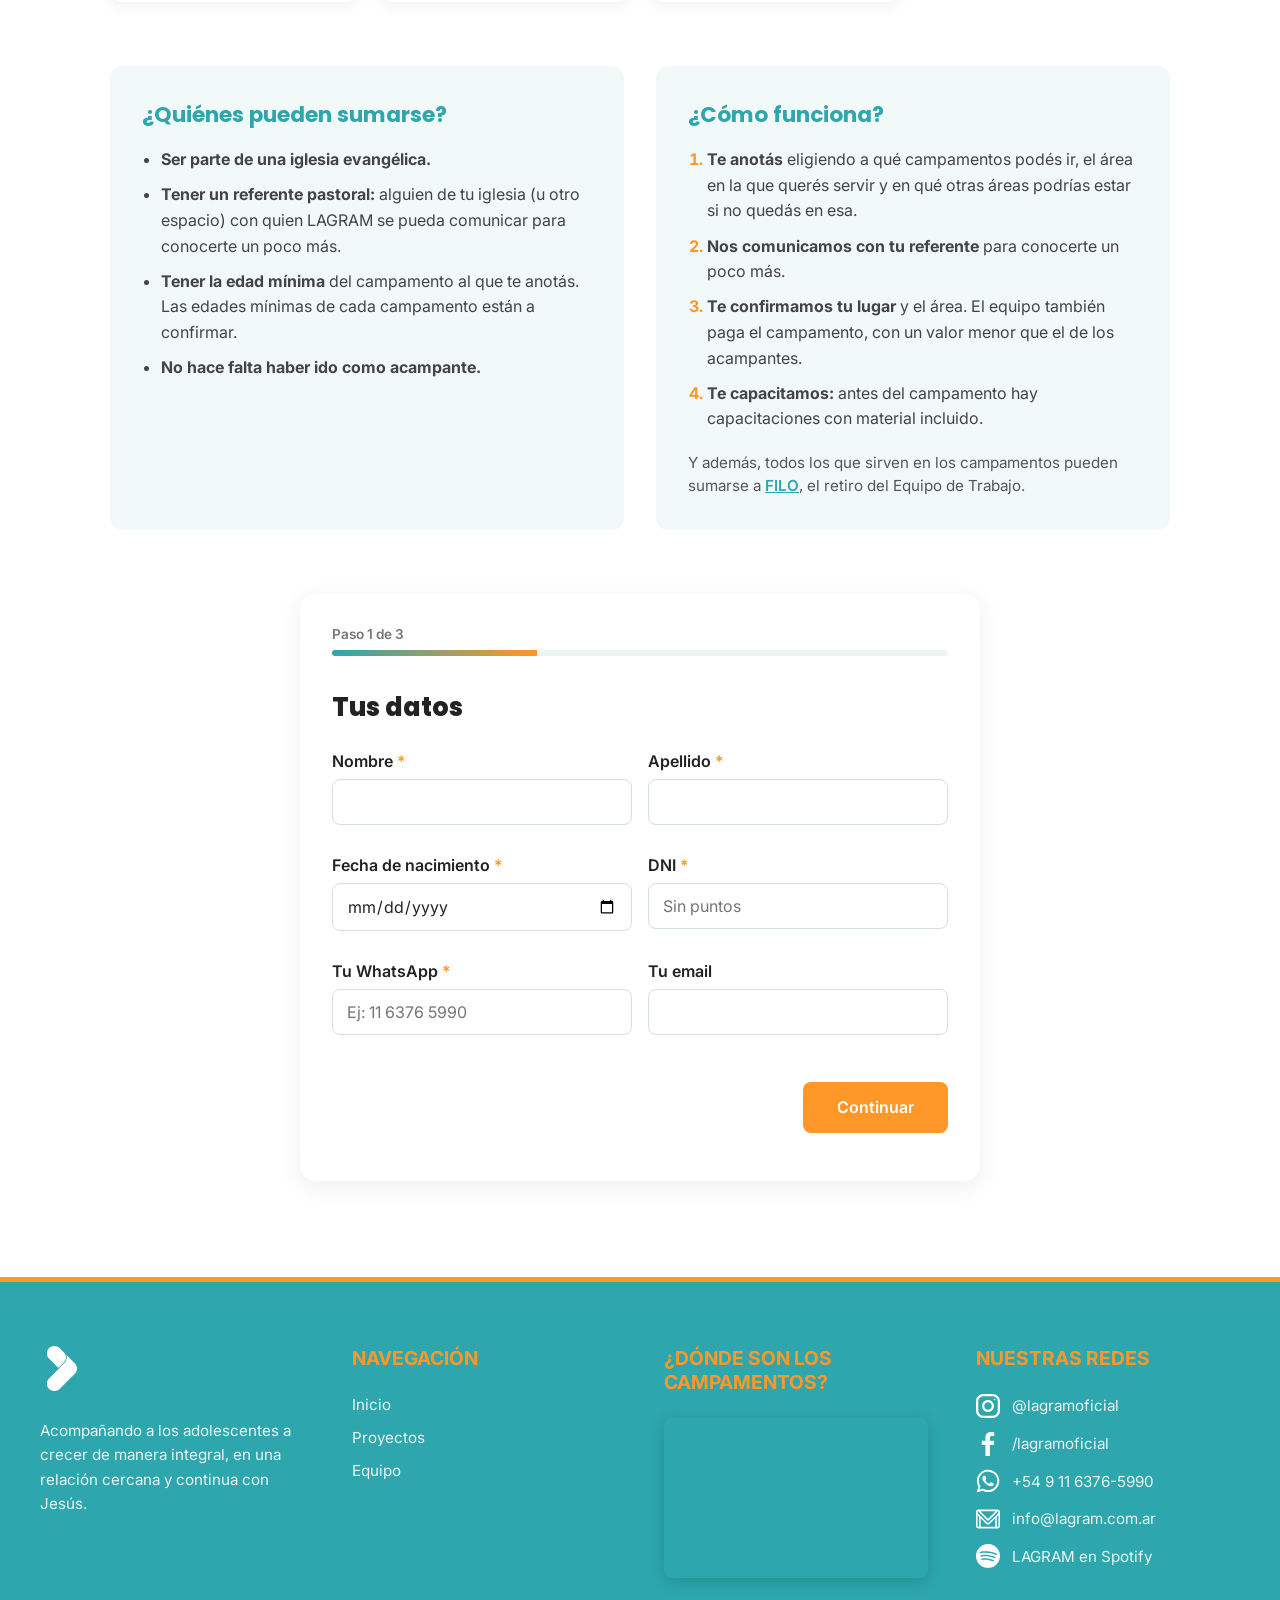
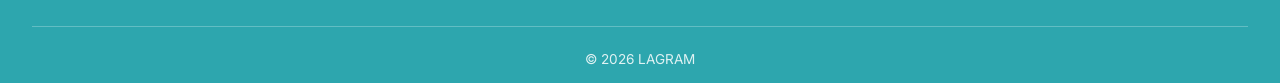
<file: sumate.html>
<!DOCTYPE html>
<html lang="es">
<head>
    <meta charset="UTF-8">
    <meta name="viewport" content="width=device-width, initial-scale=1.0">
    <meta name="description" content="¿Querés servir en los campamentos de LAGRAM? Conocé las áreas del Equipo de Trabajo y anotate.">
    <meta property="og:title" content="Sumate al equipo | LAGRAM">
    <meta property="og:description" content="¿Querés servir en los campamentos de LAGRAM? Conocé las áreas del Equipo de Trabajo y anotate.">
    <meta property="og:type" content="website">
    <meta property="og:locale" content="es_AR">
    <meta name="theme-color" content="#2DA6AE">
    <title>Sumate al equipo | LAGRAM</title>
    <link rel="icon" type="image/png" href="assets/img/iso.png">

    <link rel="preconnect" href="https://fonts.googleapis.com">
    <link rel="preconnect" href="https://fonts.gstatic.com" crossorigin>

    <link href="https://fonts.googleapis.com/css2?family=Inter:wght@300;400;600&family=Poppins:wght@800&display=swap" rel="stylesheet">
    <link rel="stylesheet" href="assets/css/variables.css">
    
    <link rel="stylesheet" href="assets/css/estilos.css">
</head>
<body>

    
   <header class="header">
    <div class="header__contenedor">
        <!-- Logo -->
        <a href="index.html" class="header__logo-link">
            <img src="assets/img/iso.png" alt="Logo de LAGRAM" class="header__logo">
        </a>

        <!-- Botón de Hamburguesa (Solo visible en mobile) -->
        <button class="header__hamburguesa" id="menu-btn" aria-label="Abrir menú" aria-expanded="false" aria-controls="menu-nav">
            <span class="header__hamburguesa-linea"></span>
            <span class="header__hamburguesa-linea"></span>
            <span class="header__hamburguesa-linea"></span>
        </button>

        <!-- Navegación -->
        <nav class="header__nav" id="menu-nav">
            <ul class="header__menu">
                <li><a href="index.html" class="header__link">Inicio</a></li>
                <li><a href="proyectos.html" class="header__link">Proyectos</a></li>
                <li><a href="equipo.html" class="header__link">Equipo</a></li>
                <li><a href="#footer" class="header__link">Redes</a></li>
                <li><a href="sumate.html" class="header__link header__link--destacado">Sumate al equipo</a></li>
            </ul>
        </nav>
    </div>
</header>

    <main class="pagina-inscripcion pagina-sumate">

        <!-- Encabezado con foto: se cambia la foto en background-image y el encuadre vertical en background-position -->
        <section class="encabezado" style="background-image: url('assets/img/FILO.jpg'); background-position: center 50%;">
            <div class="encabezado__contenido">
                <span class="encabezado__etiqueta">Equipo de Trabajo</span>
                <h1 class="encabezado__titulo">Sumate al equipo</h1>
                <p class="encabezado__texto">¿Querés servir en los campamentos? Te contamos un poquito de cada área.</p>
            </div>
        </section>

        <!-- =========================================
             ÁREAS (se dibujan desde EQUIPO_TRABAJO.areas en js/datos.js)
        ========================================= -->
        <section class="sumate-areas" aria-labelledby="titulo-areas">
            <h2 class="sumate__titulo" id="titulo-areas">Las áreas</h2>
            <div class="sumate-areas__grid" id="grid-areas"></div>
        </section>

        <!-- =========================================
             REQUISITOS Y CÓMO FUNCIONA
        ========================================= -->
        <section class="sumate-info">
            <div class="sumate-info__bloque">
                <h2 class="sumate__titulo">¿Quiénes pueden sumarse?</h2>
                <ul class="sumate-lista">
                    <li><strong>Ser parte de una iglesia evangélica.</strong></li>
                    <li><strong>Tener un referente pastoral:</strong> alguien de tu iglesia (u otro espacio) con quien LAGRAM se pueda comunicar para conocerte un poco más.</li>
                    <li><strong>Tener la edad mínima</strong> del campamento al que te anotás. <span id="edades-minimas">Las edades mínimas de cada campamento están a confirmar.</span></li>
                    <li><strong>No hace falta haber ido como acampante.</strong></li>
                </ul>
            </div>

            <div class="sumate-info__bloque">
                <h2 class="sumate__titulo">¿Cómo funciona?</h2>
                <ol class="sumate-pasos">
                    <li><strong>Te anotás</strong> eligiendo a qué campamentos podés ir, el área en la que querés servir y en qué otras áreas podrías estar si no quedás en esa.</li>
                    <li><strong>Nos comunicamos con tu referente</strong> para conocerte un poco más.</li>
                    <li><strong>Te confirmamos tu lugar</strong> y el área. El equipo también paga el campamento, con un valor menor que el de los acampantes.</li>
                    <li><strong>Te capacitamos:</strong> antes del campamento hay capacitaciones con material incluido.</li>
                </ol>
                <p class="sumate-nota">Y además, todos los que sirven en los campamentos pueden sumarse a <a href="inscripcion-filo.html">FILO</a>, el retiro del Equipo de Trabajo.</p>
            </div>
        </section>

        <div class="inscripcion" id="formulario-equipo">

            <!-- Aviso de estado: abre pronto / cerrada / lista de espera (lo completa el JS) -->
            <div class="inscripcion-aviso inscripcion-aviso--destacado" id="aviso-estado" hidden></div>

            <!-- =========================================
                 FORMULARIO (3 pasos) · PILOTO
                 Basado en el de FILO hasta tener el formulario real del equipo.
            ========================================= -->
            <form class="formulario" id="form-equipo" novalidate>

                <div class="formulario__progreso">
                    <p class="formulario__paso-texto" aria-live="polite"></p>
                    <div class="formulario__barra"><div class="formulario__barra-relleno"></div></div>
                </div>

                <!-- PASO 1: Tus datos -->
                <fieldset class="formulario__paso" data-paso="1">
                    <legend class="formulario__titulo">Tus datos</legend>

                    <div class="campo-fila">
                        <div class="campo" data-campo="nombre">
                            <label class="campo__label" for="nombre">Nombre <span class="campo__req">*</span></label>
                            <input type="text" id="nombre" name="nombre" autocomplete="given-name" required maxlength="60">
                            <p class="campo__error" aria-live="polite"></p>
                        </div>
                        <div class="campo" data-campo="apellido">
                            <label class="campo__label" for="apellido">Apellido <span class="campo__req">*</span></label>
                            <input type="text" id="apellido" name="apellido" autocomplete="family-name" required maxlength="60">
                            <p class="campo__error" aria-live="polite"></p>
                        </div>
                    </div>

                    <div class="campo-fila">
                        <div class="campo" data-campo="fecha_nacimiento">
                            <label class="campo__label" for="fecha_nacimiento">Fecha de nacimiento <span class="campo__req">*</span></label>
                            <input type="date" id="fecha_nacimiento" name="fecha_nacimiento" autocomplete="bday" required>
                            <p class="campo__error" aria-live="polite"></p>
                        </div>
                        <div class="campo" data-campo="dni">
                            <label class="campo__label" for="dni">DNI <span class="campo__req">*</span></label>
                            <input type="text" id="dni" name="dni" inputmode="numeric" required maxlength="10" placeholder="Sin puntos">
                            <p class="campo__error" aria-live="polite"></p>
                        </div>
                    </div>

                    <div class="campo-fila">
                        <div class="campo" data-campo="celular">
                            <label class="campo__label" for="celular">Tu WhatsApp <span class="campo__req">*</span></label>
                            <input type="tel" id="celular" name="celular" autocomplete="tel" required placeholder="Ej: 11 6376 5990">
                            <p class="campo__error" aria-live="polite"></p>
                        </div>
                        <div class="campo" data-campo="email">
                            <label class="campo__label" for="email">Tu email</label>
                            <input type="email" id="email" name="email" autocomplete="email" maxlength="120">
                            <p class="campo__error" aria-live="polite"></p>
                        </div>
                    </div>
                </fieldset>

                <!-- PASO 2: Dónde querés servir -->
                <fieldset class="formulario__paso" data-paso="2" hidden>
                    <legend class="formulario__titulo">Dónde querés servir</legend>

                    <div class="campo" data-campo="campamentos">
                        <p class="campo__label" id="label-campamentos">¿A qué campamentos podés ir? <span class="campo__req">*</span></p>
                        <p class="campo__ayuda">Podés marcar todos los que quieras, siempre que tengas la edad mínima de cada uno.</p>
                        <div class="opciones opciones--grilla" role="group" aria-labelledby="label-campamentos" id="opciones-campamentos-equipo">
                            <!-- Se generan desde js/datos.js -->
                        </div>
                        <p class="campo__error" aria-live="polite"></p>
                    </div>

                    <div class="campo" data-campo="area">
                        <p class="campo__label" id="label-area">¿En qué área querés servir? <span class="campo__req">*</span></p>
                        <div class="opciones opciones--grilla" role="radiogroup" aria-labelledby="label-area" id="opciones-area">
                            <!-- Se generan desde js/datos.js -->
                        </div>
                        <p class="campo__error" aria-live="polite"></p>
                    </div>

                    <div class="campo" data-campo="otras_areas">
                        <p class="campo__label" id="label-otras">Si no quedás en esa, ¿en qué otras áreas podrías estar? <span class="campo__req">*</span></p>
                        <div class="opciones opciones--grilla" role="group" aria-labelledby="label-otras" id="opciones-otras-areas">
                            <!-- Se generan desde js/datos.js -->
                        </div>
                        <p class="campo__error" aria-live="polite"></p>
                    </div>

                    <div class="campo" data-campo="sirvio_antes">
                        <p class="campo__label" id="label-sirvio">¿Ya serviste en algún equipo de LAGRAM? <span class="campo__req">*</span></p>
                        <div class="opciones opciones--fila" role="radiogroup" aria-labelledby="label-sirvio">
                            <label class="opcion"><input type="radio" name="sirvio_antes" value="si" required><span>Sí</span></label>
                            <label class="opcion"><input type="radio" name="sirvio_antes" value="no"><span>No, sería mi primera vez</span></label>
                        </div>
                        <p class="campo__error" aria-live="polite"></p>
                    </div>

                    <div class="campo" data-campo="experiencia" data-mostrar-si="sirvio_antes=si" hidden>
                        <label class="campo__label" for="experiencia">¿En qué área y en qué año?</label>
                        <input type="text" id="experiencia" name="experiencia" maxlength="150" placeholder="Ej: Recreación en el 13 a 15 de 2025">
                        <p class="campo__error" aria-live="polite"></p>
                    </div>
                </fieldset>

                <!-- PASO 3: Iglesia y referente -->
                <fieldset class="formulario__paso" data-paso="3" hidden>
                    <legend class="formulario__titulo">Tu iglesia y tu referente</legend>

                    <div class="campo" data-campo="iglesia">
                        <label class="campo__label" for="iglesia">¿De qué iglesia formás parte? <span class="campo__req">*</span></label>
                        <input type="text" id="iglesia" name="iglesia" required maxlength="100">
                        <p class="campo__error" aria-live="polite"></p>
                    </div>

                    <div class="formulario__destacado">
                        <h3>Tu referente pastoral</h3>
                        <p>Es una persona de tu iglesia (u otro espacio) con quien LAGRAM se pueda comunicar para conocerte un poco más.</p>

                        <div class="campo-fila">
                            <div class="campo" data-campo="referente_nombre">
                                <label class="campo__label" for="referente_nombre">Nombre y apellido <span class="campo__req">*</span></label>
                                <input type="text" id="referente_nombre" name="referente_nombre" required maxlength="100">
                                <p class="campo__error" aria-live="polite"></p>
                            </div>
                            <div class="campo" data-campo="referente_vinculo">
                                <label class="campo__label" for="referente_vinculo">¿Qué rol tiene? <span class="campo__req">*</span></label>
                                <input type="text" id="referente_vinculo" name="referente_vinculo" required maxlength="80" placeholder="Ej: pastor, líder de jóvenes">
                                <p class="campo__error" aria-live="polite"></p>
                            </div>
                        </div>

                        <div class="campo" data-campo="referente_celular">
                            <label class="campo__label" for="referente_celular">Su celular <span class="campo__req">*</span></label>
                            <input type="tel" id="referente_celular" name="referente_celular" required placeholder="Ej: 11 6376 5990">
                            <p class="campo__error" aria-live="polite"></p>
                        </div>
                    </div>

                    <div class="campo" data-campo="dieta">
                        <p class="campo__label" id="label-dieta">¿Tenés alguna dieta especial? <span class="campo__req">*</span></p>
                        <p class="campo__ayuda">Contanos si tenés alguna alergia o restricción médica a ciertos alimentos.</p>
                        <div class="opciones" role="radiogroup" aria-labelledby="label-dieta">
                            <label class="opcion"><input type="radio" name="dieta" value="ninguna" required><span>No</span></label>
                            <label class="opcion"><input type="radio" name="dieta" value="vegetariana"><span>Dieta vegetariana</span></label>
                            <label class="opcion"><input type="radio" name="dieta" value="vegana"><span>Dieta vegana</span></label>
                            <label class="opcion"><input type="radio" name="dieta" value="celiaca"><span>Dieta Celíaca (sin TACC)</span></label>
                            <label class="opcion"><input type="radio" name="dieta" value="otra"><span>Otra</span></label>
                        </div>
                        <p class="campo__error" aria-live="polite"></p>
                    </div>

                    <div class="campo" data-campo="dieta_detalle" data-mostrar-si="dieta!=ninguna" hidden>
                        <label class="campo__label" for="dieta_detalle">Especificá nivel de tolerancia, cuidado especial o cualquier otro detalle relevante</label>
                        <textarea id="dieta_detalle" name="dieta_detalle" rows="3" maxlength="500"></textarea>
                        <p class="campo__error" aria-live="polite"></p>
                    </div>

                    <div class="campo" data-campo="comentarios">
                        <label class="campo__label" for="comentarios">¿Hay algo más que nos quieras contar?</label>
                        <textarea id="comentarios" name="comentarios" rows="3" maxlength="1000"></textarea>
                        <p class="campo__error" aria-live="polite"></p>
                    </div>

                    <div class="campo" data-campo="consentimiento">
                        <label class="opcion opcion--check">
                            <input type="checkbox" name="consentimiento" value="si" required>
                            <span>Estoy de acuerdo en que LAGRAM use estos datos únicamente para gestionar mi inscripción al Equipo de Trabajo y que se comunique con mi referente.</span>
                        </label>
                        <p class="campo__error" aria-live="polite"></p>
                    </div>
                </fieldset>

                <div class="formulario__acciones">
                    <button type="button" class="btn btn--secundario" data-accion="anterior" hidden>Anterior</button>
                    <button type="button" class="btn btn--primario" data-accion="siguiente">Continuar</button>
                    <button type="submit" class="btn btn--primario" data-accion="enviar" hidden>Enviar inscripción</button>
                </div>
                <p class="formulario__error-general" role="alert"></p>
            </form>

            <section class="formulario-exito" id="formulario-exito" hidden tabindex="-1">
                <h2>¡Gracias por querer sumarte!</h2>
                <p>Recibimos tu inscripción al Equipo de Trabajo. En los próximos días nos vamos a comunicar con tu referente y después con vos por WhatsApp.</p>
                <a href="index.html" class="btn btn--secundario">Volver al inicio</a>
            </section>
        </div>
    </main>


    <footer class="footer" id="footer">
        <div class="footer__contenedor">

            <div class="footer__columna">
                <img src="assets/img/iso.png" alt="Logo LAGRAM" class="footer__logo">
                <p class="footer__descripcion">Acompañando a los adolescentes a crecer de manera integral, en una
                    relación cercana y continua con Jesús.</p>
            </div>

            <div class="footer__columna">
                <h4 class="footer__titulo">Navegación</h4>
                <ul class="footer__links">
                    <li><a href="index.html">Inicio</a></li>
                    <li><a href="proyectos.html">Proyectos</a></li>
                    <li><a href="equipo.html">Equipo</a></li>
                </ul>
            </div>

            <!-- Columna 3: El Mapa -->
            <div class="footer__columna">
                <h4 class="footer__titulo">¿Dónde son los campamentos?</h4>
                <div class="footer__mapa">
                    <iframe
                        src="https://www.google.com/maps/embed?pb=!1m18!1m12!1m3!1d3270.274318870614!2d-58.596475151065064!3d-34.949732598355894!2m3!1f0!2f0!3f0!3m2!1i1024!2i768!4f13.1!3m3!1m2!1s0x95bcd87e0a44ce57%3A0x9e309571b2313253!2sParque%20Cristiano%20El%20Sembrador!5e0!3m2!1ses-419!2sar!4v1786031067845!5m2!1ses-419!2sar"
                        width="600" height="450" style="border:0;" allowfullscreen="" loading="lazy"
                        referrerpolicy="no-referrer-when-downgrade">
                    </iframe>
                </div>
            </div>

            <!-- Columna 4: Redes y Contacto -->
            <div class="footer__columna">
                <h4 class="footer__titulo">Nuestras Redes</h4>

                <div class="footer__social footer__social--vertical">
                    <a href="https://www.instagram.com/lagramoficial" target="_blank" rel="noopener">
                        <img src="assets/img/instagram.svg" alt="" aria-hidden="true">
                        <span>@lagramoficial</span>
                    </a>
                    <a href="https://www.facebook.com/lagramoficial" target="_blank" rel="noopener">
                        <img src="assets/img/facebook-footer.svg" alt="" aria-hidden="true">
                        <span>/lagramoficial</span>
                    </a>
                    <a href="https://wa.me/5491163765990" target="_blank" rel="noopener">
                        <img src="assets/img/whatsapp-footer.svg" alt="" aria-hidden="true">
                        <span>+54 9 11 6376-5990</span>
                    </a>
                    <a href="mailto:info@lagram.com.ar">
                        <img src="assets/img/gmail-footer.svg" alt="" aria-hidden="true">
                        <span>info@lagram.com.ar</span>
                    </a>
                    <a href="https://open.spotify.com/user/lagramoficial?si=a2e627d1a4cd45a8" target="_blank" rel="noopener">
                        <img src="assets/img/spotify-footer.svg" alt="" aria-hidden="true">
                        <span>LAGRAM en Spotify</span>
                    </a>
                </div>
            </div>

        </div>

        <div class="footer__copyright">
            <p>&copy; 2026 LAGRAM</p>
        </div>
    </footer>

    <script src="js/datos.js"></script>
    <script src="js/api.js"></script>
    <script src="js/script.js"></script>
    <script src="js/formulario.js"></script>
    <script src="js/sumate.js"></script>
</body>
</html>
</file>
<file: assets/css/variables.css>
/* =========================================
   VARIABLES GLOBALES
========================================= */
:root {
    /* Paleta de Colores LAGRAM */
    --color-primario: #FF9729; 
    --color-secundario: #2DA6AE; 
    --color-fondo: #FFFFFF; 
    --color-texto: #222222; 

    /* Tipografías */
    --fuente-titulos: 'Poppins', sans-serif; 
    --fuente-parrafos: 'Inter', sans-serif;
}
</file>
<file: assets/css/estilos.css>
/* =========================================
   RESETEO BÁSICO (Boilerplate)
========================================= */
* {
    margin: 0;
    padding: 0;
    box-sizing: border-box;
}

/* El atributo hidden siempre oculta, aunque la clase tenga otro display */
[hidden] {
    display: none !important;
}

/* Candado anti-desbordamiento para celulares */
html, body {
    width: 100%;
    max-width: 100vw;
    overflow-x: hidden; 
    position: relative;
}

body {
    font-family: var(--fuente-parrafos);
    background-color: var(--color-fondo);
    color: var(--color-texto);
    padding-top: 80px; /* NUEVO: Empuja la web hacia abajo para que el header flotante no tape el video */
}

h1, h2, h3 {
    font-family: var(--fuente-titulos);
}

/* =========================================
   HEADER & NAVEGACIÓN
========================================= */
.header {
    background-color: rgba(255, 255, 255, 0.85); 
    backdrop-filter: blur(12px); 
    -webkit-backdrop-filter: blur(12px); 
    box-shadow: 0 4px 6px rgba(0, 0, 0, 0.05);
    
    position: fixed; /* CAMBIO CLAVE: Lo desengancha de la página y lo hace flotar */
    top: 0;
    left: 0; /* Lo clavamos a la izquierda */
    
    z-index: 900; /* Alto para que no se pise con fotos, pero menor a 1000 del popup */
    width: 100%; 
}

.header__contenedor {
    display: grid;
    grid-template-columns: 1fr auto 1fr; /* Crea 3 columnas: Izquierda, Centro exacto, Derecha */
    align-items: center;
    width: 100%;
    max-width: 1200px; /* Podés sacar esta línea si querés que ocupe toda la pantalla */
    margin: 0 auto;
    padding: 1rem 2rem;
}

.header__logo-link {
    justify-self: start; /* Ancla el logo a la columna izquierda */
}

.header__nav {
    justify-self: center; /* Clava el menú en la columna central */
}

.header__logo {
    height: 40px; 
    width: auto;
}

.header__menu {
    display: flex;
    align-items: center;
    gap: 2rem; 
    list-style: none;
    margin: 0; /* Clave para evitar el aspecto torcido */
    padding: 0; /* Clave para centrar perfectamente */
}

/* Estilos iniciales del botón hamburguesa (Oculto en escritorio) */
.header__hamburguesa {
    display: none;
    background: none;
    border: none;
    cursor: pointer;
    padding: 0.5rem;
    z-index: 200; /* Para que quede por encima del menú abierto */
}

.header__hamburguesa-linea {
    display: block;
    width: 25px;
    height: 3px;
    background-color: var(--color-texto);
    margin: 5px 0;
    transition: all 0.3s ease;
    border-radius: 2px;
}

/* =========================================
   ESTILOS DE LOS ENLACES DEL HEADER
========================================= */
.header__link {
    position: relative; 
    text-decoration: none;
    color: var(--color-texto);
    font-weight: 800;
    text-transform: uppercase;
    font-size: 0.9rem;
    padding-bottom: 6px; 
    transition: color 0.3s ease;
}

.header__link::after {
    content: '';
    position: absolute;
    bottom: 0;
    left: 0;
    width: 0%; 
    height: 3px; 
    background: linear-gradient(to right, var(--color-primario) 50%, var(--color-secundario) 50%);
    border-radius: 2px;
    transition: width 0.3s ease; 
}

.header__link:hover,
.header__link.activo {
    color: var(--color-primario); 
}

.header__link:hover::after,
.header__link.activo::after {
    width: 100%;
}

/* =========================================
   AJUSTES MOBILE (Todo en 1 sola línea)
========================================= */
/* =========================================
   AJUSTES MOBILE (Menú Hamburguesa)
========================================= */
@media (max-width: 768px) {
    /* 1. Volvemos al flexbox para distribuir logo y hamburguesa a los lados */
    .header__contenedor {
        display: flex;
        justify-content: space-between;
        align-items: center;
        padding: 1rem 5%;
    }

    /* 2. Mostramos el botón de hamburguesa */
    .header__hamburguesa {
        display: block;
    }

    /* 3. Transformamos el nav en un panel lateral oculto */
    .header__nav {
        position: fixed;
        top: 0;
        right: -100%; /* Oculto fuera de la pantalla por la derecha */
        width: 70%; /* Ancho del menú desplegable */
        height: 100vh; /* Ocupa toda la altura de la pantalla */
        background-color: rgba(255, 255, 255, 0.98);
        backdrop-filter: blur(10px);
        -webkit-backdrop-filter: blur(10px);
        box-shadow: -5px 0 15px rgba(0, 0, 0, 0.1);
        display: flex;
        flex-direction: column;
        justify-content: center; /* Centramos las opciones verticalmente */
        transition: right 0.4s ease; /* Transición suave al abrir/cerrar */
        z-index: 150;
    }

    /* Clase que agregaremos con JS para mostrar el menú */
    .header__nav--activo {
        right: 0; /* Lo traemos de vuelta a la pantalla */
    }

    /* 4. Acomodamos los enlaces en forma de lista vertical */
    .header__menu {
        flex-direction: column;
        gap: 2rem;
        align-items: center;
    }

    .header__link {
        font-size: 1.2rem; /* Letra más grande para tocar fácilmente con el dedo */
    }

    /* Animación opcional: Convertir la hamburguesa en una "X" al abrir */
    .header__hamburguesa--activo .header__hamburguesa-linea:nth-child(1) {
        transform: rotate(45deg) translate(5px, 6px);
    }
    .header__hamburguesa--activo .header__hamburguesa-linea:nth-child(2) {
        opacity: 0;
    }
    .header__hamburguesa--activo .header__hamburguesa-linea:nth-child(3) {
        transform: rotate(-45deg) translate(5px, -6px);
    }
}
/* =========================================
   HERO SECTION
========================================= */
.hero {
    position: relative;
    height: 90vh; 
    width: 100%;
    display: flex;
    align-items: center;
    justify-content: center;
    overflow: hidden;
}

/* El Video de Fondo */
.hero__video {
    position: absolute;
    top: 50%;
    left: 50%;
    min-width: 100%;
    min-height: 100%;
    width: auto;
    height: auto;
    transform: translate(-50%, -50%);
    z-index: -2; 
    object-fit: cover;
}

/* Capa Oscura (Overlay) */
.hero__overlay {
    position: absolute;
    top: 0;
    left: 0;
    width: 100%;
    height: 100%;
    background-color: rgba(0, 0, 0, 0.6); /* Negro al 60% de opacidad */
    z-index: -1;
}

/* Contenido y Textos */
.hero__contenido {
    position: relative;
    z-index: 1; 
    text-align: center;
    color: var(--color-fondo); /* Usamos nuestra variable blanca */
    padding: 0 2rem;
    max-width: 800px;
}


/* =========================================
   TEXTOS DEL HERO (Escritorio)
========================================= */
.hero__titulo {
    font-family: var(--fuente-titulos);
    font-size: 2.8rem; /* Mantenemos tu tamaño original para monitores */
    font-weight: 800;
    margin-bottom: 1rem;
    line-height: 1.2;
    text-shadow: 2px 4px 15px rgba(0, 0, 0, 0.7); 
    max-width: 900px; 
    margin-left: auto;
    margin-right: auto;
}

.hero__subtitulo {
    font-family: var(--fuente-parrafos);
    font-size: 1.2rem;
    margin-bottom: 2.5rem;
    font-weight: 400; 
    line-height: 1.6;
    text-shadow: 1px 2px 10px rgba(0, 0, 0, 0.6);
    max-width: 700px; 
    margin-left: auto;
    margin-right: auto;
}

/* El botón queda intacto */
.hero__boton {
    display: inline-block;
    background-color: var(--color-primario);
    color: var(--color-fondo);
    padding: 1rem 2.5rem;
    font-size: 1.1rem;
    font-weight: bold;
    text-decoration: none;
    border-radius: 8px;
    transition: transform 0.3s ease, background-color 0.3s ease;
}

.hero__boton:hover {
    transform: translateY(-5px); 
    background-color: #e3821d; 
}

/* =========================================
   LOGO DEL HERO (Video)
========================================= */
.hero__logo-grande {
    max-width: 250px; 
    width: 100%;
    height: auto;
    display: block;
    margin: 0 auto 1.5rem auto; 
    filter: drop-shadow(0 2px 6px rgba(0,0,0,0.4)); 
}

/* =========================================
   AJUSTES MOBILE DEL HERO (Descomprimir pantalla)
========================================= */
@media (max-width: 768px) {
    .hero__logo-grande {
        max-width: 200px; /* Tamaño con buena presencia en celular sin saturar */
        margin-bottom: 1rem;
    }

    .hero__titulo {
        font-size: 1.6rem; /* Reducimos drásticamente para que el texto no se coma a la marca */
        line-height: 1.3;
        padding: 0 1rem; /* Margen de respiro lateral */
    }

    .hero__subtitulo {
        font-size: 1rem; 
        padding: 0 1.5rem;
        margin-bottom: 2rem;
    }
}
/* =========================================
   SECCIÓN ADN (Valores)
========================================= */
.adn {
    padding: 6rem 2rem;
    background-color: #f8fafc; /* Un fondo súper sutil para que las tarjetas blancas resalten */
    text-align: center;
}

.adn__header {
    max-width: 600px;
    margin: 0 auto 4rem auto;
}

.adn__header h2 {
    font-family: var(--fuente-titulos);
    font-size: 2.5rem;
    color: var(--color-primario);
    margin-bottom: 1rem;
}

.adn__header p {
    font-family: var(--fuente-parrafos);
    color: #555;
    font-size: 1.1rem;
}

/* Flexbox para acomodar inteligentemente 5 tarjetas */
.adn__grid {
    display: flex;
    flex-wrap: wrap;
    justify-content: center;
    gap: 2rem;
    max-width: 1200px;
    margin: 0 auto;
}

/* Las Tarjetas */
.adn__card {
    background-color: #ffffff;
    flex: 0 1 350px; /* Crecen y se achican, con un ancho base de 350px */
    padding: 2.5rem 2rem;
    border-radius: 12px;
    box-shadow: 0 5px 20px rgba(0, 0, 0, 0.04);
    border-top: 4px solid var(--color-primario); /* Detalle de color institucional arriba */
    transition: transform 0.3s ease, box-shadow 0.3s ease;
}

/* Efecto hover sutil (tactilidad, no dinámica compleja) */
.adn__card:hover {
    transform: translateY(-5px);
    box-shadow: 0 10px 25px rgba(0, 0, 0, 0.08);
}

.adn__icono {
    font-size: 2.5rem;
    margin-bottom: 1rem;
}

.adn__titulo {
    font-family: var(--fuente-titulos);
    font-size: 1.4rem;
    color: var(--color-texto);
    margin-bottom: 0.8rem;
    text-transform: uppercase;
    letter-spacing: 1px;
}

.adn__descripcion {
    font-family: var(--fuente-parrafos);
    color: #666;
    font-size: 0.95rem;
    line-height: 1.5;
}

/* Mobile: Se apilan automáticamente por el flex-wrap, solo ajustamos padding */
@media (max-width: 768px) {
    .adn {
        padding: 4rem 1.5rem;
    }
    .adn__card {
        flex: 1 1 100%; /* Ocupan todo el ancho en celulares */
    }
}
/* =========================================
   SECCIÓN: PROYECTOS Y CAMPAMENTOS
========================================= */
.proyectos {
    padding: 5rem 2rem;
    background-color: #f2f9f9; /* Mantenemos el fondo sutil "tint" */
}

.proyectos__titulo-principal {
    text-align: center;
    font-size: 2.5rem;
    color: var(--color-secundario);
    margin-bottom: 3.5rem;
}

.proyectos__grid {
    display: grid;
    grid-template-columns: repeat(auto-fit, minmax(300px, 1fr));
    gap: 2rem;
    max-width: 1200px;
    margin: 0 auto;
}

/* El esqueleto de la tarjeta */
.card {
    position: relative;
    border-radius: 12px;
    overflow: hidden; /* Fundamental para que el panel deslizante no se desborde */
    height: 400px; /* Altura fija para que todas sean iguales */
    box-shadow: 0 4px 15px rgba(0, 0, 0, 0.1);
    cursor: pointer;
}

.card__imagen {
    width: 100%;
    height: 100%;
    object-fit: cover;
    transition: transform 0.5s ease;
}

/* Efecto de zoom sutil en la foto al pasar el mouse */
.card:hover .card__imagen {
    transform: scale(1.08);
}

/* El panel que contiene el texto y se desliza */
.card__contenido {
    position: absolute;
    bottom: 0;
    left: 0;
    width: 100%;
    /* Un gradiente oscuro para que el texto blanco sea legible sobre cualquier foto */
    background: linear-gradient(to top, rgba(0, 0, 0, 0.95) 20%, rgba(0, 0, 0, 0.7) 70%, transparent);
    color: var(--color-fondo);
    padding: 2rem 1.5rem 1.5rem;
    
    /* EL TRUCO: Lo empujamos hacia abajo un 100% de su propio alto, menos 80px para que asome el título */
    transform: translateY(calc(100% - 80px));
    transition: transform 0.4s ease-in-out;
}

.card:hover .card__contenido {
    transform: translateY(0); /* Vuelve a su posición 0 original (totalmente visible) */
}

.card__titulo {
    font-size: 1.5rem;
    margin-bottom: 1rem;
    /* Fijamos un alto para asegurar que los 80px que dejamos asomar coincidan perfecto */
    height: 35px; 
}

.card__descripcion {
    font-size: 0.95rem;
    line-height: 1.5;
    color: #e0e0e0;
    margin-bottom: 1.5rem;
    /* La descripción está un poco transparente hasta hacer hover para darle un efecto más fluido */
    opacity: 0;
    transition: opacity 0.4s ease 0.1s; /* Un ligero retraso en la opacidad */
}

.card:hover .card__descripcion {
    opacity: 1;
}

.card__boton {
    display: inline-block;
    padding: 0.6rem 1.2rem;
    background-color: var(--color-primario);
    color: var(--color-fondo);
    text-decoration: none;
    font-weight: 600;
    border-radius: 6px;
    font-size: 0.9rem;
    transition: background-color 0.3s;
}

.card__boton:hover {
    background-color: #e3821d;
}
/* =========================================
   SECCIÓN: EL EQUIPO (Carrusel)
========================================= */
.equipo {
    padding: 5rem 2rem;
    background-color: var(--color-fondo);
    text-align: center;
}

.equipo__titulo {
    font-size: 2.5rem;
    color: var(--color-primario);
    margin-bottom: 3rem;
}

/* Contenedor relativo para posicionar las flechas */
.carrusel {
    position: relative;
    max-width: 1000px;
    margin: 0 auto;
    display: flex;
    align-items: center;
}

/* EL RIEL (Magia Scroll Snap) */
.carrusel__riel {
    display: flex;
    gap: 2rem;
    overflow-x: auto; /* Permite scroll horizontal */
    scroll-snap-type: x mandatory; /* Obliga a magnetizar las tarjetas */
    scroll-behavior: smooth; /* Movimiento suave */
    padding-bottom: 2rem; /* Espacio para la sombra */
    
    /* Ocultar barra de scroll nativa (Chrome/Safari/Firefox) */
    scrollbar-width: none; 
}
.carrusel__riel::-webkit-scrollbar {
    display: none;
}

/* Tarjeta de cada miembro */
.miembro {
    flex: 0 0 280px; /* Ancho fijo para cada tarjeta (no se encogen) */
    scroll-snap-align: center; /* Se centran magnéticamente al frenar el scroll */
    background: #fff;
    border-radius: 12px;
    padding: 2rem 1rem;
    box-shadow: 0 4px 15px rgba(0,0,0,0.05);
}

.miembro__foto {
    width: 120px;
    height: 120px;
    border-radius: 50%;
    object-fit: cover;
    margin-bottom: 1rem;
    border: 3px solid var(--color-secundario);
}

.miembro__nombre {
    color: var(--color-texto);
    font-size: 1.2rem;
    margin-bottom: 0.5rem;
}

.miembro__rol {
    color: #666;
    font-size: 0.9rem;
}

/* Botones de Navegación */
.carrusel__btn {
    background-color: var(--color-secundario);
    color: white;
    border: none;
    border-radius: 50%;
    width: 45px;
    height: 45px;
    font-size: 1.2rem;
    cursor: pointer;
    position: absolute;
    z-index: 10;
    transition: transform 0.2s, background-color 0.2s;
    /* Los ocultamos por defecto en celulares */
    display: none; 
}

.carrusel__btn:hover {
    background-color: #218389;
    transform: scale(1.1);
}

.carrusel__btn--prev { left: -20px; }
.carrusel__btn--next { right: -20px; }

/* Media Query: Mostrar botones solo en pantallas grandes (PCs) */
@media (min-width: 768px) {
    .carrusel__btn {
        display: block;
    }
}
/* =========================================
   FOOTER
========================================= */
.footer {
    /* Cambiamos el gris oscuro por el verde azulado de LAGRAM */
    background-color: var(--color-secundario); 
    color: var(--color-fondo); /* Mantenemos el texto blanco */
    padding: 4rem 2rem 1rem;
    
    /* Opcional: Una pequeña línea naranja arriba para coronar el diseño */
    border-top: 5px solid var(--color-primario); 
}

.footer__contenedor {
    max-width: 1200px;
    margin: 0 auto;
    display: grid;
    /* Reutilizamos nuestro truco de Grid para que las columnas se adapten a celulares */
    grid-template-columns: repeat(auto-fit, minmax(250px, 1fr));
    gap: 3rem;
    margin-bottom: 3rem;
}

.footer__logo {
    height: 45px;
    margin-bottom: 1.5rem;
    /* TRUCO: Si tu logo es negro, este filtro lo convierte en blanco sin usar Photoshop */
    filter: brightness(0) invert(1); 
}

.footer__descripcion {
    font-size: 0.95rem;
    line-height: 1.6;
    color: #cccccc;
}

.footer__titulo {
    font-size: 1.2rem;
    color: var(--color-primario);
    margin-bottom: 1.5rem;
    text-transform: uppercase;
}

.footer__links {
    list-style: none;
    display: flex;
    flex-direction: column;
    gap: 0.8rem;
}

.footer__links a {
    color: #cccccc;
    text-decoration: none;
    font-size: 0.95rem;
    transition: color 0.3s ease;
}

.footer__links a:hover {
    color: var(--color-primario);
}

.footer__social {
    display: flex;
    gap: 1rem;
    margin-top: 1.5rem;
}

.footer__social img {
    width: 24px;
    filter: brightness(0) invert(1); /* Íconos blancos */
    transition: transform 0.3s ease;
}

.footer__social img:hover {
    transform: scale(1.15);
}

.footer__copyright {
    text-align: center;
    border-top: 1px solid rgba(255, 255, 255, 0.1);
    padding-top: 1.5rem;
    font-size: 0.85rem;
    color: #888888;
}
/* Ajuste de separación vertical en la columna del Footer */
.footer__grupo--margen {
    margin-top: 2.5rem;
}

/* Reducimos el margen del título para que quede más cerca de sus propios íconos */
.footer__grupo .footer__titulo {
    margin-bottom: 1rem; 
}
/* =========================================
   MAPA EMBEBIDO (Footer)
========================================= */
.footer__mapa {
    margin-top: 0;
    width: 100%;
    border-radius: 8px;
    overflow: hidden; /* Fundamental para que los bordes redondeados tapen las esquinas cuadradas del mapa */
    box-shadow: 0 4px 15px rgba(0, 0, 0, 0.15); /* Una sombra suave para que flote sobre el fondo */
}

.footer__mapa iframe {
    width: 100%;
    height: 160px; /* Un alto sutil, no queremos que ocupe todo el footer */
    border: none;
    display: block; /* Elimina un margen blanco fantasma que los iframes suelen dejar por defecto */
}

/* =========================================
   PÁGINA DE PROYECTOS (Jerarquía Híbrida)
========================================= */

/* =========================================
   ENCABEZADO DE PÁGINA (foto + título)
   La foto va en el HTML: style="background-image: url(...); background-position: center 35%"
   (si se pusiera acá, la ruta se tomaría desde la carpeta css/ y no cargaría).
   Sin foto, queda el degradé verde de la marca.
========================================= */
.encabezado {
    position: relative;
    padding: 10rem 2rem 4rem; /* Arriba deja lugar para el header fijo */
    margin-bottom: 3.5rem;
    color: #fff;
    background-color: #1f7d83;
    background-image: linear-gradient(135deg, var(--color-secundario), #1f7d83);
    background-size: cover;
    background-position: center 40%;
}

/* Capa oscura encima de la foto: más oscura a la izquierda, donde va el texto */
.encabezado::before {
    content: "";
    position: absolute;
    inset: 0;
    background: linear-gradient(90deg, rgba(20, 20, 20, 0.78) 0%, rgba(20, 20, 20, 0.45) 55%, rgba(20, 20, 20, 0.15) 100%);
}

.encabezado__contenido {
    position: relative; /* Por encima de la capa oscura */
    max-width: 1000px;
    margin: 0 auto;
}

.encabezado__etiqueta {
    display: inline-block;
    font-weight: 700;
    font-size: 0.85rem;
    letter-spacing: 2px;
    text-transform: uppercase;
    color: var(--color-primario);
    margin-bottom: 0.4rem;
}

.encabezado__titulo {
    font-family: var(--fuente-titulos);
    color: #fff;
    font-size: 3.6rem;
    line-height: 1.05;
}

/* La misma línea naranja y azul del menú activo */
.encabezado__titulo::after {
    content: "";
    display: block;
    width: 70px;
    height: 6px;
    border-radius: 3px;
    margin-top: 1rem;
    background: linear-gradient(90deg, var(--color-primario) 50%, var(--color-secundario) 50%);
}

.encabezado__texto {
    color: rgba(255, 255, 255, 0.92);
    font-size: 1.15rem;
    line-height: 1.5;
    margin-top: 1rem;
    max-width: 560px;
}

@media (max-width: 768px) {
    .encabezado {
        padding: 8rem 1.25rem 3rem;
        margin-bottom: 2.5rem;
    }

    /* En celular el texto ocupa todo el ancho: oscurecemos parejo */
    .encabezado::before {
        background: linear-gradient(rgba(20, 20, 20, 0.55), rgba(20, 20, 20, 0.7));
    }

    .encabezado__titulo {
        font-size: 2.4rem;
    }
}

/* --- ZONA VIP (Zig-Zag) --- */
.proyectos-vip {
    display: flex;
    flex-direction: column;
    gap: 6rem; /* Mucho espacio entre campamentos para evitar fatiga visual */
    padding: 2rem 5%;
    max-width: 1200px;
    margin: 0 auto;
}

.proyecto-row {
    display: flex;
    align-items: center;
    gap: 4rem;
}

/* El truco de magia: Invertimos el orden para el segundo campamento */
.proyecto-row--invertido {
    flex-direction: row-reverse;
}

/* Imágenes */
.proyecto-row__imagen {
    flex: 1; /* Le decimos que ocupe exactamente la mitad (50%) del espacio */
    aspect-ratio: 4 / 3; /* Todas las fotos con la misma proporción, aunque los archivos sean distintos */
    border-radius: 12px;
    overflow: hidden;
    box-shadow: 0 10px 30px rgba(0, 0, 0, 0.1);
}

.proyecto-row__foto {
    width: 100%;
    height: 100%;
    object-fit: cover;
    display: block;
}

/* Textos */
.proyecto-row__texto {
    flex: 1; /* Le decimos que ocupe la otra mitad (50%) */
}

.proyecto-row__texto h2 {
    font-family: var(--fuente-titulos);
    font-size: 2.5rem;
    color: var(--color-primario); /* Naranja institucional */
    margin-bottom: 1rem;
    line-height: 1.2;
}

.proyecto-row__texto p {
    font-family: var(--fuente-parrafos);
    font-size: 1.1rem;
    margin-bottom: 2rem;
    color: #555; /* Un gris oscuro para buena lectura */
}

/* --- ZONA SECUNDARIA --- */
.proyectos-secundarios {
    padding: 5rem 2rem;
    background-color: #f2f9f9; /* El fondo sutil (tint) que usamos en la Home */
    text-align: center;
}

.proyectos-secundarios__titulo {
    font-family: var(--fuente-titulos);
    font-size: 2rem;
    margin-bottom: 3rem;
}
/* --- CUADRÍCULA DE TARJETAS SECUNDARIAS --- */
.grid-proyectos {
    display: grid;
    /* Esto crea columnas automáticas que no bajan de 280px de ancho */
    grid-template-columns: repeat(auto-fit, minmax(280px, 1fr));
    gap: 2rem;
    max-width: 1000px;
    margin: 0 auto;
    padding: 0 2rem; /* Margen de seguridad lateral */
}

.tarjeta-iniciativa {
    background-color: #ffffff;
    border-radius: 12px;
    overflow: hidden; /* Para que la foto respete las esquinas redondeadas */
    box-shadow: 0 4px 15px rgba(0, 0, 0, 0.05);
    text-align: left;
    transition: transform 0.3s ease, box-shadow 0.3s ease;
}

.tarjeta-iniciativa:hover {
    transform: translateY(-5px); /* Pequeño salto hacia arriba al pasar el mouse */
    box-shadow: 0 8px 25px rgba(0, 0, 0, 0.1);
}

.tarjeta-iniciativa__imagen {
    width: 100%;
    aspect-ratio: 16 / 10;
    object-fit: cover;
    display: block;
}

.tarjeta-iniciativa__cuerpo {
    padding: 1.5rem;
}

.tarjeta-iniciativa__titulo {
    font-family: var(--fuente-titulos);
    color: var(--color-primario);
    font-size: 1.4rem;
    margin-bottom: 0.75rem;
}

.tarjeta-iniciativa__texto {
    font-family: var(--fuente-parrafos);
    color: #555;
    font-size: 1rem;
    line-height: 1.5;
}

/* Placeholder cuando un evento todavía no tiene foto: fondo de marca + isologo */
.imagen-pendiente {
    display: flex;
    align-items: center;
    justify-content: center;
    background: linear-gradient(135deg, var(--color-secundario), #1f7d83);
}

.imagen-pendiente img {
    width: 30%;
    max-width: 90px;
    filter: brightness(0) invert(1);
    opacity: 0.85;
}

/* =========================================
   MOBILE-FIRST (Adaptación para celulares)
========================================= */
@media (max-width: 768px) {
    /* Rompemos el Zig-Zag y apilamos Imagen arriba, Texto abajo */
    .proyecto-row, 
    .proyecto-row--invertido {
        flex-direction: column; 
        gap: 2rem;
        text-align: center;
    }
    
    .proyecto-row__texto h2 {
        font-size: 2rem;
    }
}
.popup-overlay {
    position: fixed;
    top: 0; 
    left: 0; 
    right: 0; 
    bottom: 0; /* Anclado a los 4 bordes exactos de la pantalla */
    
    background-color: rgba(0, 0, 0, 0.6);
    backdrop-filter: blur(5px);
    -webkit-backdrop-filter: blur(5px);
    z-index: 1000; 
    
    /* Flexbox simple para centrar al medio absoluto */
    display: flex;
    justify-content: center;
    align-items: center;
    
    opacity: 0;
    pointer-events: none;
    transition: opacity 0.4s ease;
}

.popup-overlay--activo {
    opacity: 1;
    pointer-events: auto;
}

.popup-contenedor {
    background-color: #ffffff;
    position: relative; /* Volvemos a lo normal, sin absolutos */
    
    width: 90%; /* Automáticamente deja 5% de margen izquierdo y derecho */
    max-width: 400px; 
    border-radius: 16px;
    overflow: hidden;
    box-shadow: 0 15px 40px rgba(0, 0, 0, 0.25);
    
    /* Animación limpia hacia arriba, sin modificar ejes X */
    transform: translateY(30px) scale(0.95);
    transition: transform 0.4s cubic-bezier(0.175, 0.885, 0.32, 1.275);
}

.popup-overlay--activo .popup-contenedor {
    transform: translateY(0) scale(1); /* Vuelve a su lugar natural al centro */
}


.popup-cerrar {
    position: absolute;
    top: 12px;
    right: 15px;
    background: rgba(255, 255, 255, 0.9);
    border: none;
    font-size: 1.8rem;
    line-height: 1;
    width: 35px;
    height: 35px;
    border-radius: 50%;
    cursor: pointer;
    color: #333;
    display: flex;
    justify-content: center;
    align-items: center;
    box-shadow: 0 2px 5px rgba(0,0,0,0.2);
    z-index: 10; 
    transition: transform 0.2s ease, background 0.2s;
}

.popup-cerrar:hover {
    transform: scale(1.1);
    background: #fff;
    color: var(--color-primario);
}

.popup-imagen img {
    width: 100%;
    height: 180px;
    object-fit: cover;
    display: block;
}

.popup-contenido {
    padding: 2rem 1.5rem; 
    text-align: center;
    box-sizing: border-box; /* CLAVE 2 */
}

.popup-titulo {
    font-family: var(--fuente-titulos);
    font-size: 1.8rem;
    color: var(--color-primario);
    margin-bottom: 1rem;
    line-height: 1.2;
}

.popup-texto {
    font-family: var(--fuente-parrafos);
    color: #555;
    font-size: 1.05rem;
    line-height: 1.5;
    margin-bottom: 2rem;
}

.popup-btn {
    display: block; 
    width: 100%;
    box-sizing: border-box; /* CLAVE 3 */
    background-color: var(--color-primario);
    color: var(--color-fondo);
    padding: 1rem;
    font-size: 1.1rem;
    font-weight: bold;
    text-decoration: none;
    border-radius: 8px;
    transition: transform 0.3s ease, background-color 0.3s ease;
}

.popup-btn:hover {
    background-color: #e3821d;
}

/* =========================================
   BOTONES GENERALES
   (Las clases .btn ya se usaban en el HTML pero no tenían estilos)
========================================= */
.btn {
    display: inline-block;
    padding: 0.85rem 2rem;
    border: 2px solid transparent;
    border-radius: 8px;
    font-family: var(--fuente-parrafos);
    font-size: 1rem;
    font-weight: 600;
    text-decoration: none;
    cursor: pointer;
    transition: transform 0.3s ease, background-color 0.3s ease, color 0.3s ease;
}

.btn:hover {
    transform: translateY(-3px);
}

.btn--primario {
    background-color: var(--color-primario);
    color: var(--color-fondo);
}

.btn--primario:hover {
    background-color: #e3821d;
}

.btn--secundario {
    background-color: transparent;
    border-color: var(--color-secundario);
    color: var(--color-secundario);
}

.btn--secundario:hover {
    background-color: var(--color-secundario);
    color: var(--color-fondo);
}

.proyectos__ver-todos {
    text-align: center;
    margin-top: 3rem;
}

/* Íconos de redes apilados en la columna del footer */
.footer__social--vertical {
    flex-direction: column;
    align-items: flex-start;
    gap: 0.85rem;
    margin-top: 0;
}

.footer__social--vertical a {
    display: flex;
    align-items: center;
    gap: 0.75rem;
    color: rgba(255, 255, 255, 0.9);
    text-decoration: none;
    font-size: 0.95rem;
    transition: color 0.3s ease;
}

.footer__social--vertical a:hover {
    color: var(--color-primario);
}

.footer__social--vertical img {
    flex-shrink: 0;
}

/* Mejor contraste de los textos claros sobre el verde del footer */
.footer__descripcion,
.footer__links a {
    color: rgba(255, 255, 255, 0.9);
}

.footer__copyright {
    color: rgba(255, 255, 255, 0.85);
    border-top-color: rgba(255, 255, 255, 0.25);
}

.footer__copyright a {
    color: #fff;
    font-weight: 600;
    text-decoration: none;
}

.footer__copyright a:hover {
    text-decoration: underline;
}

/* =========================================
   PÁGINA DE INSCRIPCIÓN
========================================= */
.inscripcion {
    max-width: 720px;
    margin: 0 auto 6rem;
    padding: 0 1.25rem;
}

/* --- Cuadro de información de la temporada --- */
.inscripcion-info {
    border: 2px solid var(--color-secundario);
    border-radius: 12px;
    padding: 2rem;
    margin-bottom: 2.5rem;
}

.inscripcion-info__titulo {
    font-size: 1.4rem;
    color: var(--color-secundario);
    margin-bottom: 1.5rem;
}

.inscripcion-info__lista > div + div {
    margin-top: 1.25rem;
}

.inscripcion-info__lista dt {
    font-family: var(--fuente-titulos);
    font-weight: 800;
    color: var(--color-primario);
    margin-bottom: 0.35rem;
}

.inscripcion-info__lista dd {
    color: #444;
    line-height: 1.6;
}

.inscripcion-info__lista a {
    color: var(--color-secundario);
    font-weight: 600;
}

.inscripcion-info__campas {
    list-style: none;
}

.inscripcion-info__campas li {
    display: grid;
    grid-template-columns: 1fr 1fr auto;
    gap: 0.75rem;
    padding: 0.4rem 0;
    border-bottom: 1px solid #eee;
}

/* --- Avisos --- */
.inscripcion-aviso {
    background: #fff7ee;
    border-left: 4px solid var(--color-primario);
    border-radius: 8px;
    padding: 1rem 1.25rem;
    margin: 1rem 0 1.5rem;
    color: #444;
    line-height: 1.5;
}

.inscripcion-aviso a {
    color: var(--color-secundario);
    font-weight: 600;
}

/* --- Formulario --- */
.formulario {
    background: #fff;
    border-radius: 16px;
    box-shadow: 0 6px 25px rgba(0, 0, 0, 0.07);
    padding: 2rem;
    scroll-margin-top: 110px;
}

.formulario__progreso {
    margin-bottom: 2rem;
}

.formulario__paso-texto {
    font-size: 0.85rem;
    font-weight: 600;
    color: #777;
    margin-bottom: 0.5rem;
}

.formulario__barra {
    height: 6px;
    background: #eef3f3;
    border-radius: 3px;
    overflow: hidden;
}

.formulario__barra-relleno {
    height: 100%;
    width: 25%;
    background: linear-gradient(to right, var(--color-secundario), var(--color-primario));
    transition: width 0.4s ease;
}

.formulario__paso {
    border: none;
}

.formulario__titulo {
    font-family: var(--fuente-titulos);
    font-weight: 800;
    font-size: 1.6rem;
    color: var(--color-texto);
    margin-bottom: 1.5rem;
}

/* --- Campos --- */
.campo {
    margin-bottom: 1.5rem;
}

.campo[hidden] {
    display: none;
}

.campo-fila {
    display: grid;
    grid-template-columns: 1fr 1fr;
    gap: 0 1rem;
}

.campo--corto {
    max-width: 200px;
}

.campo__label {
    display: block;
    font-weight: 600;
    margin-bottom: 0.5rem;
    color: var(--color-texto);
}

.campo__req {
    color: var(--color-primario);
}

.campo__ayuda {
    font-size: 0.9rem;
    color: #666;
    line-height: 1.5;
    margin: 0.25rem 0 0.75rem;
}

.campo input[type="text"],
.campo input[type="email"],
.campo input[type="tel"],
.campo input[type="date"],
.campo select,
.campo textarea {
    width: 100%;
    font: inherit;
    font-size: 1rem; /* 16px evita que el iPhone haga zoom al tocar el campo */
    padding: 0.75rem 0.9rem;
    border: 1.5px solid #d6dede;
    border-radius: 8px;
    background: #fff;
    color: var(--color-texto);
    transition: border-color 0.2s, box-shadow 0.2s;
}

.campo textarea {
    resize: vertical;
}

.campo input:focus,
.campo select:focus,
.campo textarea:focus {
    outline: none;
    border-color: var(--color-secundario);
    box-shadow: 0 0 0 3px rgba(45, 166, 174, 0.2);
}

.campo select:disabled {
    background: #f5f7f7;
    color: #999;
}

.campo__error {
    color: #c0392b;
    font-size: 0.875rem;
    margin-top: 0.4rem;
    min-height: 0;
}

.campo.campo--error input,
.campo.campo--error select,
.campo.campo--error textarea,
.campo.campo--error .opcion {
    border-color: #c0392b;
}

/* --- Opciones tipo tarjeta (radios y checkbox) --- */
.opciones {
    display: flex;
    flex-direction: column;
    gap: 0.6rem;
}

.opciones--fila {
    flex-direction: row;
    flex-wrap: wrap;
}

.opcion {
    display: flex;
    align-items: center;
    gap: 0.75rem;
    padding: 0.8rem 1rem;
    border: 1.5px solid #d6dede;
    border-radius: 8px;
    cursor: pointer;
    line-height: 1.4;
    transition: border-color 0.2s, background-color 0.2s;
}

.opcion:hover {
    border-color: var(--color-secundario);
}

.opcion input {
    accent-color: var(--color-primario);
    width: 1.1rem;
    height: 1.1rem;
    flex-shrink: 0;
}

.opcion:has(input:checked) {
    border-color: var(--color-primario);
    background: #fff7ee;
}

.opcion:has(input:focus-visible) {
    box-shadow: 0 0 0 3px rgba(255, 151, 41, 0.3);
}

.opcion--check {
    align-items: flex-start;
    font-size: 0.95rem;
}

.opcion--check input {
    margin-top: 0.15rem;
}

/* --- Bloque del adulto responsable --- */
.formulario__destacado {
    background: #f2f9f9;
    border-radius: 12px;
    padding: 1.5rem;
    margin-bottom: 1.5rem;
}

.formulario__destacado h3 {
    color: var(--color-secundario);
    margin-bottom: 0.5rem;
}

.formulario__destacado > p {
    color: #555;
    font-size: 0.95rem;
    line-height: 1.5;
    margin-bottom: 1.25rem;
}

.formulario__destacado .campo {
    margin-bottom: 0;
}

/* --- Botones del formulario --- */
.formulario__acciones {
    display: flex;
    justify-content: space-between;
    gap: 1rem;
    margin-top: 1rem;
}

.formulario__acciones .btn--primario {
    margin-left: auto;
}

.formulario__acciones .btn:disabled {
    opacity: 0.6;
    cursor: wait;
    transform: none;
}

.formulario__error-general {
    color: #c0392b;
    margin-top: 1rem;
    text-align: center;
}

/* --- Pantalla de éxito --- */
.formulario-exito {
    text-align: center;
    background: #fff;
    border-radius: 16px;
    box-shadow: 0 6px 25px rgba(0, 0, 0, 0.07);
    padding: 3rem 2rem;
    outline: none;
}

.formulario-exito h2 {
    color: var(--color-primario);
    font-size: 1.8rem;
    margin-bottom: 1rem;
}

.formulario-exito p {
    color: #555;
    line-height: 1.6;
    margin-bottom: 2rem;
}

/* --- Mobile --- */
@media (max-width: 600px) {
    .inscripcion-info,
    .formulario {
        padding: 1.5rem 1.1rem;
    }

    .campo-fila {
        grid-template-columns: 1fr;
    }

    .inscripcion-info__campas li {
        grid-template-columns: 1fr auto;
    }

    .inscripcion-info__campas li span:first-of-type {
        grid-column: 1 / -1;
        grid-row: 2;
        color: #777;
        font-size: 0.9rem;
    }

    .formulario__acciones .btn {
        flex: 1;
        text-align: center;
    }
}

/* Los links con #ancla dejan lugar para el header fijo */
html {
    scroll-padding-top: 100px;
}

/* Las tarjetas del carrusel del Inicio ahora son links a la página de Equipo */
a.miembro {
    display: block;
    text-decoration: none;
    color: inherit;
    transition: transform 0.3s ease, box-shadow 0.3s ease;
}

a.miembro:hover {
    transform: translateY(-5px);
    box-shadow: 0 8px 25px rgba(0, 0, 0, 0.1);
}

/* =========================================
   PÁGINA DE EQUIPO
========================================= */
.pagina-equipo {
    padding-bottom: 6rem;
}

/* Bloques con borde (Identidad e Historia) */
.equipo-bloque {
    max-width: 1000px;
    margin: 0 auto 5rem;
    padding: 2.5rem;
    border: 2px solid var(--color-secundario);
    border-radius: 12px;
    color: #444;
    line-height: 1.7;
}

/* El margen lateral en pantallas medianas */
@media (max-width: 1060px) {
    .equipo-bloque {
        margin-left: 1.25rem;
        margin-right: 1.25rem;
    }
}

.equipo-bloque p + p {
    margin-top: 1rem;
}

.equipo-bloque__titulo {
    font-size: 1.4rem;
    color: var(--color-texto);
    margin-bottom: 1rem;
}

.equipo-bloque__titulo:not(:first-child) {
    margin-top: 2.5rem;
}

/* --- Identidad --- */
.equipo-identidad {
    display: grid;
    grid-template-columns: 1fr 260px;
    gap: 3rem;
    align-items: center;
}

.equipo-identidad__logo {
    width: 100%;
    height: auto;
}

.equipo-adn {
    margin: 1.25rem 0 0;
    display: grid;
    gap: 0.75rem;
}

.equipo-adn > div {
    padding-left: 1rem;
    border-left: 3px solid var(--color-primario);
}

.equipo-adn dt {
    font-family: var(--fuente-titulos);
    font-weight: 800;
    text-transform: uppercase;
    letter-spacing: 0.5px;
    color: var(--color-texto);
}

/* --- Directoras --- */
.equipo-directoras {
    max-width: 900px;
    margin: 0 auto 5rem;
    padding: 0 1.25rem;
    text-align: center;
}

.equipo-seccion__titulo {
    font-size: 2.5rem;
    color: var(--color-primario);
    text-transform: uppercase;
    line-height: 1.15;
    margin-bottom: 3rem;
}

.equipo-seccion__titulo span {
    display: block;
    color: var(--color-texto);
}

.equipo-directoras__grid {
    display: grid;
    grid-template-columns: repeat(auto-fit, minmax(260px, 1fr));
    gap: 3rem;
}

.directora__foto {
    width: 180px;
    height: 180px;
    border-radius: 50%;
    object-fit: cover;
    border: 4px solid var(--color-secundario);
    margin-bottom: 1.25rem;
}

.directora__nombre {
    font-size: 1.3rem;
    margin-bottom: 0.5rem;
}

.directora__bio {
    color: #555;
    line-height: 1.6;
    max-width: 340px;
    margin: 0 auto;
}

/* --- Comisión Directiva (foto grande con panel naranja) --- */
.equipo-comision {
    position: relative;
    max-width: 1200px;
    margin: 0 auto 5rem;
}

.equipo-comision__foto {
    position: relative;
}

.equipo-comision__foto img {
    display: block;
    width: 100%;
    aspect-ratio: 3 / 2;
    max-height: 640px;
    object-fit: cover;
}

.equipo-comision__panel {
    position: absolute;
    left: 6%;
    right: 6%;
    bottom: 3rem;
    background: rgba(255, 151, 41, 0.92);
    color: #fff;
    padding: 1.75rem 2rem;
    border-radius: 4px;
}

.equipo-comision__panel h2 {
    font-size: 2.6rem;
    text-transform: uppercase;
    line-height: 1.1;
    margin-bottom: 0.5rem;
}

.equipo-comision__panel p {
    line-height: 1.5;
    max-width: 760px;
}

.equipo-comision__miembros {
    display: flex;
    justify-content: center;
    flex-wrap: wrap;
    gap: 2.5rem;
    margin-top: 2.5rem;
    padding: 0 1.25rem;
}

.miembro-mini {
    display: flex;
    flex-direction: column;
    align-items: center;
    gap: 0.75rem;
    font-family: var(--fuente-titulos);
    font-weight: 800;
}

.miembro-mini img {
    width: 110px;
    height: 110px;
    border-radius: 50%;
    object-fit: cover;
    border: 3px solid var(--color-primario);
}

/* --- Mobile --- */
@media (max-width: 768px) {
    .equipo-bloque {
        padding: 1.75rem 1.25rem;
    }

    .equipo-identidad {
        grid-template-columns: 1fr;
    }

    .equipo-identidad__logo {
        display: none; /* En celular el logo ocupa mucho lugar sin aportar */
    }

    .equipo-seccion__titulo {
        font-size: 1.9rem;
    }

    /* En celular el panel va debajo de la foto, no encima */
    .equipo-comision__panel {
        position: static;
        border-radius: 0;
        padding: 1.5rem 1.25rem;
    }

    .equipo-comision__panel h2 {
        font-size: 1.9rem;
    }

    .equipo-comision__miembros {
        gap: 1rem;
    }

    .miembro-mini {
        font-size: 0.85rem;
        text-align: center;
    }

    .miembro-mini img {
        width: 80px;
        height: 80px;
    }
}

/* Etiqueta de edades en las tarjetas de iniciativas */
.tarjeta-iniciativa__edades {
    display: inline-block;
    background: #f2f9f9;
    color: var(--color-secundario);
    font-size: 0.8rem;
    font-weight: 600;
    padding: 0.25rem 0.6rem;
    border-radius: 999px;
    margin-bottom: 0.6rem;
}

/* --- Ajustes para el formulario de FILO --- */
.inscripcion-info__intro {
    color: #444;
    line-height: 1.6;
    margin-bottom: 1.5rem;
}

.inscripcion-info__lista dd p + p {
    margin-top: 0.6rem;
}

/* Muchas opciones cortas: en dos columnas */
.opciones--grilla {
    display: grid;
    grid-template-columns: 1fr 1fr;
}

@media (max-width: 600px) {
    .opciones--grilla {
        grid-template-columns: 1fr;
    }
}

/* =========================================
   ESTADO DE INSCRIPCIONES
========================================= */

/* "Más info" + "Inscripciones próximamente" en los campamentos */
.proyecto-row__acciones {
    display: flex;
    flex-wrap: wrap;
    align-items: center;
    gap: 0.75rem 1.25rem;
}

.proyecto-row__estado {
    font-size: 0.9rem;
    font-weight: 600;
    color: #777;
}

/* Cartel fijo del modo vista previa (?demo) */
.cartel-demo {
    position: fixed;
    left: 50%;
    bottom: 1rem;
    transform: translateX(-50%);
    z-index: 2000;
    width: max-content;
    max-width: calc(100% - 2rem);
    background: var(--color-texto);
    color: #fff;
    font-size: 0.85rem;
    line-height: 1.4;
    padding: 0.6rem 1rem;
    border-radius: 999px;
    box-shadow: 0 6px 20px rgba(0, 0, 0, 0.25);
    text-align: center;
}

.cartel-demo a {
    color: var(--color-primario);
    font-weight: 600;
    margin-left: 0.5rem;
}

@media (max-width: 768px) {
    .proyecto-row__acciones {
        justify-content: center;
    }

    .cartel-demo {
        border-radius: 12px;
    }
}

.inscripcion-info__puntos {
    margin: 0.6rem 0 0 1.2rem;
}

.inscripcion-info__puntos li + li {
    margin-top: 0.4rem;
}

/* =========================================
   PÁGINA DE UNA PROPUESTA (evento.html)
========================================= */
.inscripcion-aviso__nota {
    margin-top: 0.4rem;
    font-size: 0.92rem;
    color: #666;
}

.inscripcion-info__lista ul {
    margin: 0.4rem 0 0 1.2rem;
}

.cartel-vacio {
    max-width: 420px;
    margin: 1rem auto 2rem;
    padding: 2.5rem 2rem;
    background: #fff;
    border: 1px solid #e3e8ea;
    border-radius: 14px;
    box-shadow: 0 6px 25px rgba(0, 0, 0, 0.05);
    text-align: center;
}

.cartel-vacio__logo {
    width: 160px;
    height: auto;
    margin-bottom: 1.25rem;
}

.cartel-vacio__titulo {
    font-size: 1.4rem;
    margin-bottom: 0.6rem;
}

.cartel-vacio__texto {
    color: #555;
    line-height: 1.55;
}

.cartel-vacio__texto a {
    color: var(--color-secundario);
    font-weight: 600;
}

.evento-volver {
    text-align: center;
    margin: 2.5rem 0 1rem;
}

/* =========================================
   TARJETAS DE INICIATIVAS (links a evento.html)
========================================= */
a.tarjeta-iniciativa {
    display: flex;
    flex-direction: column;
    text-decoration: none;
    color: inherit;
}

.tarjeta-iniciativa__foto {
    position: relative;
}

.tarjeta-iniciativa__cuerpo {
    display: flex;
    flex-direction: column;
    flex: 1;
}

.tarjeta-iniciativa__mas {
    margin-top: auto;
    padding-top: 1rem;
    font-weight: 600;
    font-size: 0.95rem;
    color: var(--color-secundario);
}

a.tarjeta-iniciativa:hover .tarjeta-iniciativa__mas {
    color: var(--color-primario);
}

/* Etiqueta "Hasta 2024" sobre la foto */
.tarjeta-iniciativa__epoca {
    position: absolute;
    top: 0.75rem;
    left: 0.75rem;
    background: rgba(20, 20, 20, 0.75);
    color: #fff;
    font-size: 0.78rem;
    font-weight: 600;
    padding: 0.25rem 0.65rem;
    border-radius: 999px;
}

.tarjeta-iniciativa--pasada .tarjeta-iniciativa__titulo {
    color: var(--color-texto);
}

/* --- Sección "Propuestas que hicimos" --- */
.proyectos-historicos {
    padding: 4rem 2rem 5rem;
    text-align: center;
}

.proyectos-historicos__titulo {
    font-family: var(--fuente-titulos);
    font-size: 1.8rem;
    margin-bottom: 0.75rem;
}

.proyectos-historicos__texto {
    max-width: 600px;
    margin: 0 auto 2.5rem;
    color: #666;
    line-height: 1.6;
}

@media (max-width: 768px) {
    .proyectos-historicos {
        padding: 3rem 0 4rem;
    }
}

/* La etiqueta de edades no se estira dentro de la tarjeta */
.tarjeta-iniciativa__edades {
    align-self: flex-start;
}

/* Páginas cortas: que el footer no quede flotando en el medio de la pantalla */
.pagina-evento,
.pagina-inscripcion {
    min-height: 75vh;
}

/* Crédito discreto al final de la página de Equipo */
.credito-web {
    text-align: center;
    font-size: 0.8rem;
    color: #9aa3a6;
    margin: -2rem auto 0;
}

.credito-web a {
    color: inherit;
    text-decoration: underline;
    text-underline-offset: 2px;
}

.credito-web a:hover {
    color: var(--color-secundario);
}

/* =========================================
   SUMATE AL EQUIPO (sumate.html)
========================================= */
.sumate__titulo {
    font-family: var(--fuente-titulos);
    font-size: 1.8rem;
    color: var(--color-texto);
    margin-bottom: 1.5rem;
}

/* --- Áreas --- */
.sumate-areas {
    max-width: 1100px;
    margin: 0 auto 4rem;
    padding: 0 1.25rem;
}

.sumate-areas__grid {
    display: grid;
    grid-template-columns: repeat(auto-fill, minmax(240px, 1fr));
    gap: 1.5rem;
}

.area-card {
    background: #fff;
    border-radius: 12px;
    overflow: hidden;
    box-shadow: 0 4px 15px rgba(0, 0, 0, 0.06);
    display: flex;
    flex-direction: column;
}

.area-card__foto {
    width: 100%;
    aspect-ratio: 4 / 3;
    object-fit: cover;
    display: block;
}

.area-card__cuerpo {
    padding: 1.25rem;
}

.area-card__titulo {
    font-size: 1.2rem;
    color: var(--color-primario);
    margin-bottom: 0.5rem;
}

.area-card__texto {
    color: #555;
    font-size: 0.95rem;
    line-height: 1.55;
}

/* --- Requisitos y cómo funciona --- */
.sumate-info {
    max-width: 1100px;
    margin: 0 auto 4rem;
    padding: 0 1.25rem;
    display: grid;
    grid-template-columns: 1fr 1fr;
    gap: 2rem;
}

.sumate-info__bloque {
    background: #f2f9f9;
    border-radius: 12px;
    padding: 2rem;
}

.sumate-info .sumate__titulo {
    font-size: 1.35rem;
    color: var(--color-secundario);
    margin-bottom: 1rem;
}

.sumate-lista,
.sumate-pasos {
    color: #444;
    line-height: 1.6;
    padding-left: 1.2rem;
}

.sumate-lista li + li,
.sumate-pasos li + li {
    margin-top: 0.6rem;
}

.sumate-pasos li::marker {
    font-weight: 700;
    color: var(--color-primario);
}

.sumate-nota {
    margin-top: 1.25rem;
    color: #555;
    font-size: 0.95rem;
    line-height: 1.5;
}

.sumate-nota a {
    color: var(--color-secundario);
    font-weight: 600;
}

/* Opción deshabilitada (el área ya elegida como principal) */
.opcion--deshabilitada {
    opacity: 0.45;
    cursor: not-allowed;
}

@media (max-width: 768px) {
    .sumate-info {
        grid-template-columns: 1fr;
        gap: 1.25rem;
    }

    .sumate-info__bloque {
        padding: 1.5rem 1.25rem;
    }

    .sumate__titulo {
        font-size: 1.5rem;
    }
}

/* Acceso a "Sumate al equipo" desde la página de Equipo */
.equipo-sumate {
    max-width: 1000px;
    margin: 0 auto 5rem;
    padding: 2rem 2.5rem;
    border-radius: 12px;
    background: linear-gradient(135deg, var(--color-secundario), #1f7d83);
    color: #fff;
    display: flex;
    align-items: center;
    justify-content: space-between;
    gap: 2rem;
}

.equipo-sumate h2 {
    font-size: 1.5rem;
    margin-bottom: 0.4rem;
}

.equipo-sumate p {
    color: rgba(255, 255, 255, 0.92);
    line-height: 1.5;
    max-width: 560px;
}

.equipo-sumate .btn {
    flex-shrink: 0;
}

@media (max-width: 1060px) {
    .equipo-sumate {
        margin-left: 1.25rem;
        margin-right: 1.25rem;
    }
}

@media (max-width: 768px) {
    .equipo-sumate {
        flex-direction: column;
        align-items: flex-start;
        padding: 1.75rem 1.25rem;
    }
}

/* "Sumate al equipo" en el menú: botón naranja para que se encuentre fácil */
.header__link--destacado {
    background-color: var(--color-primario);
    color: #fff !important;
    padding: 0.5rem 1rem;
    border-radius: 999px;
    transition: background-color 0.3s ease, transform 0.3s ease;
}

.header__link--destacado::after {
    display: none; /* sin la línea de abajo */
}

.header__link--destacado:hover,
.header__link--destacado.activo {
    background-color: #e3821d;
    transform: translateY(-2px);
}
</file>
